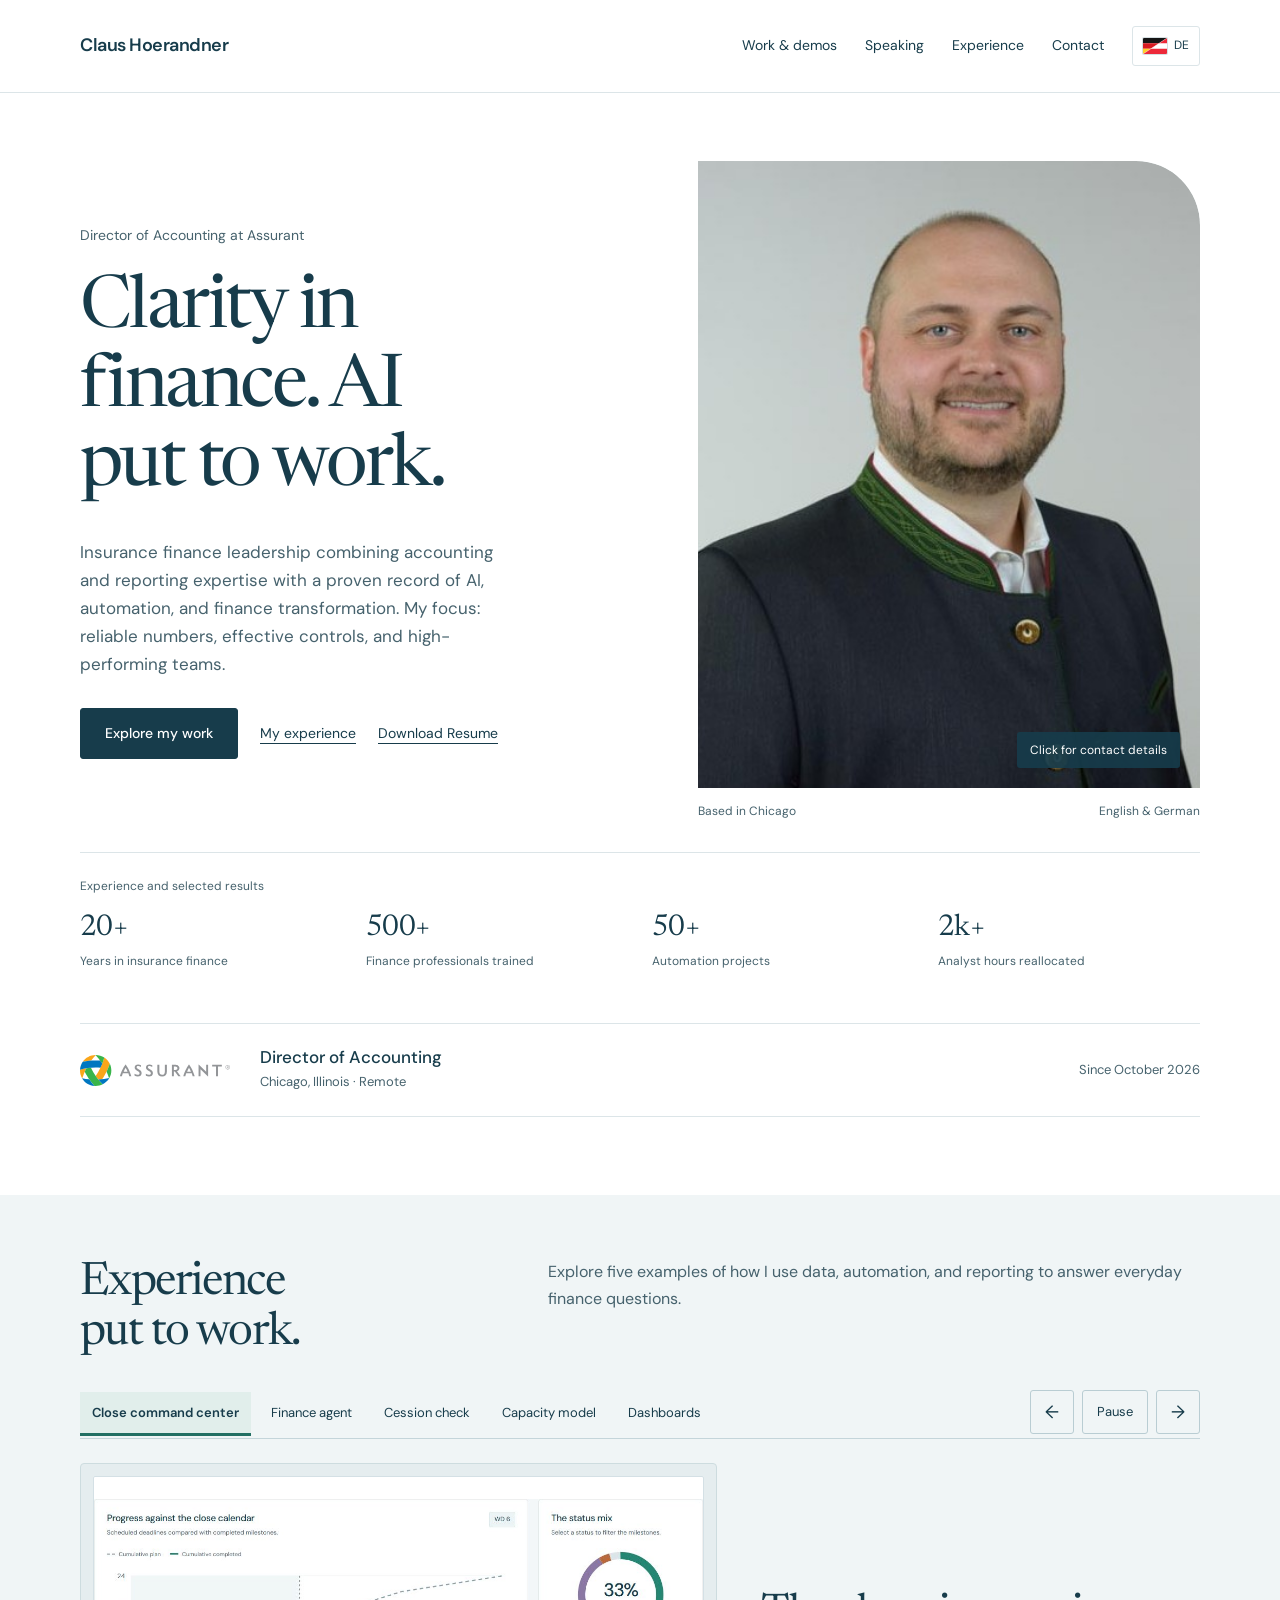
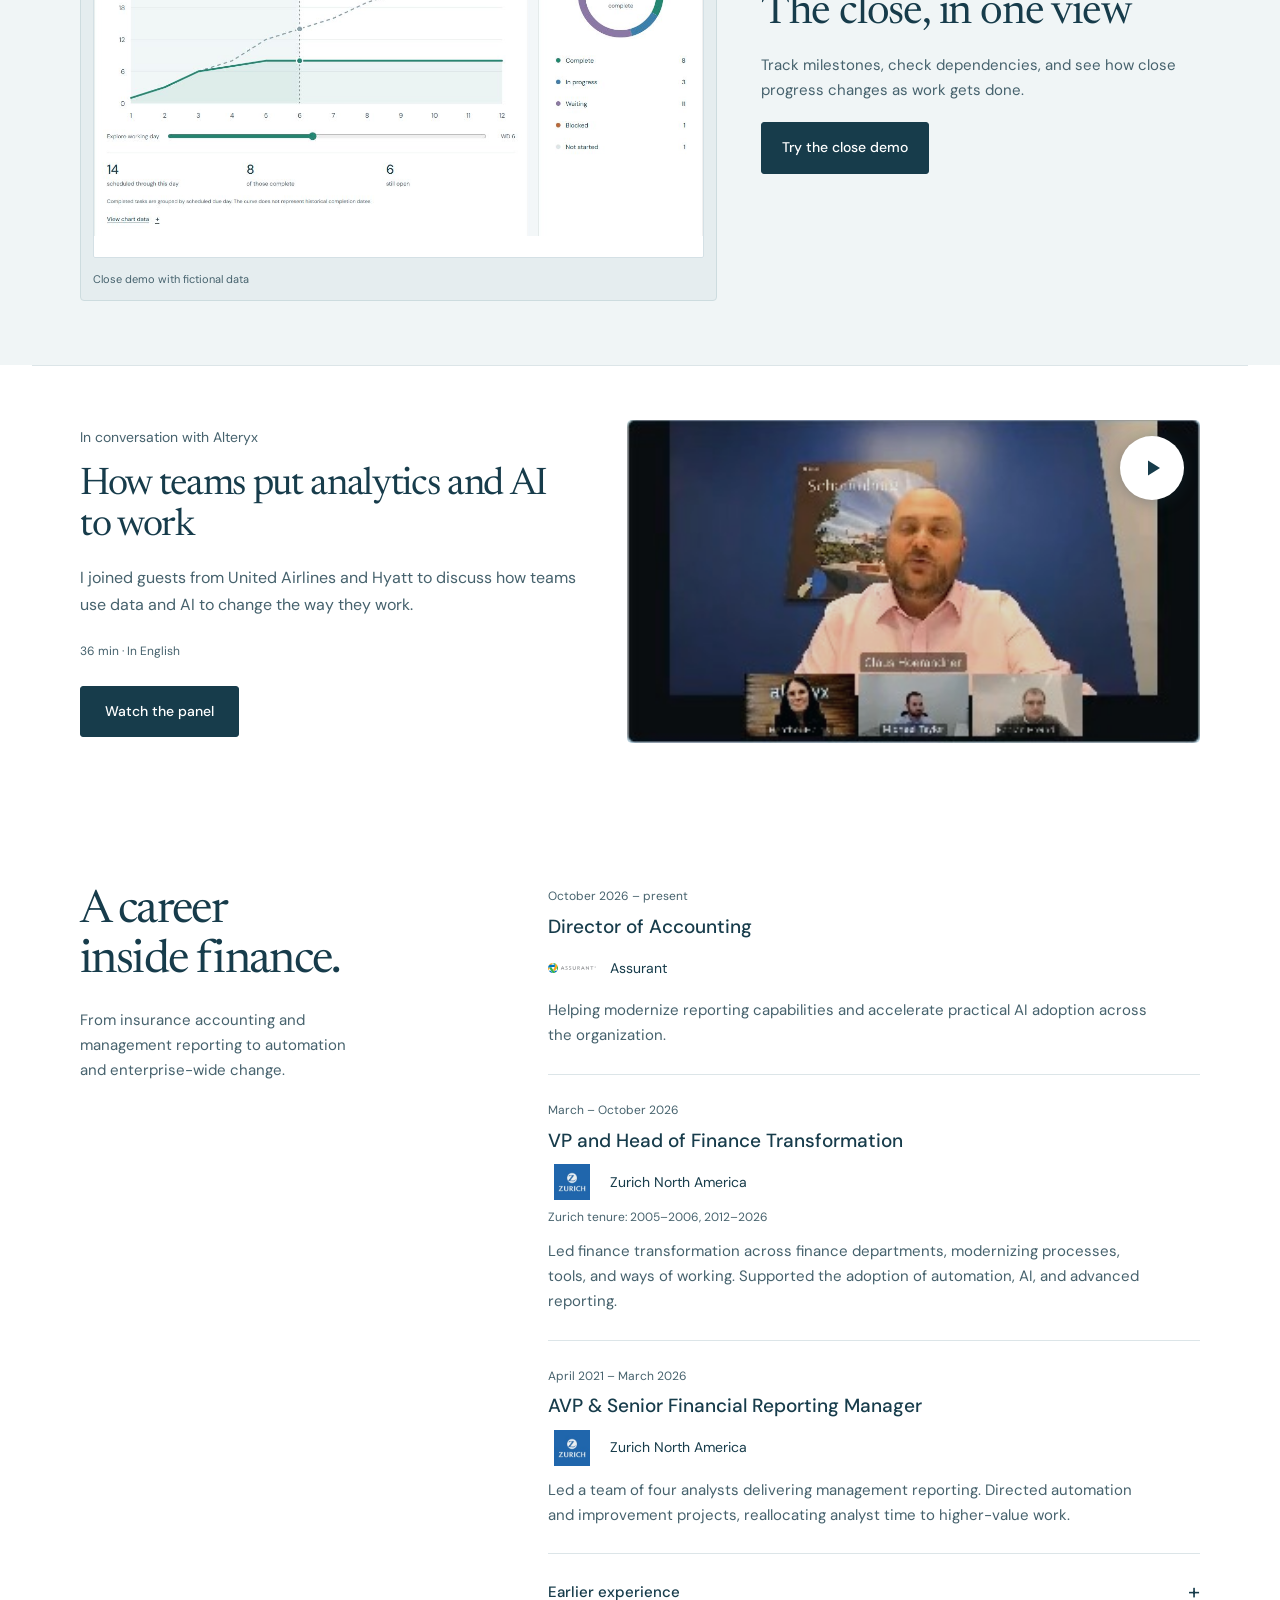
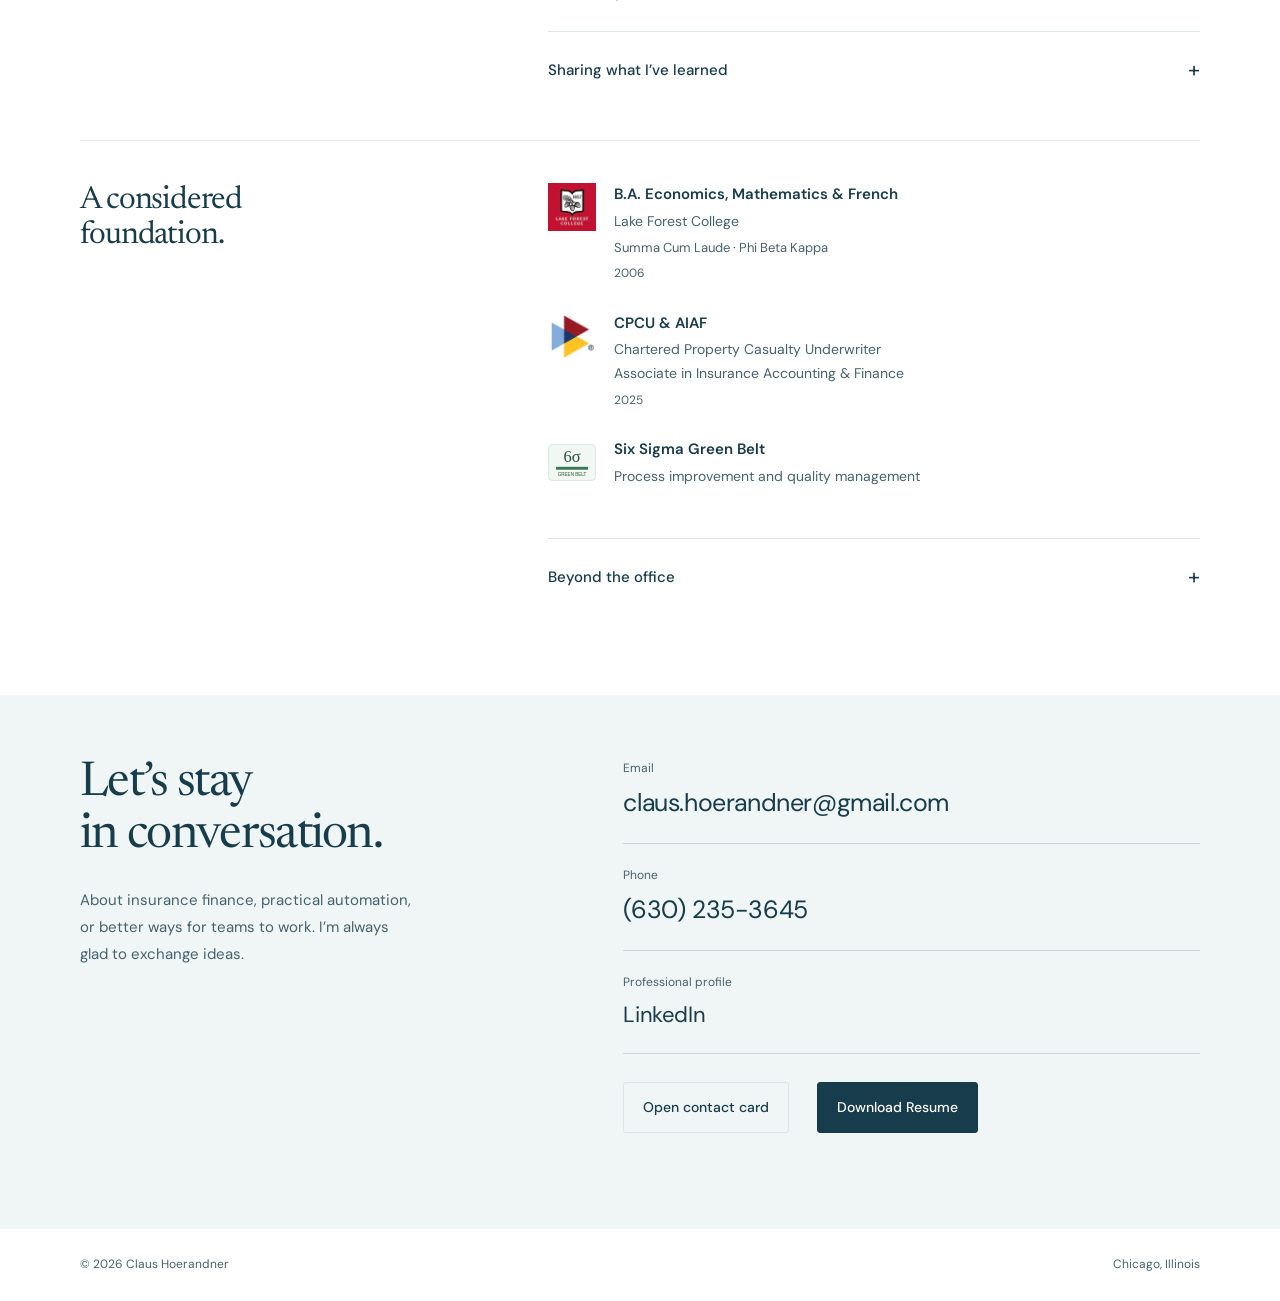
<file: index.html>
<!doctype html>
<html lang="en">
<head>
<meta charset="utf-8"><meta name="viewport" content="width=device-width, initial-scale=1">
<title>Claus Hoerandner — Finance Leadership & Applied AI</title>
<meta name="description" content="Claus Hoerandner, Director of Accounting at Assurant. Experience in insurance finance, financial reporting, and practical transformation. Explore selected work and interactive demos.">
<link rel="canonical" href="https://claus1100xx.github.io/claus-hoerandner-portfolio/">
<meta property="og:title" content="Claus Hoerandner — Finance Leadership & Applied AI"><meta property="og:description" content="Clarity in finance. AI put to work. Explore my experience and the finance tools I build."><meta property="og:type" content="website"><meta property="og:url" content="https://claus1100xx.github.io/claus-hoerandner-portfolio/"><meta property="og:image" content="https://claus1100xx.github.io/claus-hoerandner-portfolio/Headshot2.jpg">
<meta name="theme-color" content="#173c4b"><link rel="icon" href="favicon.svg" type="image/svg+xml"><link rel="stylesheet" href="styles.css?v=20261108-flags"><link rel="stylesheet" href="home-demos.css?v=2"><script src="main.js?v=20261108-diagonal-flags" defer></script><script src="home-demos.js?v=1" defer></script>
</head>
<body data-title-en="Claus Hoerandner — Finance Leadership & Applied AI" data-title-de="Claus Hoerandner — Finanzführung & angewandte KI">
<a class="skip-link" href="#main" data-de="Zum Inhalt">Skip to content</a>
<header class="site-header"><nav class="shell nav" aria-label="Main navigation"><a class="brand" href="index.html">Claus Hoerandner</a><div class="nav-links"><a href="work.html" data-de="Projekte & Demos">Work & demos</a><a href="#speaking" data-de="Vorträge">Speaking</a><a href="#experience" data-de="Erfahrung">Experience</a><a href="#contact" data-de="Kontakt">Contact</a><button class="language-toggle" type="button" aria-label="Switch to German"><img src="logos/flag-de-at.svg" alt="" width="24" height="16"><span>DE</span></button></div></nav></header>
<main id="main">
<div class="shell">
 <section class="hero" aria-labelledby="hero-title">
  <div><p class="hero-role" data-de="Director of Accounting bei Assurant">Director of Accounting at Assurant</p><h1 id="hero-title" data-de="Klarheit in Finanzen. KI in der Praxis.">Clarity in finance. AI put to work.</h1><p class="hero-intro" data-de="Führung in Versicherungsfinanzen verbindet fundierte Expertise in Rechnungswesen und Reporting mit nachweisbaren Erfolgen mit KI, Automatisierung und Finanztransformation. Mein Fokus: verlässliche Zahlen, wirksame Kontrollen und leistungsfähige Teams.">Insurance finance leadership combining accounting and reporting expertise with a proven record of AI, automation, and finance transformation. My focus: reliable numbers, effective controls, and high-performing teams.</p><div class="actions"><a class="button" href="work.html" data-de="Meine Projekte entdecken">Explore my work</a><a class="text-link" href="#experience" data-de="Meine Erfahrung">My experience</a><a class="text-link" href="https://github.com/claus1100xx/claus-hoerandner-portfolio/raw/refs/heads/master/Claus_Hoerandner_Resume.docx?download=1" download="Claus_Hoerandner_Resume.docx" data-resume-download data-de="Lebenslauf herunterladen">Download Resume</a></div></div>
  <figure class="hero-photo"><div class="portrait-card" id="portrait-card"><div class="portrait-card-inner">
<button class="portrait-face portrait-front" type="button" aria-label="Show Claus Hoerandner’s contact details" aria-expanded="false" aria-controls="portrait-contact"><img src="Headshot2.jpg" alt="Claus Hoerandner" width="541" height="531" fetchpriority="high"><span class="portrait-hint" data-de="Kontakt anzeigen">Click for contact details</span></button>
<div class="portrait-face portrait-back" id="portrait-contact" aria-hidden="true" inert><div><p class="portrait-name">Claus Hoerandner</p><h2 tabindex="-1" data-de="Kontakt.">Let’s connect.</h2></div><div class="portrait-contact-links"><div><span data-de="E-Mail">Email</span><a href="mailto:claus.hoerandner@gmail.com">claus.hoerandner@gmail.com</a></div><div><span data-de="Telefon">Phone</span><a href="tel:+16302353645">(630) 235-3645</a></div></div><div class="portrait-card-actions"><a class="portrait-vcard" href="Claus_Hoerandner.vcf" download="Claus_Hoerandner.vcf" data-contact-card data-de="Kontaktkarte öffnen">Open contact card</a><button class="portrait-return" type="button"><span data-de="Zum Foto">Back to photo</span></button></div></div>
</div></div><figcaption><span data-de="Standort Chicago">Based in Chicago</span><span data-de="Englisch & Deutsch">English & German</span></figcaption></figure>
<section class="impact-strip hero-stats" aria-labelledby="impact-label"><p id="impact-label" class="impact-context" data-de="Erfahrung und ausgewählte Ergebnisse">Experience and selected results</p><dl class="impact-metrics"><div><dt data-stat="experience">20+</dt><dd data-de="Jahre in Versicherungsfinanzen">Years in insurance finance</dd></div><div><dt data-stat="trained">500+</dt><dd data-de="Finanzfachleute geschult">Finance professionals trained</dd></div><div><dt data-stat="automations">50+</dt><dd data-de="Automatisierungen">Automation projects</dd></div><div><dt data-stat="hours" data-de="2 Tsd.+">2k+</dt><dd data-de="Analystenstunden freigesetzt">Analyst hours reallocated</dd></div></dl></section>
 </section>
 <div class="current-role"><img src="logos/assurant.svg" alt="Assurant" width="150" height="31"><div><h2>Director of Accounting</h2><p data-de="Chicago, Illinois · Remote">Chicago, Illinois · Remote</p></div><span class="since" data-de="Seit Oktober 2026">Since October 2026</span></div>

</div>
<section class="selected-work" id="achievements" aria-labelledby="demo-heading">
  <div class="shell">
    <div class="section-heading">
      <h2 id="demo-heading" data-de="Erfahrung, die<br>praktisch wird.">Experience<br>put to work.</h2>
      <p data-de="Entdecken Sie fünf Beispiele dafür, wie Daten, Automatisierung und Reporting konkrete Fragen aus dem Finanzalltag beantworten.">Explore five examples of how I use data, automation, and reporting to answer everyday finance questions.</p>
    </div>
    <div class="demo-carousel">
      <div class="demo-toolbar" hidden>
        <div class="demo-tabs" role="tablist" aria-label="Interactive demos">
          <button type="button" id="demo-tab-close" role="tab" aria-controls="demo-close" aria-selected="true" data-de="Abschlusssteuerung">Close command center</button>
          <button type="button" id="demo-tab-finance" role="tab" aria-controls="demo-finance" aria-selected="false" tabindex="-1" data-de="Finanz-Agent">Finance agent</button>
          <button type="button" id="demo-tab-cession" role="tab" aria-controls="demo-cession" aria-selected="false" tabindex="-1" data-de="Zessionsprüfung">Cession check</button>
          <button type="button" id="demo-tab-capacity" role="tab" aria-controls="demo-capacity" aria-selected="false" tabindex="-1" data-de="Kapazitätsmodell">Capacity model</button>
          <button type="button" id="demo-tab-dashboards" role="tab" aria-controls="demo-dashboards" aria-selected="false" tabindex="-1">Dashboards</button>
        </div>
        <div class="demo-controls">
          <button type="button" class="demo-previous" aria-label="Previous demo">←</button>
          <button type="button" class="demo-rotation" aria-label="Pause automatic rotation">Pause</button>
          <button type="button" class="demo-next" aria-label="Next demo">→</button>
        </div>
      </div>
      <div class="demo-stage">
        <article class="featured-project demo-slide" id="demo-close" role="tabpanel" aria-labelledby="demo-tab-close" data-current>
          <a class="featured-preview" href="close-demo.html"><img src="assets/demo-previews/close-en.jpg" data-preview="close" data-alt-en="Close demo preview with a progress curve and status breakdown" data-alt-de="Vorschau der Abschluss-Demo mit Fortschrittskurve und Statusübersicht" alt="Close demo preview with a progress curve and status breakdown" width="1184" height="655" loading="lazy"><span class="preview-caption" data-de="Abschluss-Demo mit fiktiven Daten">Close demo with fictional data</span></a>
          <div class="featured-story"><h3 data-de="Den Abschluss im Blick">The close, in one view</h3><p class="featured-description" data-de="Verfolgen Sie Meilensteine, prüfen Sie Abhängigkeiten und sehen Sie, wie sich der Abschlussfortschritt mit jeder erledigten Aufgabe ändert.">Track milestones, check dependencies, and see how close progress changes as work gets done.</p><a class="button" href="close-demo.html" data-de="Abschluss-Demo ausprobieren">Try the close demo</a></div>
        </article>
        <article class="featured-project demo-slide" id="demo-finance" role="tabpanel" aria-labelledby="demo-tab-finance" inert>
          <a class="featured-preview" href="finance-demo.html"><img src="assets/demo-previews/finance-en.jpg" data-preview="finance" data-alt-en="Finance agent preview with an operating profit answer and variance chart" data-alt-de="Vorschau des Finanz-Agenten mit Betriebsergebnis und Abweichungsdiagramm" alt="Finance agent preview with an operating profit answer and variance chart" width="822" height="565" loading="lazy"><span class="preview-caption" data-de="Agenten-Simulation mit fiktiven Finanzdaten">Agent simulation with fictional financial data</span></a>
          <div class="featured-story"><h3 data-de="Mit Finanzdaten sprechen">Talk to your financial data</h3><p class="featured-description" data-de="Fragen Sie nach Planabweichungen, stellen Sie eine Folgefrage und prüfen Sie die Daten hinter der Antwort.">Ask about a budget variance, follow up about a region, and inspect the ledger behind the answer.</p><a class="button" href="finance-demo.html" data-de="Finanz-Agenten ausprobieren">Try the finance agent</a></div>
        </article>
        <article class="featured-project demo-slide" id="demo-cession" role="tabpanel" aria-labelledby="demo-tab-cession" inert>
          <a class="featured-preview" href="work.html#cession"><img src="assets/demo-previews/cession-en.jpg" data-preview="cession" data-alt-en="Cession check preview with tolerance controls and a table of policy exceptions" data-alt-de="Vorschau der Zessionsprüfung mit Toleranzeinstellungen und Policenabweichungen" alt="Cession check preview with tolerance controls and a table of policy exceptions" width="1216" height="685" loading="lazy"><span class="preview-caption" data-de="Zessionsprüfung mit synthetischen Policen">Cession check with synthetic policies</span></a>
          <div class="featured-story"><h3 data-de="Abweichungen in der Rückversicherung finden">Find reinsurance exceptions</h3><p class="featured-description" data-de="Legen Sie die erwartete Zessionsquote und Toleranz fest. Die Demo zeigt, welche Policen geprüft werden sollten.">Set a target cession rate and tolerance to see which sample policies need review.</p><a class="button" href="work.html#cession" data-de="Zessionsprüfung ausprobieren">Try the cession check</a></div>
        </article>
        <article class="featured-project demo-slide" id="demo-capacity" role="tabpanel" aria-labelledby="demo-tab-capacity" inert>
          <a class="featured-preview" href="work.html#capacity"><img src="assets/demo-previews/capacity-en.jpg" data-preview="capacity" data-alt-en="Capacity calculator preview with adjustable assumptions and estimated annual hours" data-alt-de="Vorschau des Kapazitätsmodells mit veränderbaren Annahmen und geschätzten Jahresstunden" alt="Capacity calculator preview with adjustable assumptions and estimated annual hours" width="1216" height="508" loading="lazy"><span class="preview-caption" data-de="Kapazitätsmodell mit Beispielannahmen">Capacity model with sample assumptions</span></a>
          <div class="featured-story"><h3 data-de="Wie viel Zeit könnte Ihr Team gewinnen?">How much time could your team get back?</h3><p class="featured-description" data-de="Verändern Sie Teamgröße, manuellen Aufwand und Automatisierungsanteil, um die mögliche Zeitersparnis pro Jahr zu schätzen.">Adjust team size, manual hours, and the share of work automated to estimate the time you could free up each year.</p><a class="button" href="work.html#capacity" data-de="Kapazitätsmodell ausprobieren">Try the capacity model</a></div>
        </article>
        <article class="featured-project demo-slide" id="demo-dashboards" role="tabpanel" aria-labelledby="demo-tab-dashboards" inert>
          <a class="featured-preview" href="work.html#dashboards"><img src="assets/work/vendor-overview.jpg" alt="" width="1160" height="730" loading="lazy"><span class="preview-caption" data-de="Anonymisiertes Dashboard zu Lieferantenausgaben">Anonymized vendor spend dashboard</span></a>
          <div class="featured-story"><h3 data-de="Finanzdaten auf einen Blick">Data at your fingertips</h3><p class="featured-description" data-de="Sehen Sie, wie Dashboards Lieferantenausgaben, Abschlussfortschritt, IFRS-17-Berichterstattung und die Einhaltung von Ausgabenrichtlinien sichtbar machen.">See how dashboards bring vendor spend, close progress, IFRS 17 reporting, and expense compliance into view.</p><a class="button" href="work.html#dashboards" data-de="Dashboards ansehen">Explore the dashboards</a></div>
        </article>
      </div>
      <p class="demo-announcement sr-only" role="status" aria-live="polite"></p>
    </div>
  </div>
</section>
<section class="shell panel-feature watch-panel" id="speaking">
  <div>
    <p class="hero-role" data-de="Im Gespräch mit Alteryx">In conversation with Alteryx</p>
    <h2 data-de="Wie Teams Analytics und KI in die Praxis bringen">How teams put analytics and AI to work</h2>
    <p class="watch-panel-description" data-de="Ich habe mit Gästen von United Airlines und Hyatt darüber gesprochen, wie Teams mit Daten und KI ihre Arbeit verändern.">I joined guests from United Airlines and Hyatt to discuss how teams use data and AI to change the way they work.</p>
    <p class="watch-panel-meta" data-de="36 Min. · Auf Englisch">36 min · In English</p>
    <a class="button" href="speaking.html#panel-recording" data-de="Panel ansehen">Watch the panel</a>
  </div>
  <a class="watch-panel-preview" href="speaking.html#panel-recording">
    <img src="assets/speaking/alteryx-panel.jpg" alt="" width="322" height="183" loading="lazy">
    <span class="sr-only" data-de="Alteryx-Panel ansehen">Watch the Alteryx panel</span>
    <span class="watch-panel-play" aria-hidden="true"><svg width="24" height="24" viewBox="0 0 24 24" fill="currentColor"><path d="M8 4.5v15l12-7.5z"/></svg></span>
  </a>
</section>
<section class="section shell" id="experience"><div class="career-layout"><div class="career-intro"><h2 data-de="Eine Laufbahn<br>in Finanzen.">A career<br>inside finance.</h2><p data-de="Von Versicherungsrechnungswesen und Management-Reporting bis zu Automatisierung und unternehmensweitem Wandel.">From insurance accounting and management reporting to automation and enterprise-wide change.</p></div><div>
 <article class="career-entry"><p class="period" data-de="Oktober 2026 – heute">October 2026 – present</p><h3>Director of Accounting</h3><div class="career-company"><img src="logos/assurant.svg" alt="" width="48" height="36"><p class="company">Assurant</p></div><p class="description" data-de="Unterstützt die Modernisierung des Berichtswesens und die praktische Einführung von KI im Unternehmen.">Helping modernize reporting capabilities and accelerate practical AI adoption across the organization.</p></article>
 <article class="career-entry"><p class="period" data-de="März – Oktober 2026">March – October 2026</p><h3 data-de="VP und Leiter Finanztransformation">VP and Head of Finance Transformation</h3><div class="career-company"><img src="logos/Work_Experience_image1.jpeg" alt="" width="48" height="36"><p class="company">Zurich North America</p></div><p class="career-tenure" data-de="Zurich-Zeiträume: 2005–2006, 2012–2026">Zurich tenure: 2005–2006, 2012–2026</p><p class="description" data-de="Leitete die Finanztransformation über alle Finanzabteilungen hinweg und modernisierte Prozesse, Werkzeuge und Arbeitsweisen. Unterstützte die Einführung von Automatisierung, KI und modernem Reporting.">Led finance transformation across finance departments, modernizing processes, tools, and ways of working. Supported the adoption of automation, AI, and advanced reporting.</p></article>
 <article class="career-entry"><p class="period" data-de="April 2021 – März 2026">April 2021 – March 2026</p><h3>AVP & Senior Financial Reporting Manager</h3><div class="career-company"><img src="logos/Work_Experience_image1.jpeg" alt="" width="48" height="36"><p class="company">Zurich North America</p></div><p class="description" data-de="Führte vier Analysten im Management-Reporting. Leitete Automatisierungs- und Verbesserungsprojekte, die Analystenzeit für höherwertige Arbeit freisetzten.">Led a team of four analysts delivering management reporting. Directed automation and improvement projects, reallocating analyst time to higher-value work.</p></article>
 <details><summary data-de="Frühere Erfahrung">Earlier experience</summary><div class="detail-body">
  <article class="career-entry"><p class="period">2012–2021</p><h3>Senior Financial Analyst</h3><div class="career-company"><img src="logos/Work_Experience_image1.jpeg" alt="" width="48" height="36"><p>Zurich North America</p></div><p data-de="Leitete die Umstellung des Management-Reportings von IFRS 4 auf IFRS 17. Entwickelte Reporting-Automatisierungen und Dashboards für Führungskräfte.">Led the IFRS 4 to IFRS 17 management-reporting transition. Built reporting automations and dashboards for business leadership.</p></article>
  <article class="career-entry"><p class="period">2007–2012</p><h3>IT Financial Analyst / IT Controller</h3><div class="career-company"><img src="logos/Work_Experience_image2.jpeg" alt="" width="48" height="36"><p>Farmers Insurance Group</p></div><p data-de="Verantwortete die Finanzsteuerung eines IT-Infrastrukturbudgets von 440 Mio. USD und arbeitete als Financial Project Lead an einem zehnjährigen Sourcing-Programm über 5 Mrd. USD.">Managed financial planning for a $440M IT infrastructure budget and served as Financial Project Lead on a $5B, ten-year sourcing program.</p></article>
  <article class="career-entry"><h3 data-de="Die Grundlagen">The foundations</h3><div class="foundation-logos"><img src="logos/Work_Experience_image3.jpeg" alt="Lincoln Financial Group" width="90" height="40"><img src="logos/Work_Experience_image1.jpeg" alt="Zurich North America" width="48" height="40"><img src="logos/Work_Experience_image5.jpeg" alt="Lake Forest College" width="65" height="40"></div><p data-de="Frühere Stationen als Benefit Analyst bei Lincoln Financial Group (2007), Financial Analyst / Planner bei Zurich (2005–2006) und Research Assistant am Lake Forest College (2003–2004).">Earlier roles included Benefit Analyst at Lincoln Financial Group (2007), Financial Analyst / Planner at Zurich (2005–2006), and Research Assistant at Lake Forest College (2003–2004).</p><p data-de="Wirtschaftsforschung mit Professor Rob Lemke; zwei peer-reviewte wissenschaftliche Publikationen mitverfasst. [LINK TO PUBLICATIONS]">Economic research with Professor Rob Lemke; co-authored two peer-reviewed academic publications. [LINK TO PUBLICATIONS]</p></article>
 </div></details>
 <details id="talk"><summary data-de="Wissen weitergeben">Sharing what I’ve learned</summary><div class="detail-body"><p data-de="Finanzfachleute durch Lunch & Learns, Kurzvideos und praktische Demonstrationen in IFRS 17, Automatisierung und KI geschult.">Trained finance professionals through Lunch & Learns, short-form videos, and practical demonstrations covering IFRS 17, automation, and AI.</p><p data-de="Teilnahme an einem Alteryx-Panel zu Data Analytics und KI mit Teilnehmern von United Airlines und Hyatt.">Joined an Alteryx panel on data analytics and AI alongside participants from United Airlines and Hyatt.</p><p><a href="speaking.html" data-de="Panel ansehen">Watch the panel</a></p></div></details>

 </div></div>
 <div class="credentials" id="education"><h2 data-de="Eine fundierte<br>Basis.">A considered<br>foundation.</h2><div class="credential-list">
<article class="credential-line"><img class="credential-mark" src="logos/Work_Experience_image5.jpeg" alt="Lake Forest College" width="48" height="48"><div><h3 class="credential-title" data-de="B.A. Volkswirtschaft, Mathematik & Französisch">B.A. Economics, Mathematics & French</h3><p>Lake Forest College</p><p class="credential-honors">Summa Cum Laude · Phi Beta Kappa</p><p class="credential-date">2006</p></div></article>
<article class="credential-line"><img class="credential-mark" src="logos/Certifications_image1.jpeg" alt="The Institutes" width="48" height="48"><div><h3 class="credential-title">CPCU & AIAF</h3><p>Chartered Property Casualty Underwriter</p><p>Associate in Insurance Accounting & Finance</p><p class="credential-date">2025</p></div></article>
<article class="credential-line"><img class="credential-mark" src="logos/six-sigma-green-belt.svg" alt="Six Sigma Green Belt" width="48" height="48"><div><h3 class="credential-title">Six Sigma Green Belt</h3><p data-de="Prozessverbesserung und Qualitätsmanagement">Process improvement and quality management</p></div></article>
<details class="beyond" id="community"><summary data-de="Über das Büro hinaus">Beyond the office</summary><div class="detail-body community-activities">
<article class="community-activity"><img class="community-logo" src="logos/Board_member_image1.jpeg" alt="DANK Haus" width="56" height="56" loading="lazy"><div><h3>DANK Haus German American Cultural Center</h3><p class="community-role" data-de="Ehemaliges Vorstandsmitglied · Chicago · 2023–2025">Former board member · Chicago · 2023–2025</p><p class="community-description" data-de="Unterstützte die Arbeit des Kulturzentrums in Kultur, Bildung und Gemeinschaft sowie den Erhalt des deutsch-amerikanischen Erbes in Chicago.">Supported culture, education, and community through a Chicago institution dedicated to German American heritage.</p></div></article>
<article class="community-activity"><img class="community-logo" src="logos/Work_Experience_image1.jpeg" alt="Zurich North America" width="56" height="56" loading="lazy"><div><h3>Finance, Actuarial & Risk Social Committee</h3><p class="community-role" data-de="Gründer · Zurich North America">Founder · Zurich North America</p><p class="community-description" data-de="Gründete das Komitee, um Kollegen durch Lernangebote, ehrenamtliche Initiativen und gemeinsame Veranstaltungen zu verbinden.">Founded the committee to connect colleagues through learning, volunteering, and shared events.</p></div></article>
</div></details></div></div>
</section>

<section class="contact-section" id="contact"><div class="shell conversation-layout">
<div class="conversation-intro"><h2 data-de="Im Gespräch<br>bleiben.">Let’s stay<br>in conversation.</h2><p data-de="Über Versicherungsfinanzen, praktische Automatisierung oder bessere Zusammenarbeit im Team. Ich freue mich auf den Austausch.">About insurance finance, practical automation, or better ways for teams to work. I’m always glad to exchange ideas.</p></div>
<div class="conversation-details"><div class="conversation-method"><span class="conversation-label" data-de="E-Mail">Email</span><a href="mailto:claus.hoerandner@gmail.com">claus.hoerandner@gmail.com</a></div><div class="conversation-method"><span class="conversation-label" data-de="Telefon">Phone</span><a href="tel:+16302353645">(630) 235-3645</a></div><div class="conversation-method conversation-social"><span class="conversation-label" data-de="Berufliches Profil">Professional profile</span><a class="conversation-linkedin" href="https://www.linkedin.com/in/claus-hoerandner/" target="_blank" rel="noopener">LinkedIn</a></div><div class="conversation-actions"><a class="button secondary" href="Claus_Hoerandner.vcf" download="Claus_Hoerandner.vcf" data-contact-card data-de="Kontaktkarte öffnen">Open contact card</a><a class="button" href="https://github.com/claus1100xx/claus-hoerandner-portfolio/raw/refs/heads/master/Claus_Hoerandner_Resume.docx?download=1" download="Claus_Hoerandner_Resume.docx" data-resume-download data-de="Lebenslauf herunterladen">Download Resume</a></div><p id="resume-download-status" class="download-status" role="status" aria-live="polite"></p></div>
</div></section>
</main><footer class="shell footer"><span>© 2026 Claus Hoerandner</span><span>Chicago, Illinois</span></footer>
</body></html>
</file>
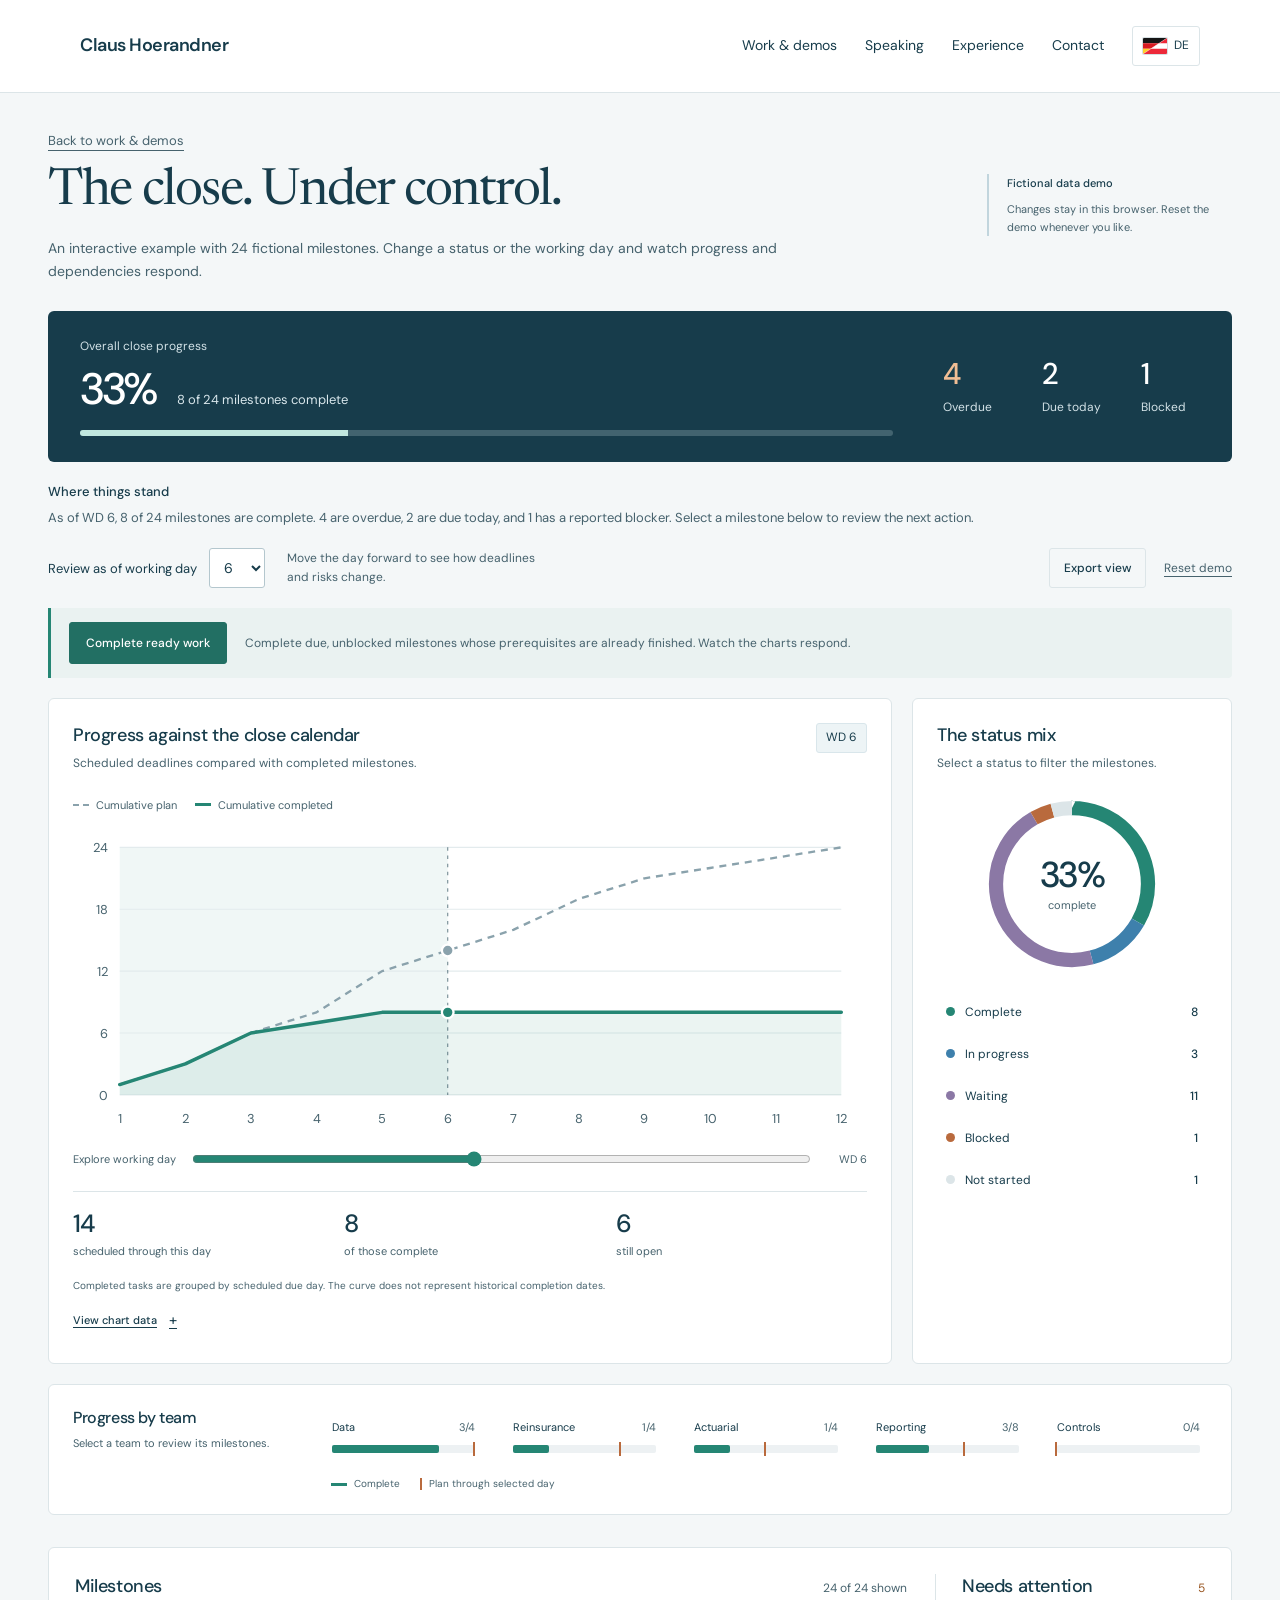
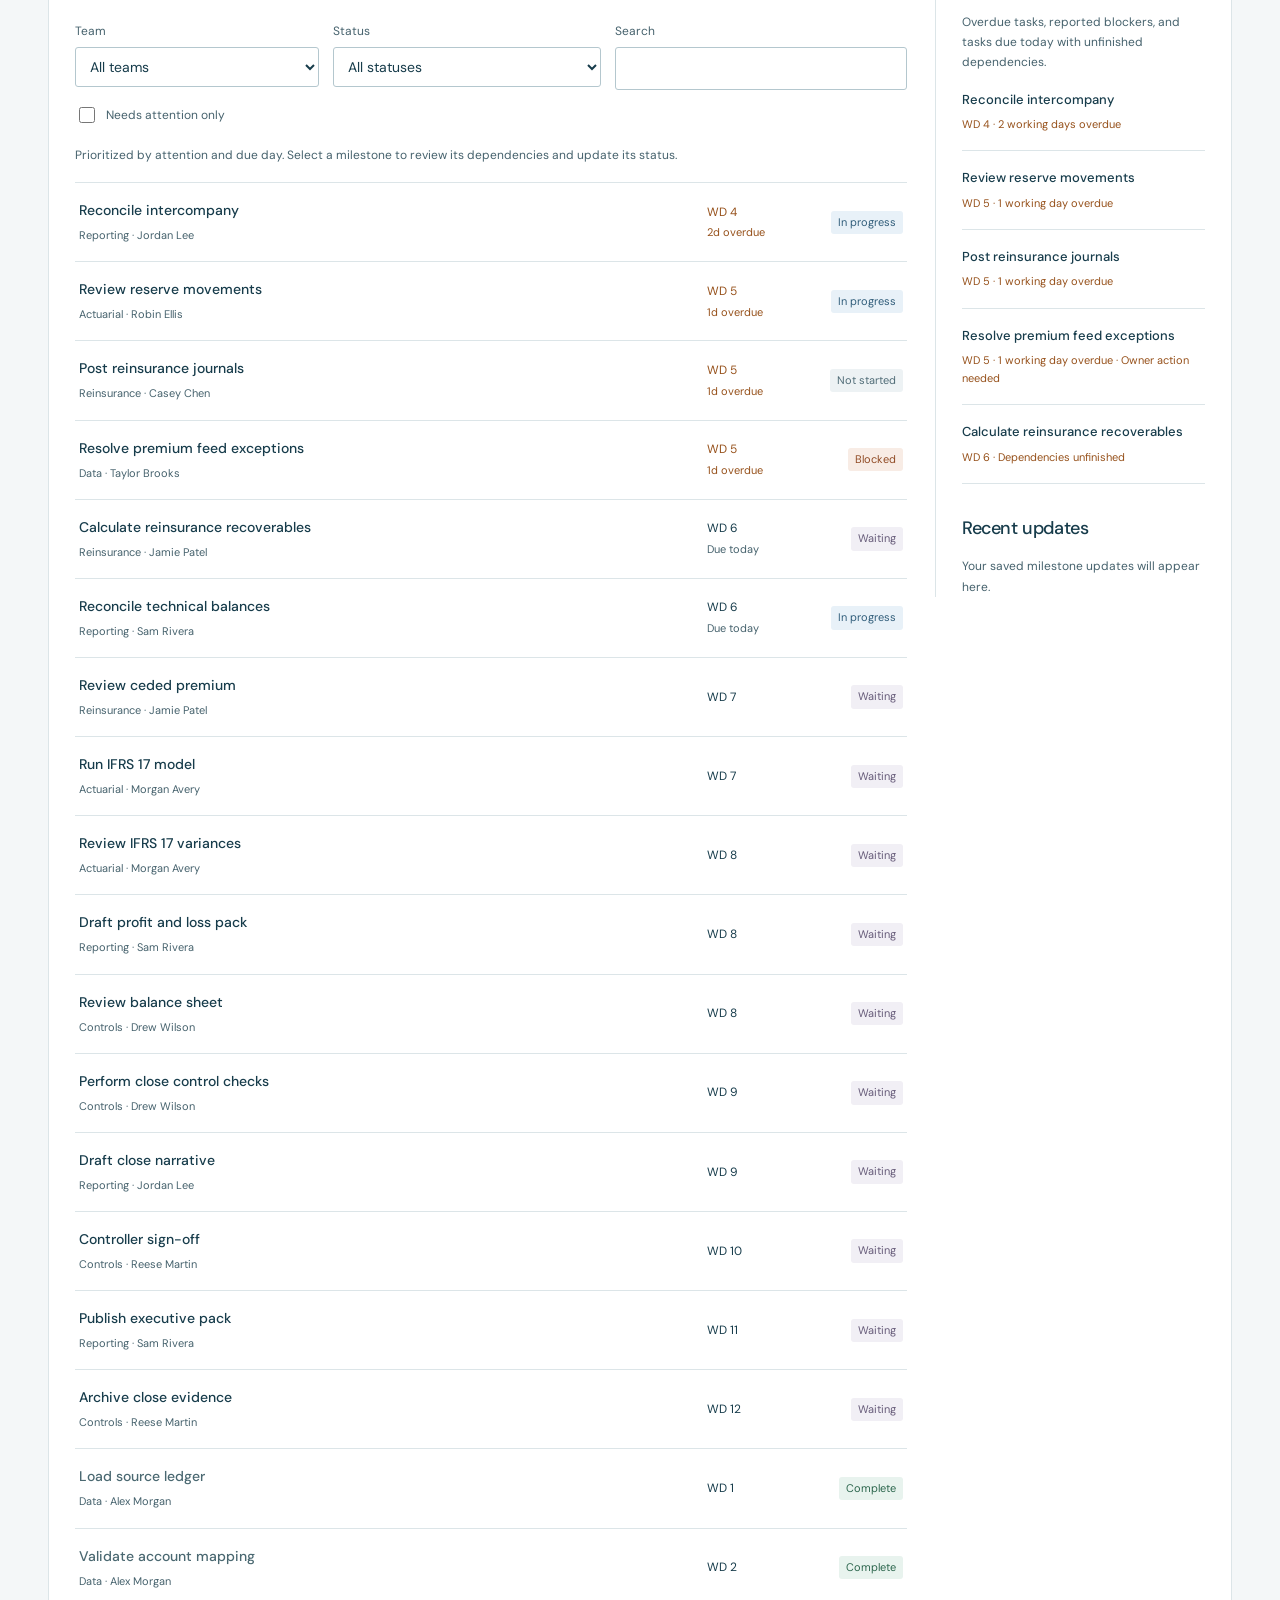
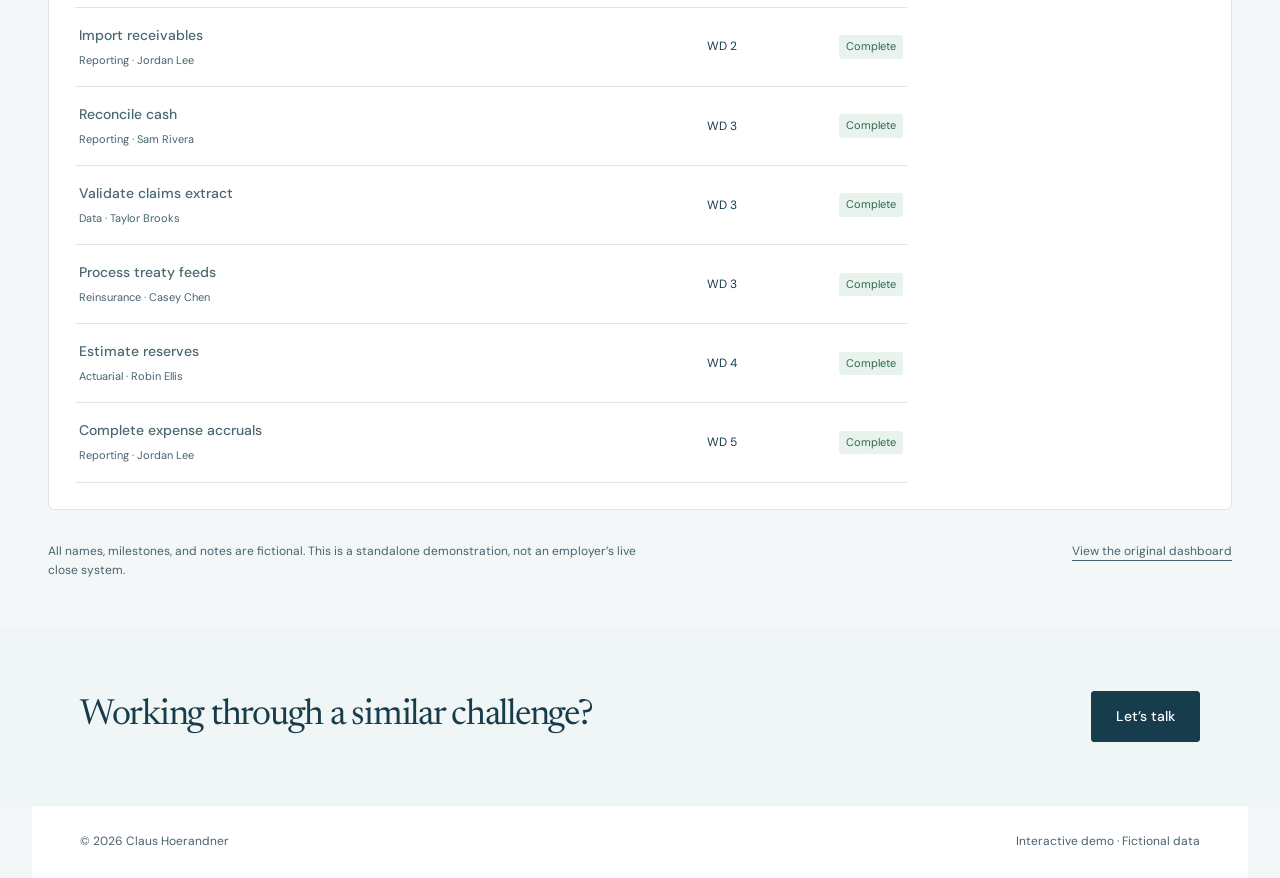
<file: close-demo.html>
<!doctype html>
<html lang="en"><head>
<meta charset="utf-8"><meta name="viewport" content="width=device-width,initial-scale=1">
<title>Close Command Center Demo — Claus Hoerandner</title><meta name="description" content="Explore an interactive financial close command center built by Claus Hoerandner. Fictional milestones, working-day controls, dependencies, and live progress tracking.">
<link rel="canonical" href="https://claus1100xx.github.io/claus-hoerandner-portfolio/close-demo.html"><link rel="icon" href="favicon.svg" type="image/svg+xml"><meta name="theme-color" content="#173c4b">
<meta property="og:title" content="Interactive Close Command Center — Claus Hoerandner"><meta property="og:description" content="Try a fictional financial close. Update milestones and see progress, dependencies, and risks respond."><meta property="og:type" content="website"><meta property="og:url" content="https://claus1100xx.github.io/claus-hoerandner-portfolio/close-demo.html">
<link rel="stylesheet" href="styles.css?v=20261108-flags"><link rel="stylesheet" href="close-demo.css?v=20261027-charts"><script src="main.js?v=20261108-diagonal-flags" defer></script><script src="close-demo.js?v=20261027-charts" defer></script>
<meta property="og:image" content="https://claus1100xx.github.io/claus-hoerandner-portfolio/Headshot2.jpg">
</head><body class="close-demo-page" data-title-en="Close Command Center Demo — Claus Hoerandner" data-title-de="Interaktive Abschlusssteuerung — Claus Hoerandner">
<a class="skip-link" href="#main" data-de="Zum Inhalt">Skip to content</a>
<header class="site-header"><nav class="shell nav" aria-label="Main navigation"><a class="brand" href="index.html">Claus Hoerandner</a><div class="nav-links"><a href="work.html" data-de="Projekte & Demos">Work & demos</a><a href="speaking.html" data-de="Vorträge">Speaking</a><a href="index.html#experience" data-de="Erfahrung">Experience</a><a href="index.html#contact" data-de="Kontakt">Contact</a><button class="language-toggle" type="button" aria-label="Switch to German"><img src="logos/flag-de-at.svg" alt="" width="24" height="16"><span>DE</span></button></div></nav></header>
<main id="main" class="shell close-shell">
<div class="close-intro"><div><a class="close-back" href="work.html" data-de="Zurück zu Projekten & Demos">Back to work & demos</a><h1 data-de="Der Abschluss.<br> Unter Kontrolle.">The close.<br> Under control.</h1><p data-de="Ein interaktives Beispiel mit 24 fiktiven Meilensteinen. Verändern Sie Status oder Arbeitstag und verfolgen Sie Fortschritt und Abhängigkeiten.">An interactive example with 24 fictional milestones. Change a status or the working day and watch progress and dependencies respond.</p></div><div class="close-demo-note"><strong data-de="Demo mit fiktiven Daten">Fictional data demo</strong><span data-de="Änderungen bleiben in diesem Browser. Setzen Sie die Demo jederzeit zurück.">Changes stay in this browser. Reset the demo whenever you like.</span><span id="close-storage-note" hidden></span></div></div>
<noscript><p class="close-notice">This interactive demo needs JavaScript. <a href="work.html#close">View the original dashboard screenshots instead.</a></p></noscript>
<div id="close-app" hidden>
<section class="close-overview" aria-labelledby="close-overview-title"><div class="close-overview-main"><p id="close-overview-title" data-de="Gesamter Abschlussfortschritt">Overall close progress</p><div class="close-progress-value"><strong id="close-percent">33%</strong><span id="close-completed">8 of 24 milestones complete</span></div><div class="close-progress" id="close-progress" role="progressbar" aria-label="Close progress" aria-valuemin="0" aria-valuemax="100" aria-valuenow="33"><span></span></div></div><div class="close-risk-counts"><div><strong id="close-overdue">4</strong><span data-de="Überfällig">Overdue</span></div><div><strong id="close-due">2</strong><span data-de="Heute fällig">Due today</span></div><div><strong id="close-blocked">1</strong><span data-de="Blockiert">Blocked</span></div></div></section>
<section class="close-brief" aria-labelledby="close-brief-title"><h2 id="close-brief-title" data-de="Der aktuelle Stand">Where things stand</h2><p id="close-brief-text"></p></section>
<div class="close-simulation"><label for="close-day"><span data-de="Prüfung zum Arbeitstag">Review as of working day</span><select id="close-day" aria-describedby="close-day-help"></select></label><p id="close-day-help" data-de="Ändern Sie den Arbeitstag, um zu sehen, wie sich Fälligkeiten und Risiken verändern.">Move the day forward to see how deadlines and risks change.</p><div class="close-utility-actions"><button class="button secondary" type="button" id="close-export" data-de="Ansicht exportieren">Export view</button><button class="close-reset" type="button" id="close-reset" data-de="Demo zurücksetzen">Reset demo</button></div></div>
<div class="close-quick-action"><button class="button" type="button" id="close-ready" data-de="Bereite Aufgaben abschließen">Complete ready work</button><p data-de="Schließt fällige, nicht blockierte Meilensteine mit bereits erfüllten Voraussetzungen ab. Die Diagramme reagieren sofort.">Complete due, unblocked milestones whose prerequisites are already finished. Watch the charts respond.</p></div>
<section class="close-analytics" aria-label="Close analytics">
<article class="close-chart-panel close-curve-panel" aria-labelledby="close-curve-title">
<div class="close-chart-heading"><div><h2 id="close-curve-title" data-de="Fortschritt im Abschlusskalender">Progress against the close calendar</h2><p data-de="Geplante Fälligkeiten und abgeschlossene Meilensteine im Vergleich.">Scheduled deadlines compared with completed milestones.</p></div><span class="close-day-badge" id="close-chart-day"></span></div>
<div class="close-chart-legend"><span><i class="close-key planned"></i><span data-de="Plan kumuliert">Cumulative plan</span></span><span><i class="close-key complete"></i><span data-de="Abgeschlossen kumuliert">Cumulative completed</span></span></div>
<div id="close-curve" class="close-curve"></div>
<div class="close-day-scrubber"><label for="close-day-range" data-de="Arbeitstag auswählen">Explore working day</label><input type="range" id="close-day-range" min="1" max="12" value="6"><output id="close-range-value" for="close-day-range"></output></div>
<div class="close-curve-readout" id="close-curve-readout" aria-live="polite"></div>
<p class="close-chart-footnote" data-de="Abgeschlossene Aufgaben sind nach ihrem geplanten Fälligkeitstag gruppiert. Die Kurve zeigt keine historischen Abschlusszeitpunkte.">Completed tasks are grouped by scheduled due day. The curve does not represent historical completion dates.</p>
<details class="close-chart-data"><summary data-de="Diagrammdaten anzeigen">View chart data</summary><div id="close-curve-table"></div></details>
</article>
<article class="close-chart-panel close-status-panel" aria-labelledby="close-mix-title"><div class="close-chart-heading"><div><h2 id="close-mix-title" data-de="Status im Überblick">The status mix</h2><p data-de="Status auswählen, um die Meilensteine zu filtern.">Select a status to filter the milestones.</p></div></div><div class="close-donut-wrap"><div id="close-donut"></div><div class="close-donut-label"><strong id="close-ring-percent"></strong><span data-de="abgeschlossen">complete</span></div></div><div id="close-status-legend" class="close-status-legend"></div></article>
<article class="close-chart-panel close-team-panel" aria-labelledby="close-team-title"><div class="close-chart-heading"><div><h2 id="close-team-title" data-de="Fortschritt nach Team">Progress by team</h2><p data-de="Team auswählen, um dessen Meilensteine zu prüfen.">Select a team to review its milestones.</p></div></div><div class="close-teams" aria-label="Team progress" id="close-teams"></div><div class="close-team-key"><span><i class="close-key complete"></i><span data-de="Abgeschlossen">Complete</span></span><span><i class="close-key due"></i><span data-de="Plan bis zum gewählten Tag">Plan through selected day</span></span></div></article>
</section>
<div class="close-workspace"><section class="close-milestones" aria-labelledby="close-list-heading"><div class="close-list-title"><h2 id="close-list-heading" data-de="Meilensteine">Milestones</h2><span id="close-result-count" aria-live="polite"></span></div>
<div class="close-filters"><label><span data-de="Team">Team</span><select id="close-team"><option value="all" data-de="Alle Teams">All teams</option></select></label><label><span>Status</span><select id="close-status"><option value="all" data-de="Alle Status">All statuses</option><option value="todo" data-de="Nicht begonnen">Not started</option><option value="progress" data-de="In Arbeit">In progress</option><option value="waiting" data-de="Wartet auf Vorarbeit">Waiting on dependencies</option><option value="blocked" data-de="Blockiert">Blocked</option><option value="done" data-de="Abgeschlossen">Complete</option></select></label><label class="close-search"><span data-de="Suchen">Search</span><input type="search" id="close-search" aria-label="Search milestones or owners"></label><label class="close-attention-filter"><input id="close-attention-only" type="checkbox"><span data-de="Nur Handlungsbedarf">Needs attention only</span></label></div>
<p class="close-list-help" data-de="Nach Handlungsbedarf und Fälligkeit sortiert. Wählen Sie einen Meilenstein, um Abhängigkeiten und Status zu prüfen.">Prioritized by attention and due day. Select a milestone to review its dependencies and update its status.</p><div class="close-list" id="close-list"></div><p id="close-empty" class="close-empty" hidden data-de="Keine Meilensteine für diese Filter. Ändern Sie die Auswahl oder löschen Sie die Suche.">No milestones match these filters. Adjust the filters or clear the search.</p>
</section><aside class="close-sidebar"><section aria-labelledby="close-attention-title"><div class="close-aside-heading"><h2 id="close-attention-title" data-de="Handlungsbedarf">Needs attention</h2><span id="close-attention-count"></span></div><p class="close-aside-help" data-de="Überfällige Aufgaben, gemeldete Blockaden und heute fällige Aufgaben mit offenen Abhängigkeiten.">Overdue tasks, reported blockers, and tasks due today with unfinished dependencies.</p><div id="close-attention-list"></div></section><section class="close-history" aria-labelledby="close-history-title"><h2 id="close-history-title" data-de="Letzte Änderungen">Recent updates</h2><div id="close-history-list"></div></section></aside></div>
<div class="close-bottom-note"><p data-de="Alle Namen, Meilensteine und Notizen sind fiktiv. Dies ist eine eigenständige Demonstration und kein Live-System eines Arbeitgebers.">All names, milestones, and notes are fictional. This is a standalone demonstration, not an employer’s live close system.</p><a href="work.html#close" data-de="Original-Dashboard ansehen">View the original dashboard</a></div>
<p id="close-announcement" class="sr-only" role="status" aria-live="polite"></p>
</div>
</main>
<section class="contact-section"><div class="shell close-contact"><h2 data-de="Eine ähnliche Herausforderung?">Working through a similar challenge?</h2><a class="button" href="index.html#contact" data-de="Kontakt aufnehmen">Let’s talk</a></div></section><footer class="shell footer"><span>© 2026 Claus Hoerandner</span><span data-de="Interaktive Demo · Fiktive Daten">Interactive demo · Fictional data</span></footer>
<dialog class="close-task-dialog" id="close-task-dialog" aria-labelledby="close-task-title"><div class="close-dialog-header"><span id="close-task-id"></span><button type="button" id="close-task-close" data-de="Schließen">Close</button></div><h2 id="close-task-title"></h2><p class="close-task-meta" id="close-task-meta"></p><div class="close-task-guidance" id="close-task-guidance"></div><h3 data-de="Voraussetzungen">Dependencies</h3><div class="close-dependencies" id="close-dependencies"></div><form id="close-task-form"><label for="close-task-status"><span data-de="Status aktualisieren">Update status</span><select id="close-task-status"><option value="todo" data-de="Nicht begonnen">Not started</option><option value="progress" data-de="In Arbeit">In progress</option><option value="blocked" data-de="Blockiert">Blocked</option><option value="done" data-de="Abgeschlossen">Complete</option></select></label><label for="close-task-note"><span data-de="Prüfnotiz">Review note</span><textarea id="close-task-note" maxlength="600" rows="3"></textarea></label><p class="close-form-error" id="close-task-error" role="alert" hidden></p><p class="close-task-help" data-de="Der Abschluss ist erst möglich, wenn alle Voraussetzungen abgeschlossen sind. Wird eine Voraussetzung erneut geöffnet, werden abhängige Abschlüsse ebenfalls wieder geöffnet.">Completion requires all dependencies to be complete. Reopening a prerequisite also reopens completed downstream milestones.</p><button class="button" type="submit" data-de="Änderung speichern">Save update</button></form></dialog>
</body></html>
</file>
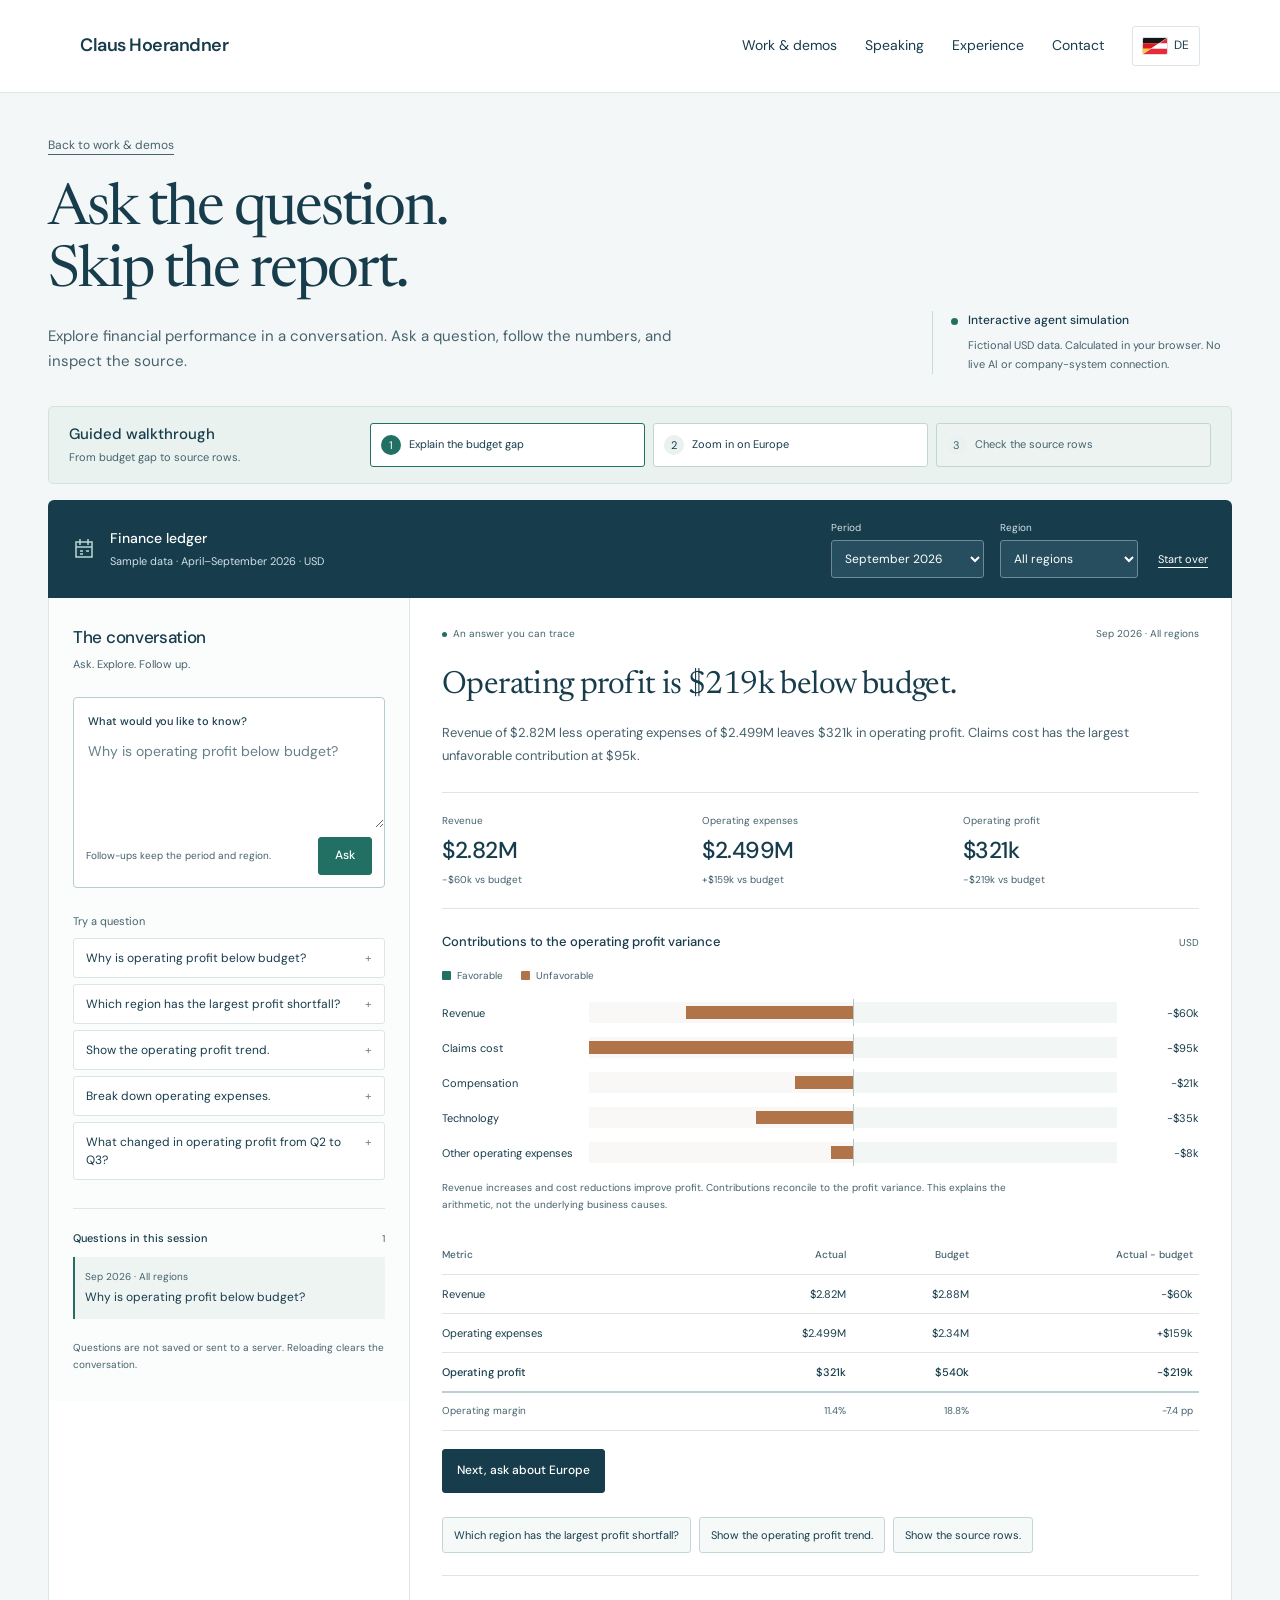
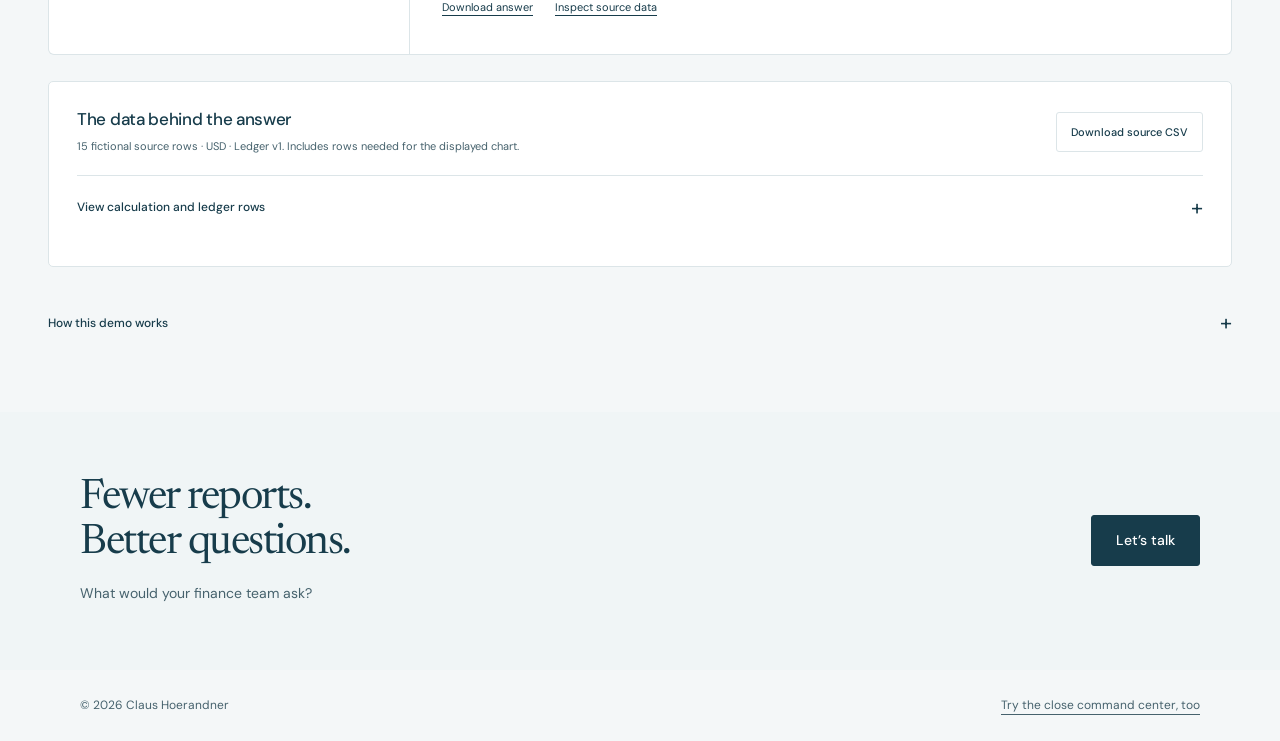
<file: finance-demo.html>
<!doctype html>
<html lang="en">
<head>
<meta charset="utf-8"><meta name="viewport" content="width=device-width,initial-scale=1">
<title>Talk to your financial data — Claus Hoerandner</title>
<meta name="description" content="Explore a conversational finance agent demo. Ask about performance, investigate budget variances, and inspect the fictional data behind each answer.">
<link rel="canonical" href="https://claus1100xx.github.io/claus-hoerandner-portfolio/finance-demo.html"><link rel="icon" href="favicon.svg" type="image/svg+xml"><meta name="theme-color" content="#173c4b">
<meta property="og:title" content="Talk to your financial data — Interactive demo"><meta property="og:description" content="Ask a financial question. Get a calculated answer, a chart, and the supporting data. A portfolio demo with fictional data."><meta property="og:type" content="website"><meta property="og:url" content="https://claus1100xx.github.io/claus-hoerandner-portfolio/finance-demo.html"><meta property="og:image" content="https://claus1100xx.github.io/claus-hoerandner-portfolio/Headshot2.jpg">
<link rel="stylesheet" href="styles.css?v=20261108-flags"><link rel="stylesheet" href="finance-demo.css?v=guided-1">
<script src="main.js?v=20261108-diagonal-flags" defer></script><script src="finance-demo-data.js?v=20261108" defer></script><script src="finance-demo-engine.js?v=guided-1" defer></script><script src="finance-demo.js?v=guided-1" defer></script>
</head>
<body class="finance-page" data-title-en="Talk to your financial data — Claus Hoerandner" data-title-de="Mit Finanzdaten sprechen — Claus Hoerandner">
<a class="skip-link" href="#main" data-de="Zum Inhalt">Skip to content</a>
<header class="site-header"><nav class="shell nav" aria-label="Main navigation"><a class="brand" href="index.html">Claus Hoerandner</a><div class="nav-links"><a href="work.html" data-de="Projekte & Demos">Work & demos</a><a href="speaking.html" data-de="Vorträge">Speaking</a><a href="index.html#experience" data-de="Erfahrung">Experience</a><a href="index.html#contact" data-de="Kontakt">Contact</a><button class="language-toggle" type="button" aria-label="Switch to German"><img src="logos/flag-de-at.svg" alt="" width="24" height="16"><span>DE</span></button></div></nav></header>
<main id="main" class="shell finance-shell">
<section class="finance-intro"><div><a class="finance-back" href="work.html" data-de="Zurück zu Projekten & Demos">Back to work & demos</a><h1 data-de="Die Frage stellen.<br>Den Bericht überspringen.">Ask the question.<br>Skip the report.</h1><p data-de="Finanzdaten im Dialog erkunden. Eine Frage stellen, den Zahlen folgen und die zugrunde liegenden Daten prüfen.">Explore financial performance in a conversation. Ask a question, follow the numbers, and inspect the source.</p></div><div class="finance-demo-label"><span class="finance-demo-dot" aria-hidden="true"></span><div><strong data-de="Interaktive Agenten-Simulation">Interactive agent simulation</strong><p data-de="Fiktive USD-Daten. Berechnungen im Browser. Keine Verbindung zu einer KI oder zu Unternehmenssystemen.">Fictional USD data. Calculated in your browser. No live AI or company-system connection.</p></div></div></section>
<noscript><p class="finance-noscript" data-de="Diese Demo benötigt JavaScript für Fragen und Berechnungen.">This demo requires JavaScript for questions and calculations.</p></noscript>
<div id="finance-app" hidden>
<section class="finance-guide" aria-labelledby="finance-guide-heading">
  <div><h2 id="finance-guide-heading" data-de="Geführter Rundgang">Guided walkthrough</h2><p data-de="Von der Planabweichung bis zu den Quelldaten.">From budget gap to source rows.</p></div>
  <ol class="finance-guide-steps">
    <li><button type="button" data-guide-step="0" aria-current="step"><span>1</span><span data-de="Planabweichung erklären">Explain the budget gap</span></button></li>
    <li><button type="button" data-guide-step="1"><span>2</span><span data-de="Europa genauer ansehen">Zoom in on Europe</span></button></li>
    <li><button type="button" data-guide-step="2" disabled><span>3</span><span data-de="Quelldaten prüfen">Check the source rows</span></button></li>
  </ol>
</section>
<section class="finance-dataset" aria-label="Demo dataset and scope"><div class="finance-ledger-name"><svg viewBox="0 0 24 24" width="24" height="24" fill="none" stroke="currentColor" stroke-width="1.5" aria-hidden="true"><path d="M4 5h16v15H4zM8 2v6M16 2v6M4 10h16M8 14h3M14 14h3M8 17h3"/></svg><div><strong data-de="Finanz-Ledger">Finance ledger</strong><span data-de="Beispieldaten · April–September 2026 · USD">Sample data · April–September 2026 · USD</span></div></div><div class="finance-scope-controls"><label for="finance-period"><span data-de="Zeitraum">Period</span><select id="finance-period"></select></label><label for="finance-region"><span data-de="Region">Region</span><select id="finance-region"></select></label><button type="button" id="finance-reset" class="finance-quiet" data-de="Neu beginnen">Start over</button></div></section>
<div class="finance-workspace">
<section class="finance-conversation" aria-labelledby="finance-conversation-heading"><div class="finance-conversation-heading"><h2 id="finance-conversation-heading" data-de="Die Unterhaltung">The conversation</h2><span data-de="Fragen stellen. Weiterfragen.">Ask. Explore. Follow up.</span></div>
<form id="finance-form" class="finance-composer"><label for="finance-question" data-de="Was möchten Sie wissen?">What would you like to know?</label><textarea id="finance-question" maxlength="400" rows="3" placeholder="Why is operating profit below budget?" aria-describedby="finance-question-help" required></textarea><div class="finance-composer-footer"><span id="finance-question-help" data-de="Zeitraum und Region werden für Folgefragen beibehalten.">Follow-ups keep the period and region.</span><button class="button" type="submit" id="finance-ask" data-de="Fragen">Ask</button></div></form>
<div class="finance-suggestions"><p data-de="Eine Frage ausprobieren">Try a question</p><div id="finance-prompts"></div></div>
<div class="finance-history-heading"><h3 data-de="Fragen in dieser Sitzung">Questions in this session</h3><span id="finance-history-count"></span></div><div id="finance-history" class="finance-history"></div>
<p class="finance-session-note" data-de="Fragen werden nicht gespeichert oder an einen Server gesendet. Ein Neuladen setzt die Unterhaltung zurück.">Questions are not saved or sent to a server. Reloading clears the conversation.</p>
</section>
<section class="finance-answer" aria-labelledby="finance-answer-heading" tabindex="-1"><div class="finance-answer-top"><span class="finance-answer-label" data-de="Antwort mit Datengrundlage">An answer you can trace</span><span id="finance-answer-scope"></span></div><div id="finance-answer-body"></div>
<div class="finance-guide-action" id="finance-guide-action" hidden><button class="button" type="button" id="finance-guide-next"></button></div>
<div id="finance-followups" class="finance-followups"></div>
<div class="finance-answer-actions"><button class="finance-quiet" type="button" id="finance-export-answer" data-de="Antwort herunterladen">Download answer</button><button class="finance-quiet" type="button" id="finance-open-source" data-de="Quelldaten prüfen">Inspect source data</button></div>
</section>
</div>
<section id="finance-source" class="finance-source" aria-labelledby="finance-source-heading"><div class="finance-source-heading"><div><h2 id="finance-source-heading" data-de="Die Daten hinter der Antwort">The data behind the answer</h2><p id="finance-source-scope"></p></div><button class="button secondary" id="finance-export-data" type="button" data-de="Quelldaten als CSV">Download source CSV</button></div><details id="finance-source-details"><summary data-de="Berechnung und Ledger-Zeilen anzeigen">View calculation and ledger rows</summary><div class="finance-method" id="finance-method"></div><div class="finance-source-table" tabindex="0" role="region" aria-label="Fictional ledger source rows"><table><caption id="finance-table-caption"></caption><thead id="finance-table-head"></thead><tbody id="finance-table-rows"></tbody><tfoot id="finance-table-foot"></tfoot></table></div></details></section>
<details class="finance-about"><summary data-de="So funktioniert diese Demo">How this demo works</summary><p data-de="Diese Agenten-Simulation erkennt unterstützte Finanzfragen und führt festgelegte Berechnungen auf einem fiktiven Ledger aus. Sie verwendet kein Sprachmodell. Antworten, Diagramme und CSV-Exporte basieren auf denselben Datenzeilen. Abweichungstreiber zeigen rechnerische Beiträge, keine belegten betrieblichen Ursachen. Eine produktive Lösung würde ein Sprachmodell mit freigegebenen Datenquellen, Zugriffsrechten und geprüften Kennzahlen verbinden.">This agent simulation recognizes supported finance questions and runs defined calculations against a fictional ledger. It does not use a language model. Answers, charts, and CSV exports use the same underlying rows. Variance drivers show arithmetic contributions, not verified business causes. A production implementation would connect a language model to approved data sources, access controls, and governed metric definitions.</p></details>
<p id="finance-announcement" class="sr-only" role="status" aria-live="polite"></p>
</div>
</main>
<section class="contact-section"><div class="shell finance-contact"><div><h2 data-de="Weniger Berichte.<br>Bessere Fragen.">Fewer reports.<br>Better questions.</h2><p data-de="Welche Fragen würde Ihr Finanzteam stellen?">What would your finance team ask?</p></div><a class="button" href="index.html#contact" data-de="Kontakt aufnehmen">Let’s talk</a></div></section>
<footer class="shell footer"><span>© 2026 Claus Hoerandner</span><a href="close-demo.html" data-de="Auch die Abschluss-Demo ausprobieren">Try the close command center, too</a></footer>
</body></html>
</file>
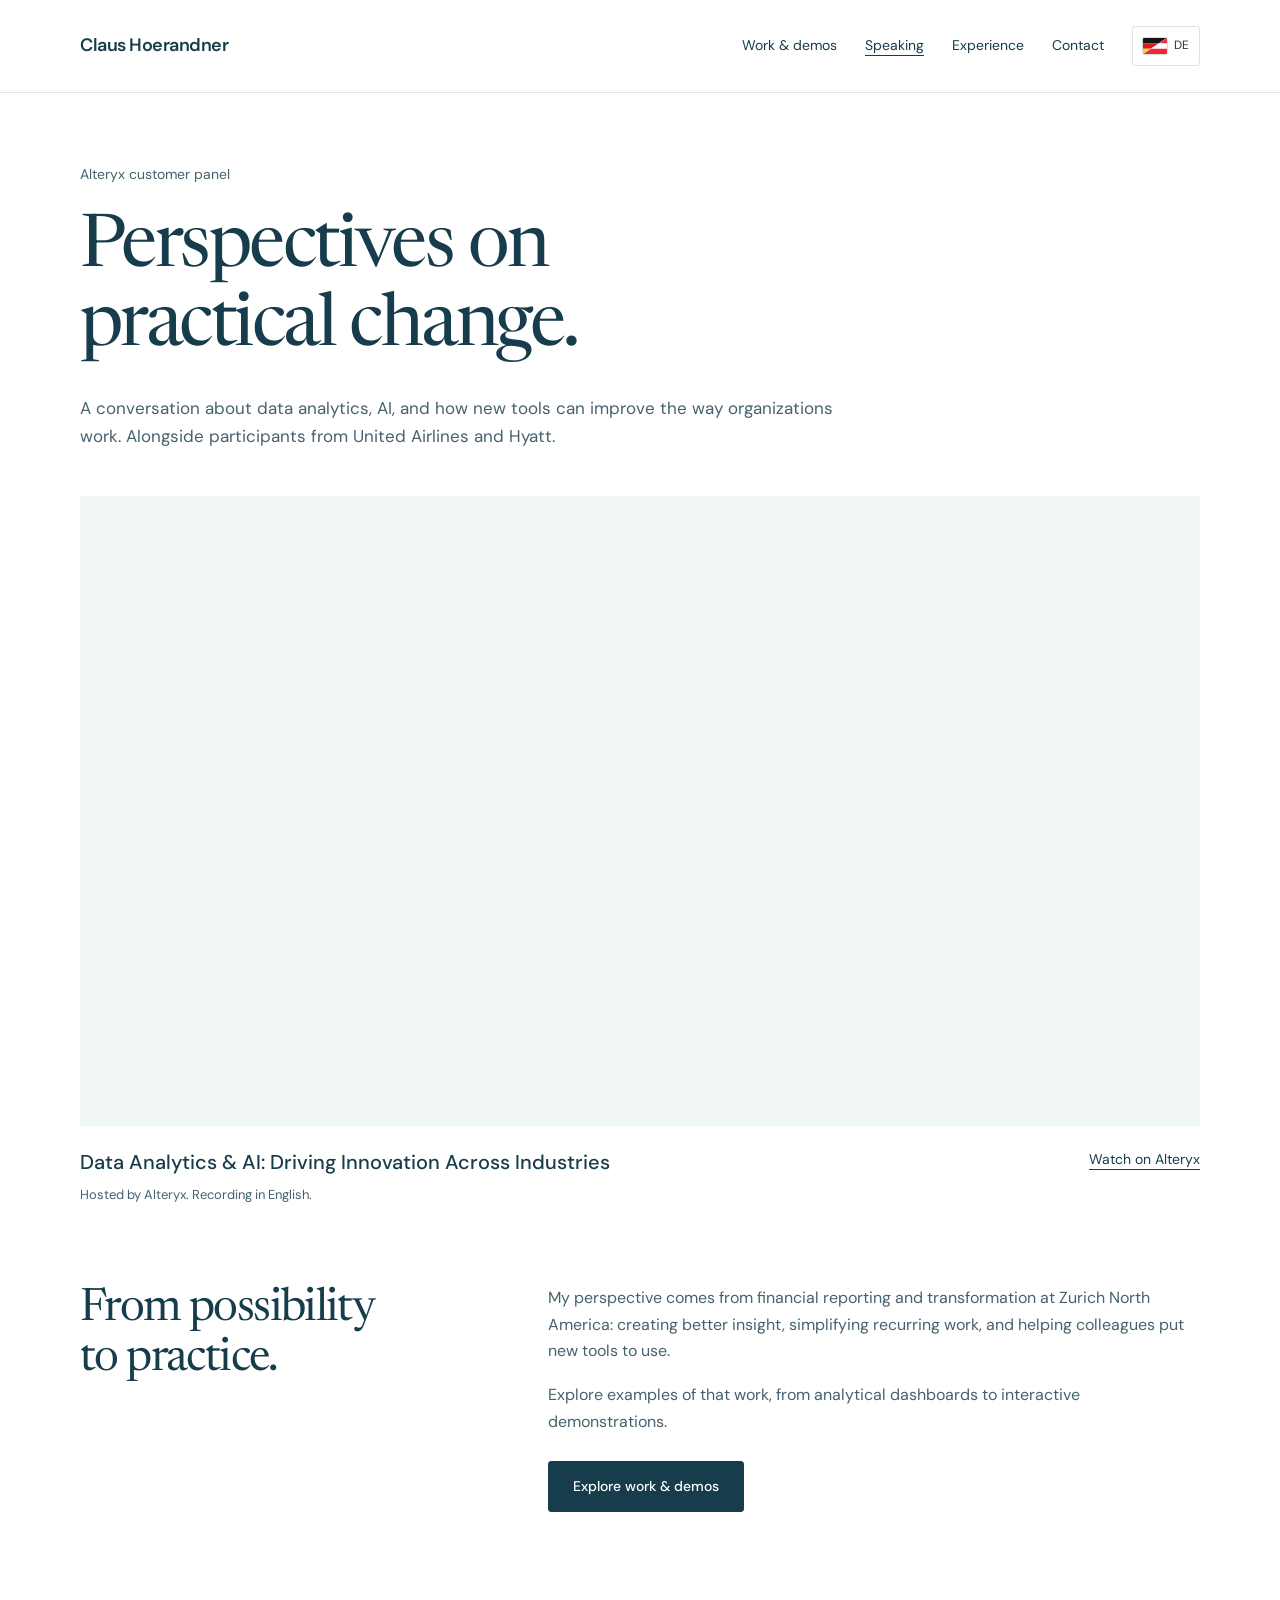
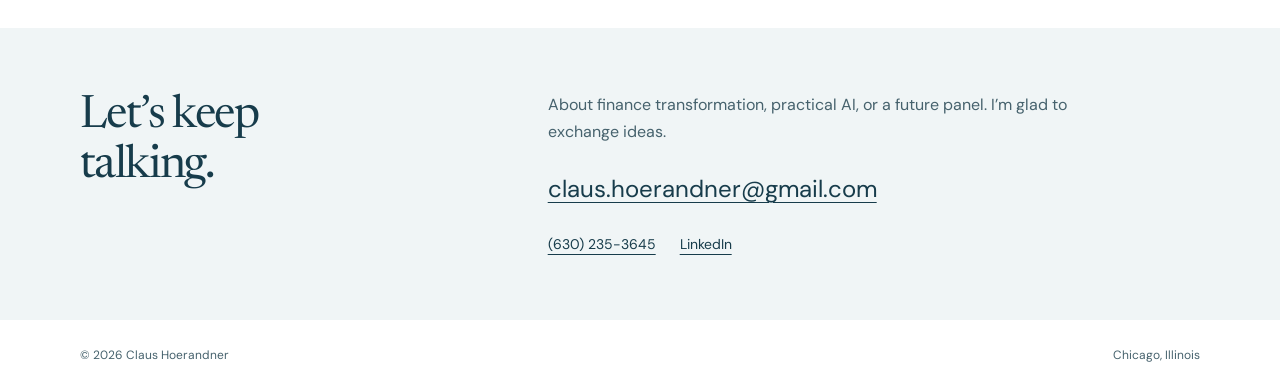
<file: speaking.html>
<!doctype html>
<html lang="en"><head>
<meta charset="utf-8"><meta name="viewport" content="width=device-width,initial-scale=1">
<title>Speaking — Claus Hoerandner</title><meta name="description" content="Watch Claus Hoerandner on the Alteryx customer panel: Data Analytics & AI, Driving Innovation Across Industries, alongside participants from United Airlines and Hyatt.">
<link rel="canonical" href="https://claus1100xx.github.io/claus-hoerandner-portfolio/speaking.html"><link rel="icon" href="favicon.svg" type="image/svg+xml"><meta name="theme-color" content="#173c4b">
<meta property="og:title" content="Speaking — Claus Hoerandner"><meta property="og:description" content="A conversation about data analytics, AI, and practical change in finance."><meta property="og:type" content="website"><meta property="og:url" content="https://claus1100xx.github.io/claus-hoerandner-portfolio/speaking.html"><meta property="og:image" content="https://claus1100xx.github.io/claus-hoerandner-portfolio/Headshot2.jpg">
<link rel="stylesheet" href="styles.css?v=20261108-flags"><script src="main.js?v=20261108-diagonal-flags" defer></script>
</head><body data-title-en="Speaking — Claus Hoerandner" data-title-de="Vorträge — Claus Hoerandner">
<a class="skip-link" href="#main" data-de="Zum Inhalt">Skip to content</a>
<header class="site-header"><nav class="shell nav" aria-label="Main navigation"><a class="brand" href="index.html">Claus Hoerandner</a><div class="nav-links"><a href="work.html" data-de="Projekte & Demos">Work & demos</a><a href="speaking.html" aria-current="page" data-de="Vorträge">Speaking</a><a href="index.html#experience" data-de="Erfahrung">Experience</a><a href="index.html#contact" data-de="Kontakt">Contact</a><button class="language-toggle" type="button" aria-label="Switch to German"><img src="logos/flag-de-at.svg" alt="" width="24" height="16"><span>DE</span></button></div></nav></header>
<main id="main">
<section class="shell speaking-intro"><p class="hero-role" data-de="Alteryx-Kundenpanel">Alteryx customer panel</p><h1 data-de="Perspektiven auf<br>praktischen Wandel.">Perspectives on<br>practical change.</h1><p class="speaking-lead" data-de="Eine Diskussion über Data Analytics, KI und die Frage, wie neue Werkzeuge die Arbeit in Unternehmen verbessern können. Mit Teilnehmern von United Airlines und Hyatt.">A conversation about data analytics, AI, and how new tools can improve the way organizations work. Alongside participants from United Airlines and Hyatt.</p></section>
<section class="shell panel-section" id="panel-recording" aria-labelledby="panel-title"><div class="panel-video"><iframe src="https://fast.wistia.net/embed/iframe/vokdrxev68?videoFoam=true" title="Alteryx Customer Panel — Claus Hoerandner" allow="autoplay; fullscreen; picture-in-picture" allowfullscreen></iframe></div><div class="panel-caption"><div><h2 id="panel-title">Data Analytics & AI: Driving Innovation Across Industries</h2><p class="muted" data-de="Moderiert von Alteryx. Aufzeichnung in englischer Sprache.">Hosted by Alteryx. Recording in English.</p></div><a class="text-link" href="https://alteryx.wistia.com/medias/vokdrxev68" target="_blank" rel="noopener" data-de="Auf Alteryx ansehen">Watch on Alteryx</a></div></section>
<section class="section shell"><div class="section-heading"><h2 data-de="Von Möglichkeiten<br>zur Praxis.">From possibility<br>to practice.</h2><div><p data-de="Mein Beitrag zur Diskussion basiert auf meiner Erfahrung in der Finanzberichterstattung und Transformation bei Zurich North America: bessere Einblicke schaffen, wiederkehrende Arbeit vereinfachen und Kollegen beim Einsatz neuer Werkzeuge unterstützen.">My perspective comes from financial reporting and transformation at Zurich North America: creating better insight, simplifying recurring work, and helping colleagues put new tools to use.</p><p class="panel-followup" data-de="Entdecken Sie Beispiele dieser Arbeit – von analytischen Dashboards bis zu interaktiven Demonstrationen.">Explore examples of that work, from analytical dashboards to interactive demonstrations.</p><a class="button" href="work.html" data-de="Projekte & Demos entdecken">Explore work & demos</a></div></div></section>
<section class="contact-section"><div class="shell contact-layout"><h2 data-de="Im Gespräch<br>bleiben.">Let’s keep<br>talking.</h2><div><p data-de="Zum Thema Finanztransformation, praktische KI oder ein künftiges Panel. Ich freue mich auf den Austausch.">About finance transformation, practical AI, or a future panel. I’m glad to exchange ideas.</p><a class="email" href="mailto:claus.hoerandner@gmail.com">claus.hoerandner@gmail.com</a><div class="contact-links"><a href="tel:+16302353645">(630) 235-3645</a><a href="https://www.linkedin.com/in/claus-hoerandner/" target="_blank" rel="noopener">LinkedIn</a></div></div></div></section>
</main><footer class="shell footer"><span>© 2026 Claus Hoerandner</span><span>Chicago, Illinois</span></footer>
</body></html>
</file>
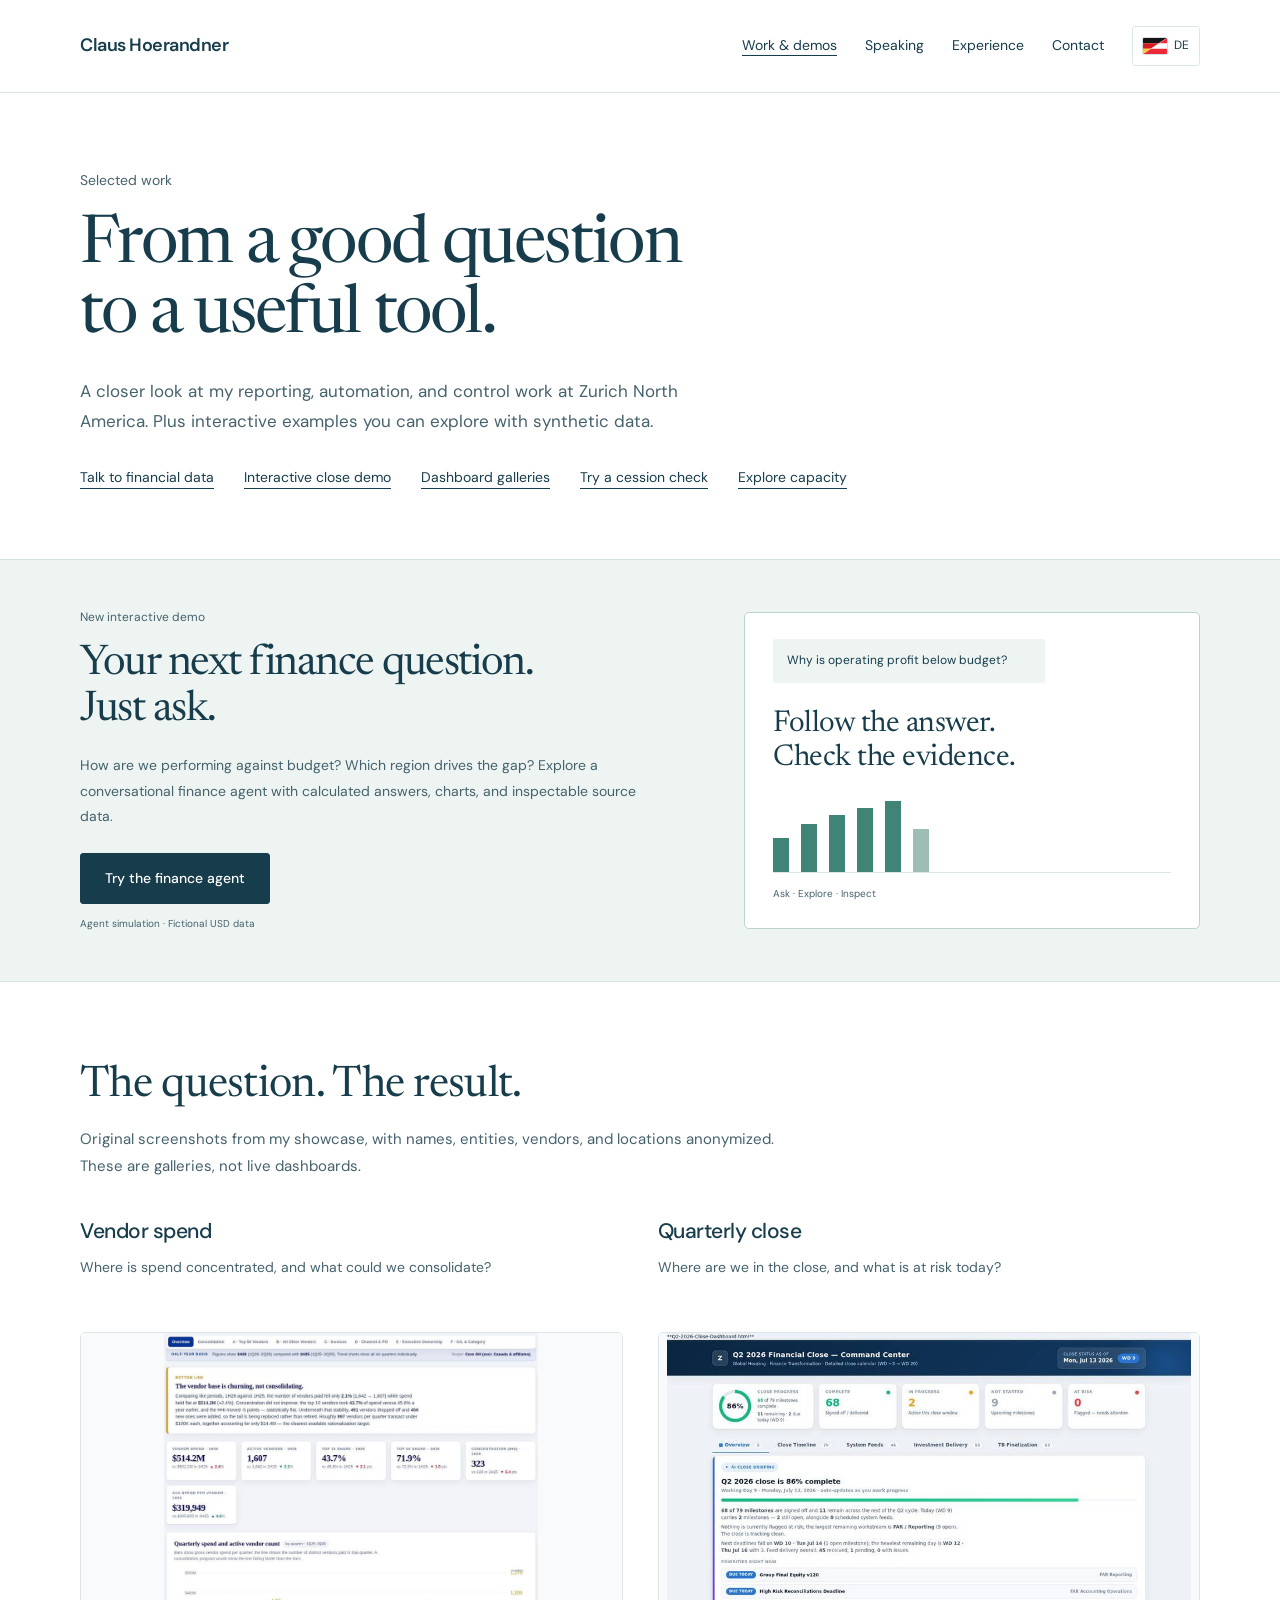
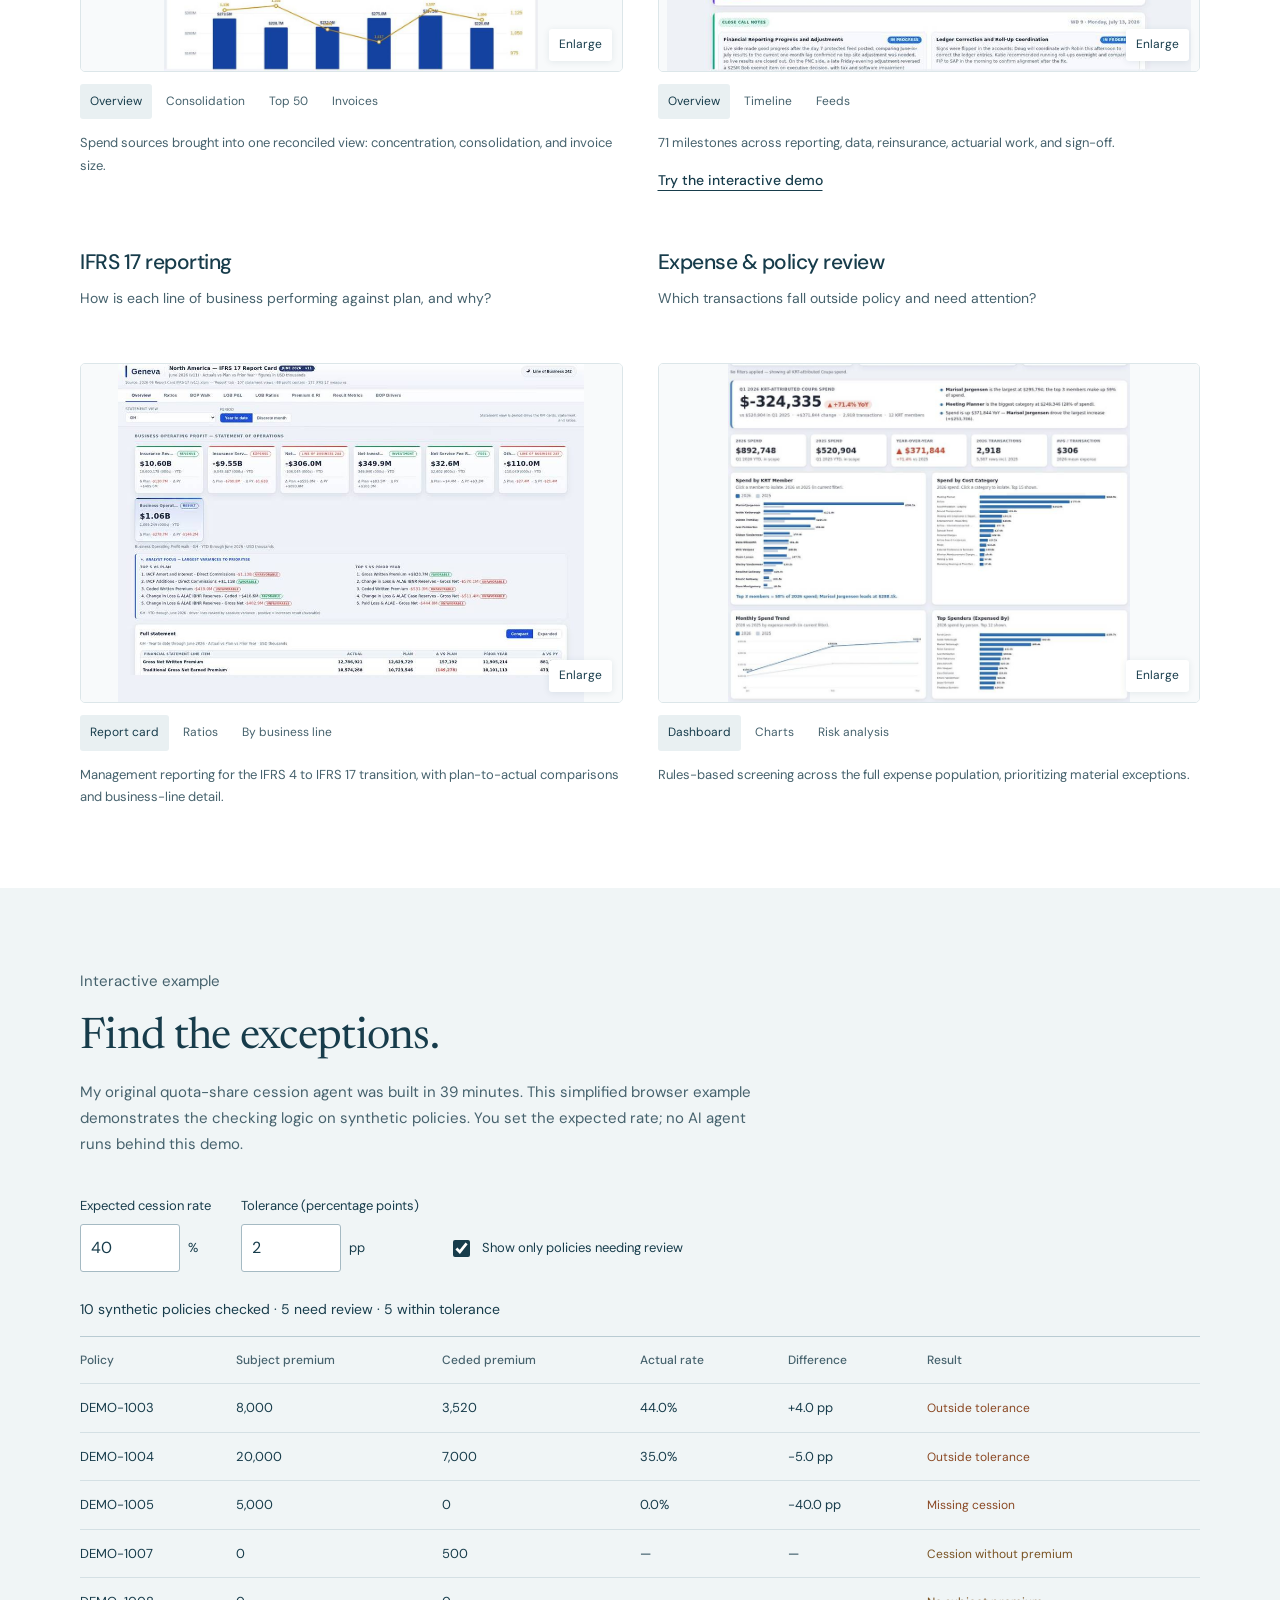
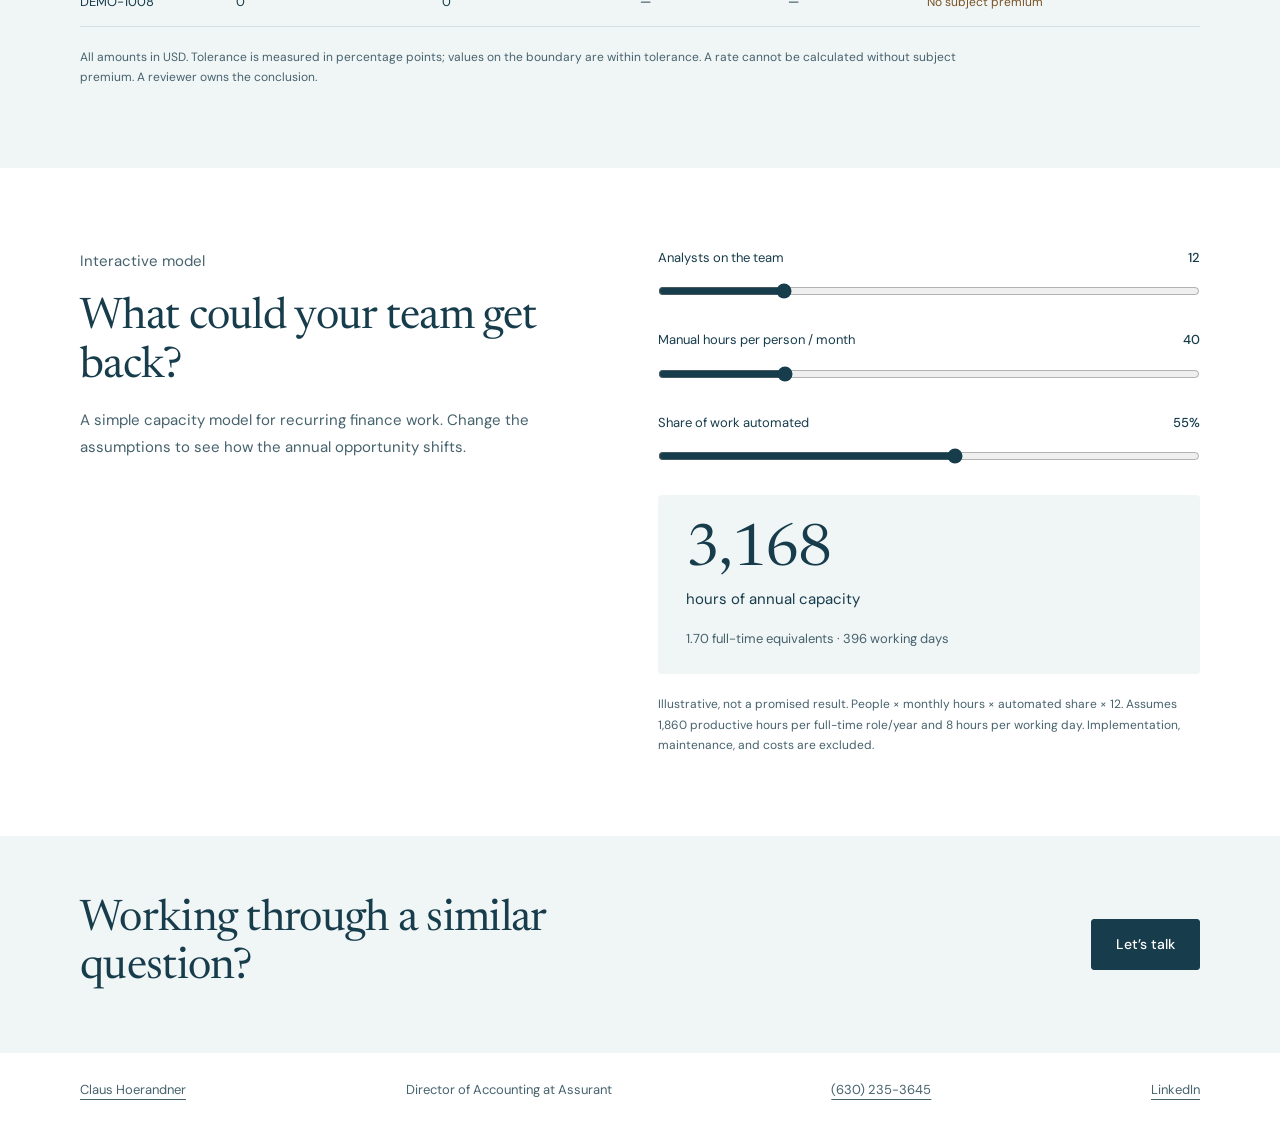
<file: work.html>
<!doctype html>
<html lang="en">
<head>
 <meta charset="utf-8"><meta name="viewport" content="width=device-width,initial-scale=1">
 <title>Work & demos — Claus Hoerandner</title>
 <meta name="description" content="Selected finance automation and reporting work by Claus Hoerandner. Explore dashboard galleries and interactive examples.">
 <link rel="canonical" href="https://claus1100xx.github.io/claus-hoerandner-portfolio/work.html"><link rel="icon" href="favicon.svg" type="image/svg+xml"><meta name="theme-color" content="#173c4b">
 <meta property="og:title" content="Work & demos — Claus Hoerandner"><meta property="og:description" content="Finance tools built around real questions. Explore dashboard galleries and interactive examples."><meta property="og:type" content="website"><meta property="og:url" content="https://claus1100xx.github.io/claus-hoerandner-portfolio/work.html"><meta property="og:image" content="https://claus1100xx.github.io/claus-hoerandner-portfolio/Headshot2.jpg">
 <link rel="stylesheet" href="styles.css?v=20261108-flags"><link rel="stylesheet" href="work.css?v=20261108-agent">
 <script src="main.js?v=20261108-diagonal-flags" defer></script><script src="work.js" defer></script>
</head>
<body class="work-page" data-title-en="Work & demos — Claus Hoerandner" data-title-de="Projekte & Demos — Claus Hoerandner">
 <a class="work-skip" href="#main" data-de="Zum Inhalt">Skip to content</a>
 <header class="site-header"><nav class="shell nav" aria-label="Main navigation"><a class="brand" href="index.html">Claus Hoerandner</a><div class="nav-links"><a href="work.html" aria-current="page" data-de="Projekte & Demos">Work & demos</a><a href="speaking.html" data-de="Vorträge">Speaking</a><a href="index.html#experience" data-de="Erfahrung">Experience</a><a href="index.html#contact" data-de="Kontakt">Contact</a><button class="language-toggle" type="button" aria-label="Switch to German"><img src="logos/flag-de-at.svg" alt="" width="24" height="16"><span>DE</span></button></div></nav></header>
 <main id="main">
  <section class="shell work-intro"><p class="work-kicker" data-de="Ausgewählte Projekte">Selected work</p><h1 data-de="Von einer guten Frage<br>zu einem nützlichen Werkzeug.">From a good question<br>to a useful tool.</h1><p class="work-lead" data-de="Einblicke in meine Arbeit an Finanzberichterstattung, Automatisierung und Kontrollen bei Zurich North America. Dazu interaktive Beispiele mit synthetischen Daten.">A closer look at my reporting, automation, and control work at Zurich North America. Plus interactive examples you can explore with synthetic data.</p><div class="work-jump"><a href="finance-demo.html" data-de="Mit Finanzdaten sprechen">Talk to financial data</a><a href="close-demo.html" data-de="Interaktiver Abschluss">Interactive close demo</a><a href="#dashboards" data-de="Dashboard-Galerien">Dashboard galleries</a><a href="#cession" data-de="Zessionsprüfung ausprobieren">Try a cession check</a><a href="#capacity" data-de="Kapazität berechnen">Explore capacity</a></div></section>
  <section class="work-agent-feature" id="finance-agent"><div class="shell work-agent-layout"><div><p class="work-kicker" data-de="Neue interaktive Demo">New interactive demo</p><h2 data-de="Die nächste Finanzfrage.<br>Einfach stellen.">Your next finance question.<br>Just ask.</h2><p data-de="Wie stehen wir gegenüber Plan? Welche Region treibt die Abweichung? Erkunden Sie einen Finanz-Agenten im Dialog: mit berechneten Antworten, Diagrammen und nachvollziehbaren Quelldaten.">How are we performing against budget? Which region drives the gap? Explore a conversational finance agent with calculated answers, charts, and inspectable source data.</p><a class="button" href="finance-demo.html" data-de="Finanz-Agenten ausprobieren">Try the finance agent</a><span class="work-agent-note" data-de="Agenten-Simulation · Fiktive USD-Daten">Agent simulation · Fictional USD data</span></div><a class="work-agent-preview" href="finance-demo.html" aria-label="Try the conversational finance agent"><span class="work-agent-question" data-de="Warum liegt das Betriebsergebnis unter Plan?">Why is operating profit below budget?</span><span class="work-agent-answer" data-de="Der Antwort folgen.<br>Die Datengrundlage prüfen.">Follow the answer.<br>Check the evidence.</span><span class="work-agent-mini-chart" aria-hidden="true"><i></i><i></i><i></i><i></i><i></i><i></i></span><span class="work-agent-preview-caption" data-de="Fragen · Erkunden · Daten prüfen">Ask · Explore · Inspect</span></a></div></section>
  <section class="section work-gallery-section" id="dashboards"><div class="shell"><div class="work-section-heading"><h2 data-de="Die Frage. Das Ergebnis.">The question. The result.</h2><p class="muted" data-de="Original-Screenshots aus meinem Showcase; Namen, Einheiten, Lieferanten und Standorte wurden anonymisiert. Dies sind Galerien, keine laufenden Dashboards.">Original screenshots from my showcase, with names, entities, vendors, and locations anonymized. These are galleries, not live dashboards.</p></div>
   <div class="work-galleries">
    <article class="work-gallery" data-gallery="vendor"><div class="work-gallery-heading"><h3 data-de="Lieferantenausgaben">Vendor spend</h3><p data-de="Wo konzentrieren sich unsere Ausgaben – und was lässt sich konsolidieren?">Where is spend concentrated, and what could we consolidate?</p></div><button class="work-image-button" type="button" aria-label="Enlarge vendor spend screenshot"><img src="assets/work/vendor-overview.jpg" alt="Anonymized vendor spend overview" loading="lazy" width="1160" height="730"><span data-de="Vergrößern">Enlarge</span></button><div class="work-gallery-tabs" aria-label="Vendor spend views"><button type="button" data-image="vendor-overview" data-en="Overview" data-de="Übersicht" aria-pressed="true">Overview</button><button type="button" data-image="vendor-consolidation" data-en="Consolidation" data-de="Konsolidierung" aria-pressed="false">Consolidation</button><button type="button" data-image="vendor-top50" data-en="Top 50" data-de="Top 50" aria-pressed="false">Top 50</button><button type="button" data-image="vendor-invoices" data-en="Invoices" data-de="Rechnungen" aria-pressed="false">Invoices</button></div><p class="work-caption" data-de="Ausgabenquellen in einer abgestimmten Sicht: Konzentration, Konsolidierung und Rechnungsgrößen.">Spend sources brought into one reconciled view: concentration, consolidation, and invoice size.</p></article>
    <article class="work-gallery" id="close" data-gallery="close"><div class="work-gallery-heading"><h3 data-de="Quartalsabschluss">Quarterly close</h3><p data-de="Wo stehen wir im Abschluss – und was ist heute gefährdet?">Where are we in the close, and what is at risk today?</p></div><button class="work-image-button" type="button" aria-label="Enlarge quarterly close screenshot"><img src="assets/work/close-overview.jpg" alt="Anonymized quarterly close overview" loading="lazy" width="1160" height="730"><span data-de="Vergrößern">Enlarge</span></button><div class="work-gallery-tabs" aria-label="Quarterly close views"><button type="button" data-image="close-overview" data-en="Overview" data-de="Übersicht" aria-pressed="true">Overview</button><button type="button" data-image="close-timeline" data-en="Timeline" data-de="Zeitplan" aria-pressed="false">Timeline</button><button type="button" data-image="close-feeds" data-en="Feeds" data-de="Datenzuflüsse" aria-pressed="false">Feeds</button></div><p class="work-caption" data-de="71 Meilensteine über Reporting, Daten, Rückversicherung, Aktuariat und Freigaben hinweg.">71 milestones across reporting, data, reinsurance, actuarial work, and sign-off.</p><a class="text-link work-live-demo-link" href="close-demo.html" data-de="Interaktive Demo ausprobieren">Try the interactive demo</a></article>
    <article class="work-gallery" data-gallery="ifrs"><div class="work-gallery-heading"><h3 data-de="IFRS-17-Berichterstattung">IFRS 17 reporting</h3><p data-de="Wie entwickeln sich die Geschäftssparten gegenüber Plan – und warum?">How is each line of business performing against plan, and why?</p></div><button class="work-image-button" type="button" aria-label="Enlarge IFRS 17 screenshot"><img src="assets/work/ifrs-reportcard.jpg" alt="Anonymized IFRS 17 report card" loading="lazy" width="1160" height="730"><span data-de="Vergrößern">Enlarge</span></button><div class="work-gallery-tabs" aria-label="IFRS 17 views"><button type="button" data-image="ifrs-reportcard" data-en="Report card" data-de="Report Card" aria-pressed="true">Report card</button><button type="button" data-image="ifrs-ratios" data-en="Ratios" data-de="Kennzahlen" aria-pressed="false">Ratios</button><button type="button" data-image="ifrs-lob" data-en="By business line" data-de="Nach Sparte" aria-pressed="false">By business line</button></div><p class="work-caption" data-de="Management-Reporting für den Übergang von IFRS 4 zu IFRS 17, mit Plan-Ist-Vergleichen und Spartensicht.">Management reporting for the IFRS 4 to IFRS 17 transition, with plan-to-actual comparisons and business-line detail.</p></article>
    <article class="work-gallery" data-gallery="expense"><div class="work-gallery-heading"><h3 data-de="Ausgaben & Richtlinien">Expense & policy review</h3><p data-de="Welche Transaktionen liegen außerhalb der Richtlinien und brauchen Aufmerksamkeit?">Which transactions fall outside policy and need attention?</p></div><button class="work-image-button" type="button" aria-label="Enlarge expense review screenshot"><img src="assets/work/expense-overview.jpg" alt="Anonymized expense compliance dashboard" loading="lazy" width="1160" height="730"><span data-de="Vergrößern">Enlarge</span></button><div class="work-gallery-tabs" aria-label="Expense review views"><button type="button" data-image="expense-overview" data-en="Dashboard" data-de="Dashboard" aria-pressed="true">Dashboard</button><button type="button" data-image="expense-charts" data-en="Charts" data-de="Diagramme" aria-pressed="false">Charts</button><button type="button" data-image="expense-risk" data-en="Risk analysis" data-de="Risikoanalyse" aria-pressed="false">Risk analysis</button></div><p class="work-caption" data-de="Regelbasierte Prüfung der gesamten Ausgabenpopulation, priorisiert nach wesentlichen Abweichungen.">Rules-based screening across the full expense population, prioritizing material exceptions.</p></article>
   </div>
  </div></section>
  <section class="section work-demo-section" id="cession"><div class="shell"><div class="work-section-heading"><p class="work-kicker" data-de="Interaktive Demo">Interactive example</p><h2 data-de="Die Abweichungen finden.">Find the exceptions.</h2><p class="muted" data-de="Mein ursprünglicher Quotenrückversicherungs-Agent entstand in 39 Minuten. Dieses vereinfachte Browser-Beispiel zeigt die Prüfungslogik mit synthetischen Policen. Sie bestimmen die erwartete Quote; es läuft kein KI-Agent im Hintergrund.">My original quota-share cession agent was built in 39 minutes. This simplified browser example demonstrates the checking logic on synthetic policies. You set the expected rate; no AI agent runs behind this demo.</p></div>
    <div class="work-check-controls"><label><span data-de="Erwartete Zessionsquote">Expected cession rate</span><div class="work-number"><input id="cession-rate" type="number" min="0" max="100" step="1" value="40" inputmode="decimal"><span>%</span></div></label><label><span data-de="Toleranz (Prozentpunkte)">Tolerance (percentage points)</span><div class="work-number"><input id="cession-tolerance" type="number" min="0" max="100" step="0.5" value="2" inputmode="decimal"><span>pp</span></div></label><label class="work-checkbox"><input id="cession-exceptions" type="checkbox" checked><span data-de="Nur prüfungsbedürftige Policen">Show only policies needing review</span></label></div>
    <p class="work-validation" id="cession-validation" role="alert" hidden></p><div class="work-check-summary" id="cession-summary" aria-live="polite"></div>
    <div class="work-table-wrap" role="region" aria-label="Synthetic policy results" tabindex="0"><table class="work-table"><thead><tr><th data-de="Police">Policy</th><th data-de="Prämie">Subject premium</th><th data-de="Zediert">Ceded premium</th><th data-de="Ist-Quote">Actual rate</th><th data-de="Abweichung">Difference</th><th data-de="Ergebnis">Result</th></tr></thead><tbody id="cession-rows"></tbody></table></div><p class="work-footnote" data-de="Alle Beträge in USD. Toleranz wird in Prozentpunkten gemessen; Werte genau auf der Grenze gelten als innerhalb der Toleranz. Ohne Bezugsprämie ist keine Quote berechenbar. Der Reviewer entscheidet über das Ergebnis.">All amounts in USD. Tolerance is measured in percentage points; values on the boundary are within tolerance. A rate cannot be calculated without subject premium. A reviewer owns the conclusion.</p>
  </div></section>
  <section class="section" id="capacity"><div class="shell work-capacity-layout"><div class="work-section-heading"><p class="work-kicker" data-de="Interaktives Modell">Interactive model</p><h2 data-de="Was könnte Ihr Team zurückgewinnen?">What could your team get back?</h2><p class="muted" data-de="Ein einfaches Kapazitätsmodell für wiederkehrende Finanzarbeit. Verändern Sie die Annahmen und sehen Sie, wie sich die jährliche Kapazität verändert.">A simple capacity model for recurring finance work. Change the assumptions to see how the annual opportunity shifts.</p></div><div class="work-calculator"><div class="work-range-controls"><label for="capacity-analysts"><span data-de="Analysten im Team">Analysts on the team</span><output for="capacity-analysts" id="capacity-analysts-value">12</output></label><input id="capacity-analysts" type="range" min="1" max="50" value="12" step="1"><label for="capacity-hours"><span data-de="Manuelle Stunden pro Person / Monat">Manual hours per person / month</span><output for="capacity-hours" id="capacity-hours-value">40</output></label><input id="capacity-hours" type="range" min="5" max="160" value="40" step="5"><label for="capacity-share"><span data-de="Automatisierter Anteil">Share of work automated</span><output for="capacity-share" id="capacity-share-value">55%</output></label><input id="capacity-share" type="range" min="0" max="100" value="55" step="5"></div><div class="work-capacity-output" aria-live="polite" aria-atomic="true"><strong id="capacity-result">3,168</strong><span data-de="Stunden jährliche Kapazität">hours of annual capacity</span><p id="capacity-equivalent">1.70 full-time equivalents · 396 working days</p></div><p class="work-footnote" data-de="Illustrativ, keine Ergebniszusage. Personen × monatliche Stunden × automatisierter Anteil × 12. Annahmen: 1.860 produktive Stunden pro Vollzeitkraft/Jahr und 8 Stunden pro Arbeitstag. Implementierung, Wartung und Kosten sind nicht berücksichtigt.">Illustrative, not a promised result. People × monthly hours × automated share × 12. Assumes 1,860 productive hours per full-time role/year and 8 hours per working day. Implementation, maintenance, and costs are excluded.</p></div></div></section>
  <section class="work-contact"><div class="shell"><h2 data-de="Eine ähnliche Frage im Kopf?">Working through a similar question?</h2><a class="button primary" href="index.html#contact" data-de="Kontakt aufnehmen">Let’s talk</a></div></section>
 </main>
 <footer class="footer"><div class="shell work-footer"><a href="index.html">Claus Hoerandner</a><span data-de="Director of Accounting bei Assurant">Director of Accounting at Assurant</span><a href="tel:+16302353645">(630) 235-3645</a><a href="https://www.linkedin.com/in/claus-hoerandner/" target="_blank" rel="noopener">LinkedIn</a></div></footer>
 <dialog id="work-lightbox" class="work-lightbox" aria-labelledby="work-lightbox-title"><div class="work-lightbox-header"><h2 id="work-lightbox-title"></h2><button type="button" id="work-lightbox-close" data-de="Schließen">Close</button></div><img id="work-lightbox-image" alt=""><div class="work-lightbox-controls"><button type="button" id="work-lightbox-prev" data-de="Vorherige Ansicht">Previous view</button><span id="work-lightbox-count" aria-live="polite"></span><button type="button" id="work-lightbox-next" data-de="Nächste Ansicht">Next view</button></div></dialog>
</body>
</html>
</file>
<file: styles.css>
@import url('https://fonts.googleapis.com/css2?family=DM+Sans:wght@400;500;600;700&family=Newsreader:opsz,wght@6..72,400;6..72,500&display=swap');
:root{--ink:#173c4b;--muted:#46626d;--paper:#fff;--wash:#f0f5f6;--line:#dce5e8;--display:'Newsreader',Georgia,serif;--body:'DM Sans',Arial,sans-serif;color-scheme:light;font-family:var(--body);color:var(--ink);background:var(--paper)}
*{box-sizing:border-box}body{margin:0;font-size:16px;line-height:1.65}img{display:block;max-width:100%;height:auto}h1,h2,h3,p,figure{margin:0}h1,h2{font-family:var(--display);font-weight:400;line-height:1.08;letter-spacing:-.035em}h1{font-size:clamp(46px,5.7vw,76px)}h2{font-size:clamp(32px,3.7vw,46px)}h3{font-size:19px;line-height:1.4;font-weight:500}a{color:inherit;text-decoration-thickness:1px;text-underline-offset:5px}button,input,select{font:inherit;color:inherit}button,summary,input[type=range]{cursor:pointer}button{touch-action:manipulation}a,button,input,select,summary{scroll-margin-top:24px}:focus-visible{outline:3px solid #207b9b;outline-offset:5px}section[id],div[id]{scroll-margin-top:32px}[hidden]{display:none!important}::selection{background:#c6e2e9;color:#173c4b}
.shell{width:min(100%,1216px);margin-inline:auto;padding-inline:48px}.site-header{border-bottom:1px solid var(--line)}.nav{min-height:92px;display:flex;justify-content:space-between;align-items:center;gap:32px}.brand{text-decoration:none;font-size:18px;font-weight:600;letter-spacing:-.5px}.nav-links{display:flex;align-items:center;gap:28px;font-size:14px}.nav-links a{text-decoration:none}.nav-links a:hover,.nav-links a[aria-current=page]{text-decoration:underline}.language-toggle{background:none;border:1px solid var(--line);border-radius:3px;padding:8px 10px;font-size:12px;min-height:40px}.skip-link{position:absolute;top:8px;left:12px;background:white;padding:12px;z-index:10;transform:translateY(-180%)}.skip-link:focus{transform:none}
.hero{display:grid;grid-template-columns:1.08fr 1fr;gap:76px;padding-block:68px 52px;align-items:center}.hero-role{font-size:14px;color:var(--muted);margin-bottom:24px}.hero h1{max-width:10ch}.hero-intro{max-width:35ch;margin-block:30px;color:var(--muted);font-size:17px}.hero-photo img{width:100%;aspect-ratio:4/5;object-fit:cover;object-position:50% 35%;border-radius:0 64px 0 0}.hero-photo figcaption{display:flex;justify-content:space-between;gap:18px;font-size:12px;color:var(--muted);margin-top:14px}.actions{display:flex;flex-wrap:wrap;align-items:center;gap:22px}.button{display:inline-flex;justify-content:center;align-items:center;background:var(--ink);color:white;padding:13px 24px;border:1px solid var(--ink);border-radius:3px;text-decoration:none;font-size:14px;font-weight:500;min-height:48px}.button:hover{background:#285868}.button.secondary{background:transparent;color:var(--ink);border-color:var(--line)}.button.secondary:hover{background:var(--wash)}.text-link{font-size:14px}.muted{color:var(--muted)}.current-role{display:flex;align-items:center;gap:30px;border-block:1px solid var(--line);padding-block:24px}.current-role img{width:150px}.current-role h2{font-family:var(--body);font-size:17px;font-weight:500;letter-spacing:0}.current-role p{font-size:13px;color:var(--muted);margin-top:4px}.current-role .since{margin-left:auto;font-size:13px;color:var(--muted)}
.section{padding-block:80px}.section-heading{display:grid;grid-template-columns:1fr 1.6fr;gap:60px;margin-bottom:36px;align-items:start}.section-heading p{color:var(--muted);max-width:58ch}.selected-work{margin-top:78px;background:var(--wash);padding-block:64px}.selected-work .section-heading{margin-bottom:32px}.work-links{display:grid;grid-template-columns:1fr 1fr;gap:36px}.work-link{display:block;text-decoration:none;border-top:1px solid #bfced3;padding-top:22px}.work-link h3{margin-bottom:10px}.work-link p{color:var(--muted);max-width:50ch;font-size:15px}.work-link .text-link{display:inline-block;text-decoration:underline;margin-top:22px}.work-link:hover h3{text-decoration:underline;text-underline-offset:5px}
.career-layout{display:grid;grid-template-columns:1fr 1.6fr;gap:60px}.career-intro p{margin-top:22px;max-width:27ch;color:var(--muted);font-size:15px}.career-entry{padding-block:26px;border-top:1px solid var(--line)}.career-entry:first-child{padding-top:0;border-top:0}.career-entry .period{font-size:12px;color:var(--muted);margin-bottom:7px}.career-entry .company{font-size:14px;margin-top:5px}.career-entry .description{font-size:15px;color:var(--muted);margin-top:12px;max-width:60ch}details{border-top:1px solid var(--line)}summary{list-style:none;display:flex;align-items:center;justify-content:space-between;gap:20px;padding-block:20px;font-size:15px;font-weight:500}summary::-webkit-details-marker{display:none}summary::after{content:'+';font-size:22px;font-weight:400;flex-shrink:0}details[open]>summary::after{content:'−'}.detail-body{padding-bottom:24px;color:var(--muted);font-size:15px}.detail-body p+p{margin-top:14px}.detail-body ul{margin:12px 0;padding-left:20px}.detail-body li{margin-top:10px}.detail-body .career-entry{padding-block:16px}.detail-body h3{color:var(--ink);font-size:16px}.credentials{border-top:1px solid var(--line);display:grid;grid-template-columns:1fr 1.6fr;gap:60px;padding-top:42px;margin-top:32px}.credentials h2{font-size:32px}.credential-line{display:flex;justify-content:space-between;gap:28px;padding-bottom:20px;font-size:15px}.credential-line p{font-size:13px;color:var(--muted);margin-top:3px}.credential-line .year{white-space:nowrap;color:var(--muted);font-size:13px}.beyond{margin-top:22px}
.contact-section{background:var(--wash);padding-block:64px}.contact-layout{display:grid;grid-template-columns:1fr 1.6fr;gap:60px}.contact-layout p{max-width:48ch;color:var(--muted);margin:0 0 24px}.contact-layout .email{font-size:clamp(17px,2.4vw,24px);overflow-wrap:anywhere}.contact-links{display:flex;gap:24px;flex-wrap:wrap;margin-top:24px;font-size:14px}.footer{padding-block:26px;display:flex;align-items:center;justify-content:space-between;gap:20px;font-size:12px;color:var(--muted)}.sr-only{position:absolute;width:1px;height:1px;padding:0;margin:-1px;overflow:hidden;clip:rect(0,0,0,0);white-space:nowrap;border:0}
@media(min-width:1500px){.hero{gap:100px}}@media(max-width:900px){.shell{padding-inline:32px}.hero{gap:42px}.nav-links{gap:18px}.hero-photo img{aspect-ratio:3/4}.section-heading,.career-layout,.credentials,.contact-layout{grid-template-columns:1fr 1.5fr;gap:36px}.hero h1{font-size:60px}}
@media(max-width:650px){.shell{padding-inline:24px}.nav{padding-block:20px;align-items:flex-start;flex-direction:column;gap:14px}.nav-links{gap:22px;flex-wrap:wrap;font-size:13px}.language-toggle{min-height:36px;padding:5px 8px}.hero{grid-template-columns:1fr;padding-block:40px 32px;gap:34px}.hero h1{font-size:clamp(46px,12vw,64px);max-width:12ch}.hero-role{margin-bottom:18px}.hero-intro{margin-block:22px;max-width:45ch}.hero-photo img{max-height:470px;aspect-ratio:1/1;object-position:50% 33%;border-top-right-radius:48px}.hero-photo figcaption{font-size:11px}.current-role{flex-wrap:wrap;gap:20px}.current-role img{width:120px}.current-role .since{margin-left:0;width:100%}.section{padding-block:52px}.section-heading,.career-layout,.credentials,.contact-layout{grid-template-columns:1fr;gap:28px}.career-intro p{max-width:48ch;margin-top:14px}.selected-work{margin-top:48px;padding-block:44px}.work-links{grid-template-columns:1fr;gap:28px}.credentials{margin-top:20px;padding-top:30px}.contact-section{padding-block:44px}.footer{align-items:flex-start;flex-direction:column;gap:6px}}
@media(prefers-reduced-motion:no-preference){html{scroll-behavior:smooth}a,button{transition:background-color .15s ease,color .15s ease}}@media print{.nav-links,.language-toggle,.skip-link{display:none}.hero-photo img{max-height:300px}.section{padding-block:25px}body{font-size:12px}.shell{padding-inline:0}details .detail-body{display:block}a{color:inherit}}

/* Selected work actions and employer identity */
.work-link .work-action{display:inline-flex;align-items:center;justify-content:center;min-height:48px;padding:12px 22px;margin-top:24px;border-radius:3px;background:var(--ink);color:white;font-size:14px;font-weight:500}
.work-link:hover .work-action{background:#285868}.work-link:focus-visible .work-action{outline:3px solid #207b9b;outline-offset:4px}.career-company{display:flex;align-items:center;gap:14px;margin-top:10px}.career-company img{width:48px;height:36px;object-fit:contain;flex-shrink:0}.career-company .company{margin:0}.foundation-logos{display:flex;align-items:center;gap:22px;padding-block:18px}.foundation-logos img{max-width:90px;height:40px;object-fit:contain}
.panel-feature{display:grid;grid-template-columns:1fr 1.6fr;gap:60px;border-top:1px solid var(--line);padding-block:54px 64px}.panel-feature h2{font-size:38px}.panel-feature .hero-role{margin-bottom:16px}.panel-feature p:not(.hero-role){max-width:55ch;color:var(--muted);margin-bottom:24px}.speaking-intro{padding-block:70px 46px}.speaking-intro h1{max-width:18ch}.speaking-lead{max-width:66ch;color:var(--muted);font-size:17px;margin-top:26px}.panel-video{aspect-ratio:16/9;background:var(--wash)}.panel-video iframe{display:block;width:100%;height:100%;border:0}.panel-caption{display:flex;justify-content:space-between;align-items:start;gap:40px;padding-top:22px}.panel-caption h2{font-family:var(--body);font-size:20px;letter-spacing:0;font-weight:500;line-height:1.4;max-width:38ch}.panel-caption p{font-size:13px;margin-top:8px}.panel-caption>a{flex-shrink:0}.panel-followup{margin:18px 0 26px}
@media(max-width:900px){.panel-feature{gap:36px;grid-template-columns:1fr 1.5fr}.nav-links{gap:16px}}
@media(max-width:650px){.panel-feature{grid-template-columns:1fr;gap:24px;padding-block:38px 44px}.panel-feature h2{font-size:34px}.panel-caption{flex-direction:column;gap:18px}.speaking-intro{padding-block:40px 32px}.nav-links{gap:12px 20px}}

.credential-line{justify-content:flex-start;gap:18px;align-items:flex-start}.credential-mark{width:48px;height:48px;object-fit:contain;flex-shrink:0}.credential-line>div{flex:1;min-width:0}.credential-line .year{margin-left:auto}@media(max-width:420px){.credential-line{gap:12px}.credential-mark{width:40px;height:40px}}

/* Keep credential logos out of the text and date columns. */
.credential-list{min-width:0}.credential-line{display:grid;grid-template-columns:48px minmax(0,1fr);gap:18px;align-items:start;padding-bottom:28px}.credential-line>div{min-width:0}.credential-line .credential-title{font:600 15px/1.5 var(--body);letter-spacing:0;margin:0 0 4px}.credential-line p{font-size:14px;line-height:1.65;margin:0}.credential-line .credential-date{font-size:12px;margin-top:6px}.credential-line .credential-honors{font-size:13px;margin-top:4px}.credential-line .credential-mark{width:48px;height:48px}.resume-download{display:flex;align-items:center;flex-wrap:wrap;gap:12px 18px;margin-top:26px}.resume-file-detail{font-size:12px;color:var(--muted)}.contact-layout .download-status{font-size:13px;margin:12px 0 0;min-height:1.65em}
@media(max-width:900px){.credentials{grid-template-columns:1fr;gap:30px}.credential-list{max-width:680px}}
@media(max-width:420px){.credential-line{grid-template-columns:40px minmax(0,1fr);gap:14px}.credential-line .credential-mark{width:40px;height:40px}}

/* Quiet evidence below the introduction; one visually dominant project. */
.impact-strip{padding-block:24px 0}.impact-context{font-size:12px;color:var(--muted);margin-bottom:14px}.impact-metrics{display:grid;grid-template-columns:repeat(4,minmax(0,1fr));gap:24px;margin:0}.impact-metrics>div{min-width:0}.impact-metrics dt{font:400 30px/1.15 var(--display);letter-spacing:-.7px}.impact-metrics dd{margin:6px 0 0;color:var(--muted);font-size:12px;max-width:25ch}
.featured-project{display:grid;grid-template-columns:1.45fr 1fr;gap:44px;align-items:center;margin-bottom:52px}.featured-preview{display:block;background:#e5edef;border:1px solid #cddcdf;padding:18px;text-decoration:none;border-radius:4px;overflow:hidden}.featured-preview img{width:100%;height:auto;border:1px solid #d4e0e5;border-radius:2px}.preview-caption{display:block;color:var(--muted);font-size:11px;margin-top:12px}.featured-preview:hover{background:#dce8ec}.featured-context{font-size:12px;color:var(--muted);margin-bottom:16px}.featured-story h3{font:400 clamp(34px,3.3vw,46px)/1.08 var(--display);letter-spacing:-1.2px;margin-bottom:22px}.featured-question{font-size:17px;line-height:1.5;margin-bottom:14px;max-width:30ch}.featured-description{font-size:15px;color:var(--muted);max-width:44ch;margin-bottom:24px}.featured-story .button{padding-inline:20px}.work-links{padding-top:0}
@media(max-width:1000px){.featured-project{gap:28px;grid-template-columns:1.2fr 1fr}.featured-preview{padding:12px}}
@media(max-width:800px){.featured-project{grid-template-columns:1fr;gap:28px}.featured-preview{padding:18px}.featured-story{display:grid;grid-template-columns:1fr 1.2fr;column-gap:30px;align-items:start}.featured-context,.featured-story h3{grid-column:1}.featured-question,.featured-description,.featured-story .button{grid-column:2}.featured-question{grid-row:1/3}.featured-description{grid-row:3}.featured-story h3{grid-row:3/5}.featured-story .button{justify-self:start}.impact-metrics{gap:24px}}
@media(max-width:520px){.impact-metrics{grid-template-columns:repeat(2,minmax(0,1fr));gap:20px 18px}.impact-metrics dt{font-size:26px}.impact-metrics dd{font-size:12px;line-height:1.5}.impact-strip{padding-top:22px}.impact-context{max-width:38ch}.featured-story{display:block}.featured-story h3{font-size:38px}.featured-preview{padding:10px}.preview-caption{font-size:11px}.featured-project{margin-bottom:36px}.featured-question{font-size:16px}}

.community-activities{padding-top:4px}.community-activity{display:grid;grid-template-columns:56px minmax(0,1fr);gap:20px;align-items:start;padding-block:18px 24px}.community-activity+.community-activity{border-top:1px solid var(--line);padding-top:24px}.community-logo{width:56px;height:56px;object-fit:contain;border-radius:3px;background:white}.community-activity h3{font:500 16px/1.45 var(--body);margin:0 0 6px}.community-activity .community-role{font-size:12px;line-height:1.6;margin:0 0 10px;color:var(--muted)}.community-activity .community-description{font-size:14px;line-height:1.7;margin:0;max-width:55ch}@media(max-width:420px){.community-activity{grid-template-columns:44px minmax(0,1fr);gap:14px}.community-logo{width:44px;height:44px}.community-activity h3{font-size:15px}.community-activity .community-description{font-size:13px}}

/* Click-to-flip portrait: native buttons and links, with hidden faces inert. */
.portrait-card{position:relative;perspective:1200px;aspect-ratio:4/5;border-radius:0 64px 0 0}.portrait-card-inner{position:relative;width:100%;height:100%;transform-style:preserve-3d;transition:transform .65s cubic-bezier(.22,.7,.25,1)}.portrait-card.is-flipped .portrait-card-inner{transform:rotateY(180deg)}.portrait-face{position:absolute;inset:0;width:100%;height:100%;border-radius:inherit;backface-visibility:hidden;-webkit-backface-visibility:hidden}.portrait-card-inner{border-radius:inherit}.portrait-front{padding:0;border:0;background:var(--wash);overflow:hidden;color:white;display:block;text-align:left}.hero-photo .portrait-front img{width:100%;height:100%;max-height:none;aspect-ratio:auto;object-fit:cover;border-radius:inherit}.portrait-hint{position:absolute;bottom:20px;right:20px;padding:9px 13px;border-radius:3px;background:rgba(23,60,75,.91);color:#fff;font-size:12px;line-height:1.5}.portrait-back{transform:rotateY(180deg);background:var(--ink);color:white;display:flex;flex-direction:column;justify-content:center;align-items:flex-start;padding:clamp(24px,4vw,48px);gap:32px;overflow:hidden}.portrait-name{font-size:14px;color:#d3e3e7;margin-bottom:12px}.portrait-back h2{font-size:clamp(32px,4vw,48px);color:white;letter-spacing:-1px;line-height:1.1}.portrait-back h2:focus{outline:none}.portrait-contact-links{display:flex;flex-direction:column;gap:20px;max-width:100%}.portrait-contact-links>div{min-width:0}.portrait-contact-links span{display:block;color:#c2d9e0;font-size:12px;margin-bottom:2px}.portrait-contact-links a{display:inline-block;font-size:clamp(14px,1.5vw,17px);color:white;line-height:1.6;overflow-wrap:anywhere;padding-block:3px}.portrait-return{background:transparent;color:white;border:1px solid #7595a2;padding:10px 16px;border-radius:3px;font-size:13px;line-height:1.5;min-height:42px}.portrait-return:hover{background:#285868}.portrait-back :focus-visible{outline-color:#b7e8f5}
@media(max-width:900px){.portrait-card{aspect-ratio:3/4}.portrait-back{gap:22px;padding:28px}.portrait-back h2{font-size:36px}}
@media(max-width:650px){.portrait-card{aspect-ratio:1;max-height:470px;border-top-right-radius:48px}.portrait-back{padding:26px;gap:20px}.portrait-name{margin-bottom:8px}.portrait-back h2{font-size:34px}.portrait-contact-links{gap:12px}.portrait-contact-links a{font-size:15px}.portrait-hint{bottom:14px;right:14px;font-size:11px}}
@media(max-width:360px){.portrait-back{padding:20px;gap:14px}.portrait-back h2{font-size:30px}.portrait-name{font-size:12px;margin-bottom:5px}.portrait-contact-links{gap:8px}.portrait-contact-links a{font-size:14px}.portrait-return{padding:7px 12px;min-height:36px}}
@media(prefers-reduced-motion:reduce){.portrait-card-inner{transition:none}}
@media print{.portrait-card-inner,.portrait-card.is-flipped .portrait-card-inner{transform:none}.portrait-back,.portrait-hint{display:none}.portrait-front{visibility:visible!important}}

/* A balanced contact section, with clear channels and a single document action. */
.conversation-layout{display:grid;grid-template-columns:1fr 1.3fr;gap:100px;align-items:start}.conversation-intro h2{font-size:clamp(36px,4vw,48px);max-width:13ch}.conversation-intro p{font-size:15px;line-height:1.8;color:var(--muted);max-width:34ch;margin-top:24px}.conversation-details{min-width:0}.conversation-method{padding-block:0 22px;border-bottom:1px solid #c6d6dc}.conversation-method+.conversation-method{padding-top:22px}.conversation-label{display:block;font-size:12px;color:var(--muted);margin-bottom:6px}.conversation-method a{display:inline-block;text-decoration:none;font-size:clamp(19px,2vw,25px);line-height:1.45;letter-spacing:-.4px;overflow-wrap:anywhere;max-width:100%}.conversation-method a:hover{text-decoration:underline;text-underline-offset:5px}.conversation-actions{display:flex;align-items:center;flex-wrap:wrap;gap:20px 28px;margin-top:28px}.conversation-linkedin{font-size:14px}.conversation-details .download-status{font-size:12px;color:var(--muted);margin:12px 0 0;min-height:1.65em}
@media(max-width:900px){.conversation-layout{grid-template-columns:1fr 1.3fr;gap:48px}.conversation-method a{font-size:20px}}
@media(max-width:650px){.conversation-layout{grid-template-columns:1fr;gap:34px}.conversation-intro p{max-width:44ch;margin-top:18px}.conversation-method a{font-size:clamp(17px,5vw,22px)}.conversation-actions{gap:20px 24px}.conversation-intro h2{font-size:38px}}

.portrait-card-actions{display:flex;flex-wrap:wrap;align-items:center;gap:8px;max-width:100%}.portrait-vcard{display:inline-flex;align-items:center;justify-content:center;min-height:42px;padding:10px 14px;background:white;color:var(--ink);border:1px solid white;border-radius:3px;font-size:13px;line-height:1.5;text-decoration:none}.portrait-vcard:hover{background:#e0edf1}.portrait-card-actions .portrait-return{font-size:13px}.conversation-social .conversation-linkedin{font-size:22px;display:inline-block}.conversation-actions .button{padding-inline:19px}
@media(max-width:650px){.portrait-card-actions{gap:8px}.portrait-vcard,.portrait-card-actions .portrait-return{font-size:12px;line-height:1.5;min-height:38px;padding:8px 10px}.conversation-social .conversation-linkedin{font-size:20px}.conversation-actions{gap:14px}}
@media(max-width:360px){.portrait-vcard,.portrait-card-actions .portrait-return{padding:7px 9px;min-height:36px}.portrait-card-actions{gap:7px}}

.language-toggle{display:inline-flex;align-items:center;justify-content:center;gap:7px;white-space:nowrap}.language-toggle img{display:block;width:24px;height:16px;object-fit:cover;border-radius:1px;box-shadow:0 0 0 1px #d6dfe2;flex-shrink:0}

.hero{row-gap:30px}.hero-stats{grid-column:1/-1;width:100%;border-top:1px solid var(--line);padding-top:24px}.career-entry .career-tenure{font-size:12px;line-height:1.6;color:var(--muted);margin-top:8px}

.work-links-three{grid-template-columns:repeat(3,minmax(0,1fr))}
@media(max-width:900px){.work-links-three{grid-template-columns:1fr}}
</file>
<file: home-demos.css>
.demo-toolbar {
  display: flex;
  justify-content: space-between;
  align-items: center;
  gap: 18px;
  margin-bottom: 24px;
  border-bottom: 1px solid #c4d5da;
}

.demo-tabs, .demo-controls { display: flex; gap: 8px; }
.demo-tabs button, .demo-controls button {
  background: transparent;
  color: var(--ink);
  border: 0;
  min-height: 44px;
  font-size: 13px;
  line-height: 1.4;
}
.demo-tabs button { padding: 10px 12px; border-bottom: 3px solid transparent; }
.demo-tabs button[aria-selected="true"] {
  border-bottom-color: #226f63;
  background: #e1eeeb;
  font-weight: 600;
}
.demo-tabs button:hover, .demo-controls button:hover { background: #e1eeeb; }
.demo-controls { align-items: center; flex-shrink: 0; padding-bottom: 4px; }
.demo-controls button { min-width: 44px; border: 1px solid #b9cdd3; border-radius: 3px; padding-inline: 10px; }
.demo-controls .demo-previous, .demo-controls .demo-next { font-size: 18px; }
.demo-controls .demo-rotation { min-width: 66px; }

.demo-stage { display: grid; }
.demo-stage .demo-slide {
  grid-area: 1 / 1;
  margin: 0;
  align-content: center;
  visibility: hidden;
}
.demo-stage .demo-slide[data-current] { visibility: visible; }
.demo-stage .featured-preview { padding: 12px; }
.demo-stage .featured-preview img {
  aspect-ratio: 16 / 10;
  object-fit: contain;
  background: #fff;
}
.demo-stage .featured-story h3 { margin-bottom: 16px; }
.demo-stage .featured-description { margin-bottom: 20px; }

.watch-panel {
  grid-template-columns: 1fr 1.15fr;
  align-items: center;
  gap: 48px;
}
.watch-panel .watch-panel-description { margin-top: 18px; margin-bottom: 18px; }
.watch-panel .watch-panel-meta { font-size: 12px; margin-bottom: 20px; }
.watch-panel-preview {
  position: relative;
  display: block;
  background: var(--ink);
  border-radius: 5px;
  overflow: hidden;
}
.watch-panel-preview img { width: 100%; height: auto; aspect-ratio: 16 / 9; object-fit: cover; }
.watch-panel-preview::after { content: ''; position: absolute; inset: 0; background: #0d2a4020; }
.watch-panel-play {
  position: absolute;
  top: 16px;
  right: 16px;
  z-index: 1;
  display: grid;
  place-items: center;
  width: 64px;
  height: 64px;
  color: var(--ink);
  background: #fff;
  border-radius: 50%;
  box-shadow: 0 2px 16px #173c4b55;
}
.watch-panel-preview:hover .watch-panel-play { background: #d5ede6; }

@media (prefers-reduced-motion: no-preference) {
  .demo-slide[data-current] { animation: demo-reveal .25s ease-out; }
  @keyframes demo-reveal { from { opacity: .45; } to { opacity: 1; } }
}
@media (max-width: 900px) {
  .demo-toolbar { flex-wrap: wrap; gap: 10px; padding-bottom: 10px; }
  .demo-controls { margin-left: auto; padding-bottom: 0; }
  .watch-panel { gap: 28px; }
}
@media (max-width: 800px) {
  .demo-stage .featured-story { display: block; }
  .demo-stage .featured-description { max-width: 58ch; }
}
@media (max-width: 650px) {
  .demo-tabs { display: grid; grid-template-columns: 1fr 1fr; width: 100%; gap: 4px; }
  .demo-tabs button { text-align: left; padding-inline: 8px; font-size: 12px; }
  .demo-stage .demo-slide { align-content: start; gap: 20px; }
  .demo-stage .featured-preview { padding: 8px; }
  .demo-stage .featured-story h3 { font-size: 34px; }
  .watch-panel { grid-template-columns: 1fr; gap: 20px; }
  .watch-panel-preview { grid-row: 1; }
}
</file>
<file: close-demo.css>
.close-demo-page{background:#fff}.close-shell{padding-top:42px;padding-bottom:46px}.close-intro{display:grid;grid-template-columns:1fr 260px;gap:60px;align-items:end;margin-bottom:38px}.close-back{font-size:13px;color:var(--muted);display:inline-block;margin-bottom:26px}.close-intro h1{font-size:clamp(42px,5vw,62px)}.close-intro p{max-width:63ch;margin-top:22px;color:var(--muted);font-size:15px}.close-demo-note{border-left:2px solid #c1d5dd;padding-left:18px;font-size:12px;color:var(--muted)}.close-demo-note strong{display:block;color:var(--ink);font-weight:500;margin-bottom:8px}.close-demo-note span{display:block}.close-demo-note #close-storage-note{margin-top:8px}.close-overview{display:flex;align-items:center;gap:60px;background:var(--ink);color:white;padding:28px 32px;border-radius:5px}.close-overview-main{flex:1;min-width:0}.close-overview-main>p{font-size:13px;color:#d3e2e7}.close-progress-value{display:flex;align-items:baseline;gap:20px;margin-block:6px 14px}.close-progress-value strong{font:400 43px/1.2 var(--display)}.close-progress-value span{font-size:13px;color:#d9e7ec}.close-progress{height:5px;border-radius:3px;background:#42636f;overflow:hidden}.close-progress>span{display:block;background:#c1e7df;height:100%;width:33%}.close-risk-counts{display:grid;grid-template-columns:repeat(3,1fr);gap:40px}.close-risk-counts strong{display:block;font:400 31px/1.3 var(--display)}.close-risk-counts span{font-size:12px;color:#d3e2e7}.close-brief{padding:24px 0;border-bottom:1px solid var(--line)}.close-brief h2{font:500 15px/1.5 var(--body);letter-spacing:0;margin-bottom:6px}.close-brief p{color:var(--muted);font-size:14px;max-width:100ch}.close-simulation{display:flex;align-items:center;gap:22px;padding-block:24px}.close-simulation label{flex-shrink:0;display:flex;align-items:center;gap:12px;font-size:13px}.close-simulation>p{font-size:12px;color:var(--muted);max-width:32ch}.close-demo-page select,.close-demo-page input[type=search],.close-demo-page textarea{background:white;color:var(--ink);border:1px solid #b4c7ce;border-radius:3px;padding:9px 10px;min-height:40px;font-size:14px;max-width:100%;font-family:var(--body)}.close-demo-page select{cursor:pointer}.close-utility-actions{display:flex;gap:18px;align-items:center;margin-left:auto;flex-shrink:0}.close-utility-actions .button{font-size:12px;padding:8px 14px;min-height:40px}.close-reset{background:transparent;border:0;padding:10px 0;font-size:12px;color:var(--muted);text-decoration:underline;text-underline-offset:4px}.close-teams{display:grid;grid-template-columns:repeat(5,minmax(0,1fr));gap:24px;padding-block:12px 34px}.close-team-head{display:flex;align-items:baseline;justify-content:space-between;gap:10px;font-size:12px;margin-bottom:9px}.close-team-head span:last-child{color:var(--muted);font-variant-numeric:tabular-nums}.close-team-track{height:4px;background:#e5edef;overflow:hidden}.close-team-track span{display:block;height:100%;background:#4a7988}.close-workspace{display:grid;grid-template-columns:minmax(0,1fr) 255px;gap:36px;align-items:start;border-top:1px solid var(--line);padding-top:28px}.close-list-title{display:flex;align-items:baseline;justify-content:space-between;gap:20px}.close-list-title h2,.close-sidebar h2{font:500 20px/1.4 var(--body);letter-spacing:-.4px}.close-list-title>span{font-size:12px;color:var(--muted)}.close-filters{display:grid;grid-template-columns:1fr 1.1fr 1.2fr;gap:14px;margin-top:22px}.close-filters label>span{display:block;font-size:12px;color:var(--muted);margin-bottom:6px}.close-filters label select,.close-filters label input[type=search]{width:100%}.close-filters .close-attention-filter{grid-column:1/-1;display:flex;align-items:center;gap:8px;font-size:12px}.close-filters .close-attention-filter span{margin:0}.close-attention-filter input{width:16px;height:16px;accent-color:var(--ink)}.close-list-help{font-size:12px;color:var(--muted);margin-top:20px;margin-bottom:16px}.close-list{border-top:1px solid var(--line)}.close-task-row{display:grid;grid-template-columns:minmax(0,1fr) 86px 94px;gap:16px;align-items:center;width:100%;padding:18px 4px;text-align:left;border:0;border-bottom:1px solid var(--line);background:white;color:var(--ink)}.close-task-row:hover{background:#f5f8f9}.close-task-row.is-complete .close-task-name{color:#4a6871}.close-task-name{display:block;font-size:14px;font-weight:500;line-height:1.5}.close-task-owner{display:block;font-size:11px;color:var(--muted);margin-top:5px}.close-task-due{font-size:12px;line-height:1.4}.close-task-due small{display:block;font-size:11px;margin-top:5px;color:var(--muted)}.close-task-due.is-late{color:#96511b}.close-task-due.is-late small{color:#96511b}.close-status{display:inline-block;justify-self:end;background:#edf2f4;color:#506c77;padding:4px 7px;border-radius:3px;font-size:11px;line-height:1.4;max-width:100%}.close-status.done{background:#e8f3ee;color:#2c664d}.close-status.progress{background:#e8f1f8;color:#305d7a}.close-status.blocked{background:#f8ece5;color:#914b25}.close-status.waiting{background:#f1eff5;color:#665b79}.close-sidebar{border-left:1px solid var(--line);padding-left:26px}.close-aside-heading{display:flex;align-items:baseline;justify-content:space-between;gap:14px}.close-aside-heading>span{font-size:12px;color:#96511b}.close-aside-help{font-size:12px;color:var(--muted);margin-top:12px;line-height:1.7}.close-attention-item{display:block;width:100%;text-align:left;background:transparent;border:0;border-bottom:1px solid var(--line);padding:17px 0;color:var(--ink)}.close-attention-item strong{font-size:13px;font-weight:500;display:block;line-height:1.5}.close-attention-item span{display:block;font-size:11px;color:#96511b;margin-top:6px}.close-history{margin-top:32px}.close-history h2{font-size:16px}.close-history p,.close-sidebar .close-none{font-size:12px;color:var(--muted);margin-top:15px;line-height:1.7}.close-history-item{border-bottom:1px solid var(--line);padding-block:14px}.close-history-item strong{font-size:12px;font-weight:500;display:block;line-height:1.5}.close-history-item span{display:block;font-size:11px;color:var(--muted);margin-top:5px}.close-empty{padding:30px 0;font-size:14px;color:var(--muted)}.close-bottom-note{margin-top:32px;border-top:1px solid var(--line);padding-top:24px;font-size:12px;color:var(--muted);display:flex;gap:30px;justify-content:space-between}.close-bottom-note p{max-width:75ch}.close-bottom-note a{flex-shrink:0}.close-contact{display:flex;align-items:center;justify-content:space-between;gap:30px}.close-contact h2{font-size:36px;max-width:26ch}.close-task-dialog{width:min(600px,calc(100vw - 32px));max-height:90vh;overflow-y:auto;padding:30px;border:0;border-radius:5px;color:var(--ink);background:white}.close-task-dialog::backdrop{background:#102e3bba}.close-dialog-header{display:flex;justify-content:space-between;align-items:center;gap:20px;margin-bottom:18px}.close-dialog-header>span{font-size:12px;color:var(--muted)}.close-dialog-header>button{background:var(--wash);border:1px solid var(--line);padding:7px 12px;border-radius:3px;font-size:12px}.close-task-dialog h2{font:500 25px/1.3 var(--body);letter-spacing:-.5px}.close-task-meta{font-size:12px;color:var(--muted);margin-top:12px}.close-task-guidance{font-size:13px;line-height:1.7;color:#82501e;margin-top:18px}.close-task-dialog h3{font-size:13px;margin-top:24px;margin-bottom:10px}.close-dependencies{display:flex;flex-direction:column;gap:8px;margin-bottom:24px}.close-dependencies button{font-size:12px;border:1px solid var(--line);border-radius:3px;padding:9px 10px;text-align:left;background:#f8fafb;color:var(--ink);line-height:1.6}.close-dependencies>p{font-size:12px;color:var(--muted)}.close-task-dialog form label{display:block;font-size:13px;margin-top:16px}.close-task-dialog form label>span{display:block;margin-bottom:7px}.close-task-dialog form select,.close-task-dialog textarea{display:block;width:100%}.close-task-help{font-size:11px;color:var(--muted);line-height:1.7;margin-top:14px;margin-bottom:20px}.close-form-error{font-size:13px;color:#9a402e;margin-top:14px}.close-notice{padding:20px;background:var(--wash)}
@media(max-width:1100px){.close-workspace{grid-template-columns:minmax(0,1fr) 220px;gap:24px}.close-sidebar{padding-left:20px}.close-simulation{flex-wrap:wrap}.close-utility-actions{margin-left:auto}.close-overview{gap:30px}.close-risk-counts{gap:25px}.close-task-row{grid-template-columns:minmax(0,1fr) 65px 82px;gap:10px}.close-filters{grid-template-columns:1fr 1fr}.close-search{grid-column:1/-1}}
@media(max-width:800px){.close-intro{grid-template-columns:1fr;gap:25px}.close-demo-note{max-width:62ch}.close-workspace{grid-template-columns:1fr}.close-sidebar{border-left:0;border-top:1px solid var(--line);padding-left:0;padding-top:26px;display:grid;grid-template-columns:1fr 1fr;gap:30px}.close-history{margin-top:0}.close-overview{padding:24px}.close-teams{grid-template-columns:repeat(3,minmax(0,1fr));gap:20px}.close-bottom-note{flex-direction:column;gap:12px}.close-progress-value{align-items:flex-start;flex-direction:column;gap:2px}.close-progress-value strong{font-size:36px}.close-contact{align-items:flex-start;flex-direction:column}}
@media(max-width:520px){.close-shell{padding-top:30px}.close-intro{margin-bottom:28px}.close-intro h1{font-size:44px}.close-intro p{font-size:14px}.close-overview{flex-direction:column;align-items:stretch;gap:22px;padding:22px}.close-progress-value{flex-direction:row;align-items:baseline;gap:14px}.close-progress-value span{font-size:11px}.close-risk-counts{gap:20px;border-top:1px solid #52717d;padding-top:18px}.close-risk-counts strong{font-size:26px}.close-simulation{gap:16px}.close-simulation label{flex-wrap:wrap;gap:8px}.close-simulation>p{max-width:none}.close-utility-actions{margin-left:0;width:100%;justify-content:space-between}.close-teams{grid-template-columns:repeat(2,minmax(0,1fr));gap:18px;padding-bottom:28px}.close-workspace{padding-top:22px}.close-list-title{align-items:flex-start;flex-direction:column;gap:8px}.close-filters{gap:12px}.close-demo-page select,.close-demo-page input[type=search],.close-demo-page textarea{font-size:16px;min-height:44px}.close-task-row{grid-template-columns:minmax(0,1fr) 88px;gap:9px 16px;padding-block:18px}.close-task-row>span:first-child{grid-column:1/-1}.close-task-name{font-size:14px}.close-task-owner{font-size:12px}.close-task-due{font-size:12px}.close-task-due small{font-size:11px}.close-status{font-size:12px}.close-sidebar{grid-template-columns:1fr;gap:28px}.close-task-dialog{padding:22px}.close-task-dialog h2{font-size:22px}.close-task-help{font-size:12px}.close-dependencies button{min-height:44px}.close-contact h2{font-size:32px}}
@media(prefers-reduced-motion:no-preference){.close-progress>span,.close-team-track>span{transition:width .25s ease}}

.close-task-dialog h2,.close-task-name,.close-dependencies button{overflow-wrap:anywhere;hyphens:auto}

/* The calendar is the focal point; status and ownership support it. */
.close-demo-page{background:#f4f7f8}
.close-demo-page .site-header,.close-demo-page .footer{background:#fff}
.close-shell{width:min(100%,1392px);padding-top:34px}
.close-intro{grid-template-columns:1fr 245px;gap:48px;margin-bottom:28px;align-items:center}
.close-back{margin-bottom:14px}
.close-intro h1{font-size:clamp(36px,4vw,52px)}
.close-intro h1 br{display:none}
.close-intro h1 br::after{content:' '}
.close-intro p{margin-top:16px;font-size:14px;max-width:76ch}
.close-demo-note{font-size:11px}
.close-overview{border-radius:6px;padding:26px 32px;background:#173c4b;gap:50px}
.close-overview-main>p{font-size:12px}
.close-progress-value strong{font-family:var(--body);font-size:44px;font-weight:500;letter-spacing:-2px}
.close-risk-counts strong{font-family:var(--body);font-size:30px;font-weight:500;letter-spacing:-1px}
.close-risk-counts>div:first-child strong{color:#f0bd94}
.close-progress{height:6px}
.close-brief{border-bottom:0;padding:20px 0 0}
.close-brief h2{font-size:13px}
.close-brief p{font-size:13px;max-width:110ch}
.close-simulation{padding-block:20px}
.close-analytics{display:grid;grid-template-columns:minmax(0,1fr) 320px;gap:20px;margin-bottom:32px;align-items:stretch}
.close-chart-panel{background:#fff;border:1px solid #dce5e8;border-radius:6px;padding:24px;min-width:0}
.close-chart-heading{display:flex;justify-content:space-between;gap:18px;align-items:flex-start}
.close-chart-heading h2{font:500 18px/1.35 var(--body);letter-spacing:-.4px;max-width:36ch}
.close-chart-heading p{font-size:12px;color:var(--muted);margin-top:6px;max-width:65ch}
.close-day-badge{background:#edf4f6;border:1px solid #d9e6eb;padding:4px 9px;font-size:12px;white-space:nowrap;border-radius:3px;font-variant-numeric:tabular-nums}
.close-chart-legend,.close-team-key{display:flex;flex-wrap:wrap;gap:18px;font-size:11px;color:var(--muted)}
.close-chart-legend{margin-top:22px;margin-bottom:10px}
.close-chart-legend>span,.close-team-key>span{display:flex;align-items:center;gap:7px}
.close-key{display:inline-block;width:16px;height:3px;background:#258674;flex-shrink:0}
.close-key.planned{height:0;border-top:2px dashed #8aa2ac;background:none}
.close-key.due{height:12px;width:2px;background:#b96a3d}
.close-curve svg{width:100%;height:auto;display:block;overflow:visible}
.close-axis{font:11px var(--body);fill:#46626d}
.close-day-scrubber{display:flex;align-items:center;gap:16px;font-size:11px;color:var(--muted);padding:6px 0 18px}
.close-day-scrubber label{flex-shrink:0}
.close-day-scrubber input{width:100%;min-width:40px;accent-color:#258674;margin:0;height:28px}
.close-day-scrubber output{min-width:40px;text-align:right;font-variant-numeric:tabular-nums}
.close-curve-readout{display:grid;grid-template-columns:repeat(3,minmax(0,1fr));gap:20px;border-top:1px solid var(--line);padding-top:16px}
.close-curve-readout>div{display:flex;flex-direction:column;gap:3px}
.close-curve-readout strong{font:500 25px/1.3 var(--body);font-variant-numeric:tabular-nums;letter-spacing:-.7px}
.close-curve-readout span{font-size:11px;color:var(--muted);line-height:1.5}
.close-chart-footnote{font-size:10px;color:var(--muted);margin-top:18px;max-width:90ch;line-height:1.6}
.close-chart-data{border:0;margin-top:8px}
.close-chart-data summary{display:inline-flex;font-size:11px;padding-block:6px;gap:12px;text-decoration:underline;text-underline-offset:3px}
.close-chart-data summary::after{font-size:15px}
.close-chart-data table{width:100%;border-collapse:collapse;font-size:11px;margin-top:12px;text-align:left}
.close-chart-data caption{text-align:left;margin-bottom:10px;color:var(--muted)}
.close-chart-data th,.close-chart-data td{padding:7px;border-bottom:1px solid var(--line);font-variant-numeric:tabular-nums}
.close-chart-data tbody th{font-weight:400}
.close-donut-wrap{width:190px;max-width:100%;margin:15px auto 14px;position:relative}
#close-donut svg{display:block;width:100%;height:auto}
.close-donut-label{position:absolute;inset:0;display:flex;align-items:center;justify-content:center;flex-direction:column;pointer-events:none}
.close-donut-label strong{font:500 36px/1.2 var(--body);letter-spacing:-1.6px}
.close-donut-label span{font-size:11px;color:var(--muted)}
.close-status-legend{display:grid;gap:4px}
.close-status-filter{display:flex;gap:10px;align-items:center;padding:9px 8px;background:transparent;border:1px solid transparent;border-radius:3px;width:100%;text-align:left;font-size:12px;line-height:1.5}
.close-status-filter i{height:9px;width:9px;border-radius:50%;flex-shrink:0}
.close-status-filter strong{margin-left:auto;font-weight:500;font-variant-numeric:tabular-nums}
.close-status-filter:hover,.close-status-filter[aria-pressed=true]{background:#f0f5f6;border-color:#dce5e8}
.close-team-panel{grid-column:1/-1;display:grid;grid-template-columns:220px minmax(0,1fr);gap:12px 32px;padding-block:22px}
.close-team-panel .close-chart-heading h2{font-size:16px}
.close-team-panel .close-chart-heading p{font-size:11px}
.close-teams{display:grid;grid-template-columns:repeat(5,minmax(0,1fr));gap:24px;padding:0;align-items:center}
.close-team-chart{padding:10px 6px;background:none;border:1px solid transparent;border-radius:3px;min-width:0;text-align:left}
.close-team-chart:hover,.close-team-chart[aria-pressed=true]{border-color:#dce5e8;background:#f4f8f8}
.close-team-head{font-size:11px;gap:8px}
.close-team-track{height:8px;position:relative;overflow:visible;border-radius:2px;background:#edf1f3}
.close-team-track span{background:#258674;border-radius:2px}
.close-team-target{position:absolute;top:-3px;width:2px;height:14px;background:#b96a3d;transform:translateX(-2px)}
.close-team-key{grid-column:2;gap:20px;font-size:10px;padding-left:6px}
.close-workspace{background:#fff;border:1px solid var(--line);border-radius:6px;padding:26px;gap:28px;grid-template-columns:minmax(0,1fr) 270px}
.close-list-title h2,.close-sidebar h2{font-size:18px}
.close-task-row{padding-block:17px}
.close-bottom-note{border-top:0;padding-top:0}
@media(min-width:1101px){.close-curve-panel{grid-row:1}.close-status-panel{grid-row:1}}
@media(max-width:1100px){.close-analytics{grid-template-columns:minmax(0,1fr) 260px;gap:16px}.close-chart-panel{padding:20px}.close-team-panel{grid-template-columns:1fr;gap:18px}.close-team-key{grid-column:1}.close-teams{gap:16px}.close-workspace{grid-template-columns:minmax(0,1fr) 220px;gap:22px;padding:22px}.close-chart-heading h2{font-size:16px}.close-day-badge{font-size:11px}.close-curve-readout{gap:12px}}
@media(max-width:800px){.close-analytics{grid-template-columns:1fr}.close-status-panel{display:grid;grid-template-columns:1fr 1fr;gap:0 28px}.close-status-panel .close-chart-heading{grid-column:1/-1}.close-donut-wrap{margin-block:10px}.close-status-legend{align-content:center}.close-team-panel{grid-column:auto}.close-teams{grid-template-columns:repeat(3,minmax(0,1fr))}.close-workspace{grid-template-columns:1fr}.close-intro{grid-template-columns:1fr;gap:18px}.close-demo-note{max-width:76ch}.close-day-scrubber{font-size:12px}.close-chart-footnote{font-size:11px}.close-team-head{font-size:12px}.close-team-key{font-size:11px}}
@media(max-width:520px){.close-shell{padding-inline:16px}.close-intro h1{font-size:38px;max-width:14ch}.close-intro h1 br{display:inline}.close-intro p{font-size:13px}.close-overview{padding:20px;gap:18px}.close-progress-value strong{font-size:40px}.close-risk-counts strong{font-size:27px}.close-chart-panel{padding:18px 16px}.close-chart-heading{gap:10px}.close-chart-heading h2{font-size:16px}.close-chart-heading p{font-size:11px}.close-chart-legend{gap:12px;font-size:10px}.close-day-scrubber{flex-wrap:wrap;gap:6px 12px;padding-bottom:14px}.close-day-scrubber label{width:100%;font-size:11px}.close-day-scrubber input{flex:1}.close-curve-readout{gap:12px}.close-curve-readout span{font-size:10px}.close-curve-readout strong{font-size:24px}.close-status-panel{grid-template-columns:1fr}.close-status-panel .close-chart-heading{grid-column:auto}.close-donut-wrap{width:170px;margin:8px auto}.close-status-legend{gap:1px}.close-status-filter{padding:10px 8px}.close-teams{grid-template-columns:repeat(2,minmax(0,1fr));gap:12px}.close-team-panel{gap:12px}.close-team-key{gap:12px}.close-workspace{padding:20px 16px}.close-task-row{grid-template-columns:minmax(0,1fr) 88px}.close-brief p{font-size:12px}.close-simulation label{font-size:12px}.close-team-key>span:last-child{max-width:25ch}.close-bottom-note{padding-inline:4px}.close-chart-data table{font-size:10px}}

.close-quick-action{display:flex;gap:18px;align-items:center;margin-bottom:20px;padding:14px 18px;background:#eaf2f1;border-left:3px solid #258674;border-radius:0 4px 4px 0}
.close-quick-action .button{background:#226f63;border-color:#226f63;white-space:nowrap;min-height:42px;padding:9px 16px;font-size:12px}
.close-quick-action .button:hover{background:#195a50}
.close-quick-action .button:disabled{opacity:.6;cursor:default}
.close-quick-action p{font-size:12px;color:var(--muted);max-width:76ch;line-height:1.6}
@media(max-width:520px){.close-quick-action{align-items:flex-start;flex-direction:column;gap:10px;padding:14px}.close-quick-action p{font-size:11px}.close-axis{font-size:13px}}
</file>
<file: finance-demo.css>
.finance-page{--finance-green:#226f63;--finance-amber:#995125;background:#f4f7f8}
.finance-page .site-header{background:#fff}.finance-shell{width:min(100%,1392px);padding-top:38px;padding-bottom:56px}
.finance-intro{display:grid;grid-template-columns:minmax(0,1fr) 300px;gap:70px;align-items:end;margin-bottom:32px}.finance-back{display:inline-block;font-size:12px;color:var(--muted);margin-bottom:24px}.finance-intro h1{font-size:clamp(38px,4.5vw,60px);max-width:22ch}.finance-intro>div>p{max-width:66ch;font-size:15px;color:var(--muted);margin-top:20px}.finance-demo-label{display:flex;gap:10px;border-left:1px solid #c6d9df;padding-left:18px;font-size:11px}.finance-demo-label strong{font-size:12px;font-weight:500}.finance-demo-label p{margin-top:6px;color:var(--muted);line-height:1.7}.finance-demo-dot{width:7px;height:7px;background:var(--finance-green);border-radius:50%;margin-top:7px;flex-shrink:0}
.finance-dataset{display:flex;align-items:center;justify-content:space-between;gap:28px;background:var(--ink);color:#fff;padding:20px 24px;border-radius:6px 6px 0 0}.finance-ledger-name{display:flex;gap:14px;align-items:center}.finance-ledger-name>svg{color:#b9d8d3;flex-shrink:0}.finance-ledger-name strong{display:block;font-size:14px;font-weight:500}.finance-ledger-name span{display:block;color:#d0e1e6;font-size:11px;margin-top:2px}.finance-scope-controls{display:flex;align-items:end;gap:16px}.finance-scope-controls label{display:block;font-size:10px}.finance-scope-controls label>span{display:block;color:#d0e1e6;margin-bottom:4px}.finance-scope-controls select{background:#264e5e;border:1px solid #6d8a95;color:#fff;font-size:12px;border-radius:3px;padding:8px 24px 8px 9px;min-height:38px;max-width:100%}.finance-quiet{border:0;background:none;padding:8px 0;font-size:11px;text-decoration:underline;text-underline-offset:4px}.finance-dataset .finance-quiet{color:#fff;min-height:38px;margin-left:4px}
.finance-workspace{display:grid;grid-template-columns:360px minmax(0,1fr);background:#fff;border:1px solid var(--line);border-top:0;border-radius:0 0 6px 6px;align-items:start}.finance-conversation{padding:28px 24px;min-width:0;background:#fbfcfc;border-radius:0 0 0 6px}.finance-conversation-heading h2{font:500 17px/1.4 var(--body);letter-spacing:-.3px}.finance-conversation-heading>span{font-size:11px;color:var(--muted);display:block;margin-top:5px}.finance-composer{margin-top:24px;background:white;border:1px solid #b6cbd2;border-radius:4px;overflow:hidden}.finance-composer:focus-within{outline:2px solid #508290;outline-offset:2px}.finance-composer>label{display:block;font-size:11px;padding:14px 14px 0;font-weight:500}.finance-composer textarea{width:100%;border:0;background:transparent;padding:10px 14px;resize:vertical;min-height:98px;max-height:220px;font:14px/1.65 var(--body);color:var(--ink);outline:0}.finance-composer textarea::placeholder{color:#677f88}.finance-composer-footer{display:flex;gap:12px;align-items:center;padding:0 12px 12px}.finance-composer-footer>span{font-size:10px;line-height:1.5;color:var(--muted)}.finance-composer .button{padding:8px 16px;font-size:12px;min-height:38px;margin-left:auto;flex-shrink:0;background:var(--finance-green);border-color:var(--finance-green)}
.finance-suggestions{margin-top:24px}.finance-suggestions>p{font-size:11px;color:var(--muted);margin-bottom:8px}.finance-suggestions>div{display:flex;flex-direction:column;gap:6px}.finance-prompt{display:flex;gap:10px;justify-content:space-between;text-align:left;border:1px solid var(--line);background:#fff;padding:10px 12px;border-radius:3px;font-size:12px;line-height:1.5;color:var(--ink)}.finance-prompt::after{content:'+';color:#6e8b96;flex-shrink:0}.finance-prompt:hover{background:#edf4f3;border-color:#b7d1cb}.finance-history-heading{display:flex;align-items:center;justify-content:space-between;gap:16px;margin-top:28px;padding-top:22px;border-top:1px solid var(--line)}.finance-history-heading h3{font-size:11px;font-weight:500}.finance-history-heading>span{font-size:10px;color:var(--muted)}.finance-history{display:grid;gap:0;max-height:340px;overflow-y:auto;margin-top:10px}.finance-history-item{display:block;text-align:left;width:100%;background:none;border:0;border-left:2px solid transparent;padding:12px 10px;font-size:12px;line-height:1.6;color:var(--ink)}.finance-history-item[aria-pressed=true]{border-left-color:var(--finance-green);background:#edf4f2}.finance-history-item span{display:block;font-size:10px;color:var(--muted);margin-bottom:3px}.finance-session-note{font-size:10px;color:var(--muted);line-height:1.7;margin-top:20px;max-width:45ch}
.finance-answer{padding:28px 32px 30px;border-left:1px solid var(--line);min-width:0;align-self:stretch}.finance-answer:focus{outline:none}.finance-answer:focus-visible{outline:3px solid #508290;outline-offset:-3px}.finance-answer-top{display:flex;flex-wrap:wrap;align-items:center;justify-content:space-between;gap:8px;font-size:10px;color:var(--muted);padding-bottom:23px}.finance-answer-label{display:flex;align-items:center;gap:6px}.finance-answer-label::before{content:'';display:inline-block;width:5px;height:5px;background:var(--finance-green);border-radius:50%}.finance-answer h2{font:400 clamp(27px,2.5vw,35px)/1.2 var(--display);letter-spacing:-.6px;max-width:30ch}.finance-answer-prose{font-size:13px;line-height:1.8;color:var(--muted);margin-top:17px;max-width:83ch}.finance-answer-prose strong{color:var(--ink);font-weight:500}.finance-metric-strip{display:grid;grid-template-columns:repeat(3,minmax(0,1fr));gap:24px;border-block:1px solid var(--line);padding-block:20px;margin-block:24px}.finance-metric-strip>div{min-width:0}.finance-metric-strip dt{font-size:10px;color:var(--muted);margin-bottom:7px}.finance-metric-strip dd{font-size:23px;line-height:1.25;letter-spacing:-.5px;font-weight:500;margin:0;font-variant-numeric:tabular-nums}.finance-metric-strip dd>span{display:block;font-size:10px;font-weight:400;letter-spacing:0;margin-top:7px;color:var(--muted);line-height:1.6}.finance-chart-heading{display:flex;justify-content:space-between;gap:12px;align-items:baseline;margin-bottom:16px}.finance-chart-heading h3{font-size:13px;font-weight:500}.finance-chart-unit{font-size:10px;color:var(--muted)}.finance-variance-legend{display:flex;gap:18px;font-size:10px;color:var(--muted);margin-bottom:18px}.finance-variance-legend>span{display:flex;align-items:center;gap:6px}.finance-swatch{display:inline-block;width:9px;height:9px;background:#226f63;border-radius:1px;flex-shrink:0}.finance-swatch.negative{background:#b17348}.finance-swatch.budget{background:#b9cbd2}
.finance-driver-list{display:grid;gap:14px}.finance-driver-row{display:grid;grid-template-columns:135px minmax(0,1fr) 70px;align-items:center;gap:12px;font-size:11px}.finance-driver-track{display:grid;grid-template-columns:1fr 1fr;position:relative;height:21px;background:linear-gradient(90deg,#faf8f6 50%,#f2f7f5 50%)}.finance-driver-track::after{position:absolute;content:'';left:50%;top:-3px;bottom:-3px;width:1px;background:#b1c5cc}.finance-driver-half{display:flex;align-items:center}.finance-driver-half:first-child{justify-content:flex-end}.finance-driver-half span{height:13px;display:block;min-width:2px;background:#b17348}.finance-driver-half:last-child span{background:#226f63}.finance-driver-value{font-variant-numeric:tabular-nums;text-align:right}.finance-chart-note{font-size:10px;color:var(--muted);line-height:1.7;margin-top:16px;max-width:85ch}.finance-comparison-list{display:grid;gap:16px}.finance-comparison-heading{display:flex;justify-content:space-between;gap:14px;font-size:11px;margin-bottom:7px}.finance-comparison-heading>span:last-child{font-variant-numeric:tabular-nums}.finance-comparison-tracks{display:grid;gap:4px}.finance-comparison-track{height:7px;background:#f0f4f5}.finance-comparison-track>span{display:block;height:100%;background:#226f63;min-width:1px}.finance-comparison-track.budget>span{background:#b9cbd2}.finance-trend{display:block;width:100%;height:auto}.finance-trend text{font:11px var(--body);fill:#46626d}.finance-summary-table{width:100%;border-collapse:collapse;font-size:11px;margin-top:24px}.finance-summary-table th{font-weight:500;text-align:left;color:var(--muted);font-size:10px}.finance-summary-table th,.finance-summary-table td{padding:10px 6px;border-bottom:1px solid var(--line);font-variant-numeric:tabular-nums}.finance-summary-table td:not(:first-child),.finance-summary-table th:not(:first-child){text-align:right}.finance-summary-table td:first-child,.finance-summary-table th:first-child{padding-left:0}.finance-summary-table .finance-total td{font-weight:500;border-bottom:2px solid #bdcfd5}.finance-summary-table .finance-margin td{color:var(--muted);font-size:10px}.finance-followups{display:flex;flex-wrap:wrap;gap:8px;margin-top:24px}.finance-followups>button{font-size:11px;border:1px solid #c5d6db;background:#f5f9f8;color:var(--ink);padding:9px 11px;border-radius:3px;text-align:left;line-height:1.5}.finance-followups>button:hover{background:#e7f0ed}.finance-answer-actions{display:flex;flex-wrap:wrap;gap:22px;border-top:1px solid var(--line);margin-top:22px;padding-top:14px}.finance-limitation{background:#f7f3ec;border-left:2px solid #a16e3b;padding:16px 18px;margin-top:24px;font-size:13px;line-height:1.8;color:var(--muted)}
.finance-source{margin-top:26px;padding:26px 28px;background:#fff;border:1px solid var(--line);border-radius:5px}.finance-source-heading{display:flex;justify-content:space-between;gap:24px;align-items:center}.finance-source h2{font:500 17px/1.4 var(--body);letter-spacing:-.3px}.finance-source-heading p{font-size:11px;color:var(--muted);margin-top:5px}.finance-source-heading .button{font-size:11px;padding:8px 14px;min-height:40px}.finance-source details{margin-top:20px}.finance-source summary,.finance-about summary{font-size:12px;padding-block:14px}.finance-source-table{overflow-x:auto;max-height:380px;overflow-y:auto}.finance-source-table table{width:100%;border-collapse:collapse;font-size:11px;white-space:nowrap}.finance-source-table th{font-weight:500;text-align:left}.finance-source-table td,.finance-source-table th{padding:9px 14px;border-bottom:1px solid var(--line);font-variant-numeric:tabular-nums}.finance-source-table td:nth-last-child(-n+2),.finance-source-table th:nth-last-child(-n+2){text-align:right}.finance-source-table thead{position:sticky;top:0;background:#f1f6f7}.finance-source-table caption{text-align:left;font-size:10px;color:var(--muted);margin:10px 0;white-space:normal}.finance-source-table tfoot{background:#f1f6f7;font-weight:500}.finance-method{font-size:11px;color:var(--muted);line-height:1.8;padding-block:4px 15px;max-width:95ch}.finance-about{margin-top:24px;border-top:0}.finance-about>p{font-size:12px;color:var(--muted);max-width:105ch;line-height:1.8}.finance-contact{display:flex;justify-content:space-between;gap:40px;align-items:center}.finance-contact h2{font-size:42px}.finance-contact p{font-size:14px;color:var(--muted);margin-top:16px}.finance-noscript{padding:20px;background:white;border:1px solid var(--line)}
@media(max-width:1150px){.finance-workspace{grid-template-columns:310px minmax(0,1fr)}.finance-conversation{padding:24px 20px}.finance-answer{padding:24px}.finance-scope-controls{gap:10px}.finance-driver-row{grid-template-columns:115px minmax(0,1fr) 64px;gap:8px}.finance-intro{gap:36px;grid-template-columns:minmax(0,1fr) 250px}.finance-metric-strip{gap:16px}.finance-metric-strip dd{font-size:21px}}
@media(max-width:900px){.finance-intro{grid-template-columns:1fr;gap:22px}.finance-demo-label{max-width:70ch}.finance-dataset{flex-direction:column;align-items:stretch;gap:16px}.finance-scope-controls{align-items:end;gap:16px;flex-wrap:wrap}.finance-workspace{grid-template-columns:1fr}.finance-conversation{display:grid;grid-template-columns:1fr 1fr;gap:0 24px;border-bottom:1px solid var(--line)}.finance-conversation-heading{grid-column:1/-1}.finance-composer{grid-column:1;grid-row:2}.finance-suggestions{grid-column:2;grid-row:2}.finance-history-heading{grid-column:1/-1;margin-top:20px;padding-top:16px}.finance-history{grid-column:1/-1;max-height:145px}.finance-session-note{grid-column:1/-1;max-width:none;margin-top:12px}.finance-answer{border-left:0}.finance-answer h2{max-width:35ch}.finance-intro h1{font-size:48px}.finance-source{padding:22px}.finance-contact h2{font-size:36px}}
@media(max-width:550px){.finance-shell{padding-inline:16px;padding-top:28px;padding-bottom:36px}.finance-intro{margin-bottom:24px;gap:20px}.finance-intro h1{font-size:40px}.finance-intro>div>p{font-size:14px;margin-top:16px}.finance-back{margin-bottom:20px}.finance-demo-label{font-size:10px;padding-left:12px}.finance-demo-label strong{font-size:11px}.finance-dataset{padding:18px 16px}.finance-scope-controls{gap:12px;display:grid;grid-template-columns:1fr 1fr}.finance-scope-controls label{min-width:0}.finance-scope-controls select{font-size:14px;width:100%;min-height:44px;padding-right:8px}.finance-dataset .finance-quiet{grid-column:1/-1;justify-self:start;margin:0;min-height:32px;padding-block:4px}.finance-conversation{display:block;padding:22px 16px}.finance-composer{margin-top:18px}.finance-composer textarea{font-size:16px}.finance-composer .button{min-height:44px}.finance-suggestions{margin-top:18px}.finance-prompt{font-size:12px;min-height:44px}.finance-history-heading{margin-top:22px}.finance-history{max-height:125px}.finance-answer{padding:24px 16px}.finance-answer-top{padding-bottom:18px;gap:10px}.finance-answer h2{font-size:28px}.finance-answer-prose{font-size:12px}.finance-metric-strip{gap:12px;padding-block:16px;margin-block:20px}.finance-metric-strip dt{font-size:10px;min-height:30px;line-height:1.5}.finance-metric-strip dd{font-size:20px}.finance-metric-strip dd>span{font-size:9px}.finance-driver-row{grid-template-columns:90px minmax(0,1fr) 61px;gap:8px;font-size:10px}.finance-chart-heading{gap:12px;align-items:flex-start}.finance-chart-heading h3{font-size:12px;max-width:28ch}.finance-chart-unit{font-size:9px;flex-shrink:0}.finance-chart-note{font-size:10px}.finance-summary-table{font-size:10px}.finance-summary-table th{font-size:9px}.finance-summary-table th,.finance-summary-table td{padding:9px 4px}.finance-summary-table td:first-child{max-width:95px}.finance-summary-table .finance-margin td{font-size:9px}.finance-followups>button{font-size:11px;min-height:44px}.finance-source{padding:20px 16px}.finance-source-heading{flex-direction:column;align-items:flex-start;gap:16px}.finance-source h2{font-size:16px}.finance-source-table{font-size:10px}.finance-about{padding-inline:4px}.finance-contact{align-items:flex-start;flex-direction:column;gap:24px}.finance-contact h2{font-size:34px}.finance-quiet{min-height:40px}.finance-source summary,.finance-about summary{gap:18px;line-height:1.6}}
@media(prefers-reduced-motion:no-preference){.finance-driver-half span,.finance-comparison-track>span{transition:width .25s ease}}
.finance-answer-actions button:disabled,.finance-source button:disabled{opacity:.5;cursor:default}
.finance-history-item strong{font-weight:400;overflow-wrap:anywhere}
.finance-limitation,.finance-answer-prose,.finance-source-heading p{overflow-wrap:anywhere}

@media(max-width:550px){.finance-metric-strip dd{font-size:18px}}
@media(max-width:360px){.finance-metric-strip dd{font-size:16px}}

.finance-guide {
  display: grid;
  grid-template-columns: minmax(160px, 1fr) 3fr;
  align-items: center;
  gap: 20px;
  margin-bottom: 16px;
  padding: 16px 20px;
  background: #e9f2ef;
  border: 1px solid #d2e3de;
  border-radius: 5px;
}
.finance-guide h2 { font: 500 15px/1.4 var(--body); letter-spacing: 0; }
.finance-guide p { margin-top: 3px; color: var(--muted); font-size: 11px; }
.finance-guide-steps { display: grid; grid-template-columns: repeat(3, minmax(0, 1fr)); gap: 8px; list-style: none; margin: 0; padding: 0; }
.finance-guide-steps button { display: flex; align-items: center; gap: 8px; width: 100%; min-height: 44px; padding: 8px 10px; border: 1px solid #c1d6cf; border-radius: 3px; background: white; text-align: left; font-size: 11px; line-height: 1.45; }
.finance-guide-steps button > span:first-child { flex: 0 0 20px; text-align: center; border-radius: 50%; background: #e9f2ef; line-height: 20px; font-variant-numeric: tabular-nums; }
.finance-guide-steps button[aria-current="step"] { border-color: #226f63; }
.finance-guide-steps button[aria-current="step"] > span:first-child { background: #226f63; color: white; }
.finance-guide-steps button:disabled { background: #edf3f1; color: var(--muted); cursor: default; }
.finance-guide-action { margin-top: 18px; }
.finance-guide-action .button { min-height: 44px; padding: 9px 14px; font-size: 12px; }
@media (max-width: 800px) { .finance-guide { grid-template-columns: 1fr; gap: 10px; } }
@media (max-width: 480px) { .finance-guide { padding: 12px; } .finance-guide-steps { grid-template-columns: 1fr; gap: 6px; } }
</file>
<file: work.css>
.work-page{--work-ink:#173c4b;--work-muted:#46626d;--work-pale:#f0f5f6;--work-line:#dce6e9;background:#fff;color:var(--work-ink);font-family:'DM Sans',sans-serif}
.work-page .work-skip{position:absolute;top:-100px;left:20px;padding:10px;background:#fff;z-index:100}.work-page .work-skip:focus{top:10px}
.work-page .work-intro{padding-top:76px;padding-bottom:70px}.work-page .work-kicker{font-size:14px;color:var(--work-muted);margin:0 0 20px}.work-page h1{font-family:'Newsreader',Georgia,serif;font-size:clamp(42px,5.2vw,68px);font-weight:400;line-height:1.05;letter-spacing:-1.7px;margin:0 0 25px}.work-page .work-lead{max-width:660px;font-size:17px;line-height:1.75;color:var(--work-muted)}.work-page .work-jump{display:flex;flex-wrap:wrap;gap:18px 30px;margin-top:30px;font-size:14px}.work-page .work-jump a{color:var(--work-ink);text-underline-offset:6px}
.work-page .work-section-heading{max-width:700px;margin-bottom:38px}.work-page .work-section-heading h2,.work-page .work-contact h2{font-family:'Newsreader',Georgia,serif;font-size:clamp(32px,3.4vw,44px);font-weight:400;line-height:1.12;letter-spacing:-.7px;margin:0 0 16px}.work-page .work-section-heading p{line-height:1.75;font-size:15px}.work-page .work-galleries{display:grid;grid-template-columns:1fr 1fr;gap:55px 35px}.work-page .work-gallery-heading{min-height:115px}.work-page .work-gallery h3{font-size:21px;font-weight:500;letter-spacing:-.5px;margin:0 0 10px}.work-page .work-gallery-heading p{font-size:14px;line-height:1.65;color:var(--work-muted);max-width:46ch;margin:0 0 20px}
.work-page .work-image-button{display:block;position:relative;background:var(--work-pale);border:1px solid var(--work-line);border-radius:5px;padding:0;overflow:hidden;width:100%;cursor:zoom-in}.work-page .work-image-button img{display:block;width:100%;height:auto;aspect-ratio:1.6;object-fit:contain;background:#f8fafb}.work-page .work-image-button>span{position:absolute;bottom:10px;right:10px;background:#fff;padding:6px 10px;font-size:12px;color:var(--work-ink);border-radius:3px;box-shadow:0 1px 7px #173c4b18}.work-page .work-gallery-tabs{display:flex;flex-wrap:wrap;gap:4px;margin-top:12px}.work-page .work-gallery-tabs button{font:inherit;font-size:12px;color:var(--work-muted);padding:8px 10px;border:0;border-radius:3px;background:transparent;cursor:pointer}.work-page .work-gallery-tabs button[aria-pressed=true]{color:var(--work-ink);background:#e9f0f2}.work-page .work-caption{font-size:13px;line-height:1.7;color:var(--work-muted);margin-top:13px}.work-page button:focus-visible,.work-page input:focus-visible,.work-page a:focus-visible{outline:3px solid #52829a;outline-offset:4px}
.work-page .work-demo-section{background:var(--work-pale)}.work-page .work-check-controls{display:flex;flex-wrap:wrap;align-items:end;gap:24px 30px}.work-page .work-check-controls label{display:block;font-size:13px;line-height:1.6}.work-page .work-number{display:flex;gap:8px;align-items:center;margin-top:8px}.work-page .work-number input{width:100px;background:#fff;color:var(--work-ink);border:1px solid #a5bac3;border-radius:3px;font:inherit;font-size:16px;padding:10px}.work-page .work-check-controls .work-checkbox{display:flex;gap:9px;align-items:center;margin-bottom:12px}.work-page .work-checkbox input{width:17px;height:17px;accent-color:var(--work-ink)}.work-page .work-check-summary{font-size:14px;line-height:1.6;margin:26px 0 16px}.work-page .work-check-summary strong{font-weight:600}.work-page .work-validation{color:#8b382f;font-size:14px}.work-page .work-table-wrap{overflow-x:auto;border-top:1px solid #b9cbd2}.work-page .work-table{width:100%;border-collapse:collapse;font-size:13px;line-height:1.5;text-align:left;font-variant-numeric:tabular-nums}.work-page .work-table th{font-weight:500;color:var(--work-muted);font-size:12px;white-space:nowrap}.work-page .work-table td,.work-page .work-table th{padding:14px 12px;border-bottom:1px solid #d4e0e4}.work-page .work-table td:first-child,.work-page .work-table th:first-child{padding-left:0}.work-page .work-table td:not(:first-child){white-space:nowrap}.work-page .work-status{font-size:12px}.work-page .work-status.exception{color:#8a4823}.work-page .work-status.review{color:#795323}.work-page .work-footnote{font-size:12px;line-height:1.7;color:var(--work-muted);max-width:880px;margin-top:20px}
.work-page .work-capacity-layout{display:grid;grid-template-columns:1fr 1.1fr;gap:85px}.work-page .work-range-controls label{display:flex;justify-content:space-between;gap:16px;font-size:13px;line-height:1.5}.work-page .work-range-controls output{font-variant-numeric:tabular-nums;font-weight:500}.work-page .work-range-controls input{display:block;width:100%;accent-color:var(--work-ink);margin:12px 0 27px;min-height:24px}.work-page .work-capacity-output{background:var(--work-pale);padding:25px 28px;border-radius:4px}.work-page .work-capacity-output strong{display:block;font-family:'Newsreader',Georgia,serif;font-size:58px;line-height:1.1;letter-spacing:-1px;font-weight:400;font-variant-numeric:tabular-nums}.work-page .work-capacity-output>span{display:block;font-size:15px;margin-top:3px}.work-page .work-capacity-output p{font-size:13px;line-height:1.6;color:var(--work-muted);margin:17px 0 0}.work-page .work-contact{padding:60px 0;background:var(--work-pale)}.work-page .work-contact .shell{display:flex;align-items:center;justify-content:space-between;gap:25px}.work-page .work-contact h2{margin:0;max-width:550px}.work-page .work-footer{display:flex;justify-content:space-between;gap:20px;flex-wrap:wrap;font-size:13px}.work-page .work-lightbox{width:min(1250px,96vw);max-height:94vh;padding:22px;border:0;border-radius:5px;color:var(--work-ink);background:#fff}.work-page .work-lightbox::backdrop{background:#102d3ae6}.work-page .work-lightbox-header{display:flex;align-items:center;justify-content:space-between;gap:20px;margin-bottom:18px}.work-page .work-lightbox h2{font:500 19px/1.4 'DM Sans',sans-serif;margin:0}.work-page .work-lightbox button{font:inherit;font-size:13px;padding:9px 15px;color:var(--work-ink);background:var(--work-pale);border:1px solid var(--work-line);border-radius:3px;cursor:pointer}.work-page .work-lightbox>img{display:block;width:100%;height:auto;max-height:70vh;object-fit:contain;background:#f8fafb}.work-page .work-lightbox-controls{display:flex;align-items:center;justify-content:space-between;gap:12px;margin-top:18px;font-size:12px}.work-page .work-lightbox-controls button{min-height:42px}
@media(max-width:800px){.work-page .work-intro{padding-top:48px;padding-bottom:48px}.work-page .work-galleries{gap:40px 24px}.work-page .work-gallery-heading{min-height:140px}.work-page .work-capacity-layout{gap:35px}.work-page .work-contact .shell{align-items:flex-start;flex-direction:column}}
@media(max-width:580px){.work-page h1{font-size:43px;letter-spacing:-1px}.work-page .work-galleries,.work-page .work-capacity-layout{grid-template-columns:1fr}.work-page .work-gallery-heading{min-height:0}.work-page .work-jump{gap:16px 22px}.work-page .work-check-controls{gap:18px}.work-page .work-check-controls .work-checkbox{width:100%;margin-top:4px}.work-page .work-capacity-layout{gap:8px}.work-page .work-lightbox{padding:13px}.work-page .work-lightbox-header{align-items:flex-start}.work-page .work-lightbox h2{font-size:16px}.work-page .work-lightbox-controls{flex-wrap:wrap}.work-page .work-gallery-tabs button{min-height:44px}.work-page .work-contact{padding:45px 0}.work-page .work-table{font-size:12px}}

.work-page .work-live-demo-link{display:inline-block;margin-top:14px;font-weight:500}

.work-page .work-agent-feature{background:#edf4f2;border-block:1px solid #d6e5df;padding-block:48px}
.work-page .work-agent-layout{display:grid;grid-template-columns:1.3fr 1fr;gap:72px;align-items:center}
.work-page .work-agent-layout h2{font-size:clamp(30px,3.3vw,43px);max-width:25ch}
.work-page .work-agent-layout p:not(.work-kicker){font-size:14px;line-height:1.8;color:var(--muted);max-width:62ch;margin-block:20px 24px}
.work-page .work-agent-layout .work-kicker{margin-bottom:14px;font-size:12px}
.work-page .work-agent-note{display:block;font-size:10px;color:var(--muted);margin-top:12px}
.work-page .work-agent-preview{display:block;padding:26px 28px;background:white;border:1px solid #bcd4cb;border-radius:5px;text-decoration:none}
.work-page .work-agent-question{display:block;font-size:12px;background:#edf4f2;border-radius:3px;padding:12px 14px;margin-bottom:24px;max-width:34ch}
.work-page .work-agent-answer{display:block;font:400 30px/1.15 var(--display);letter-spacing:-.5px}
.work-page .work-agent-mini-chart{display:flex;gap:12px;height:75px;align-items:flex-end;margin-top:22px;border-bottom:1px solid var(--line)}
.work-page .work-agent-mini-chart i{width:16px;background:#3f8477;height:45%}.work-page .work-agent-mini-chart i:nth-child(2){height:64%}.work-page .work-agent-mini-chart i:nth-child(3){height:77%}.work-page .work-agent-mini-chart i:nth-child(4){height:86%}.work-page .work-agent-mini-chart i:nth-child(5){height:96%}.work-page .work-agent-mini-chart i:nth-child(6){height:58%;background:#9ebeb5}
.work-page .work-agent-preview-caption{display:block;font-size:10px;color:var(--muted);margin-top:13px}
@media(max-width:800px){.work-page .work-agent-layout{gap:32px}.work-page .work-agent-preview{padding:22px}.work-page .work-agent-answer{font-size:26px}}
@media(max-width:580px){.work-page .work-agent-layout{grid-template-columns:1fr;gap:28px}.work-page .work-agent-feature{padding-block:36px}.work-page .work-agent-layout h2{font-size:34px}}
</file>
